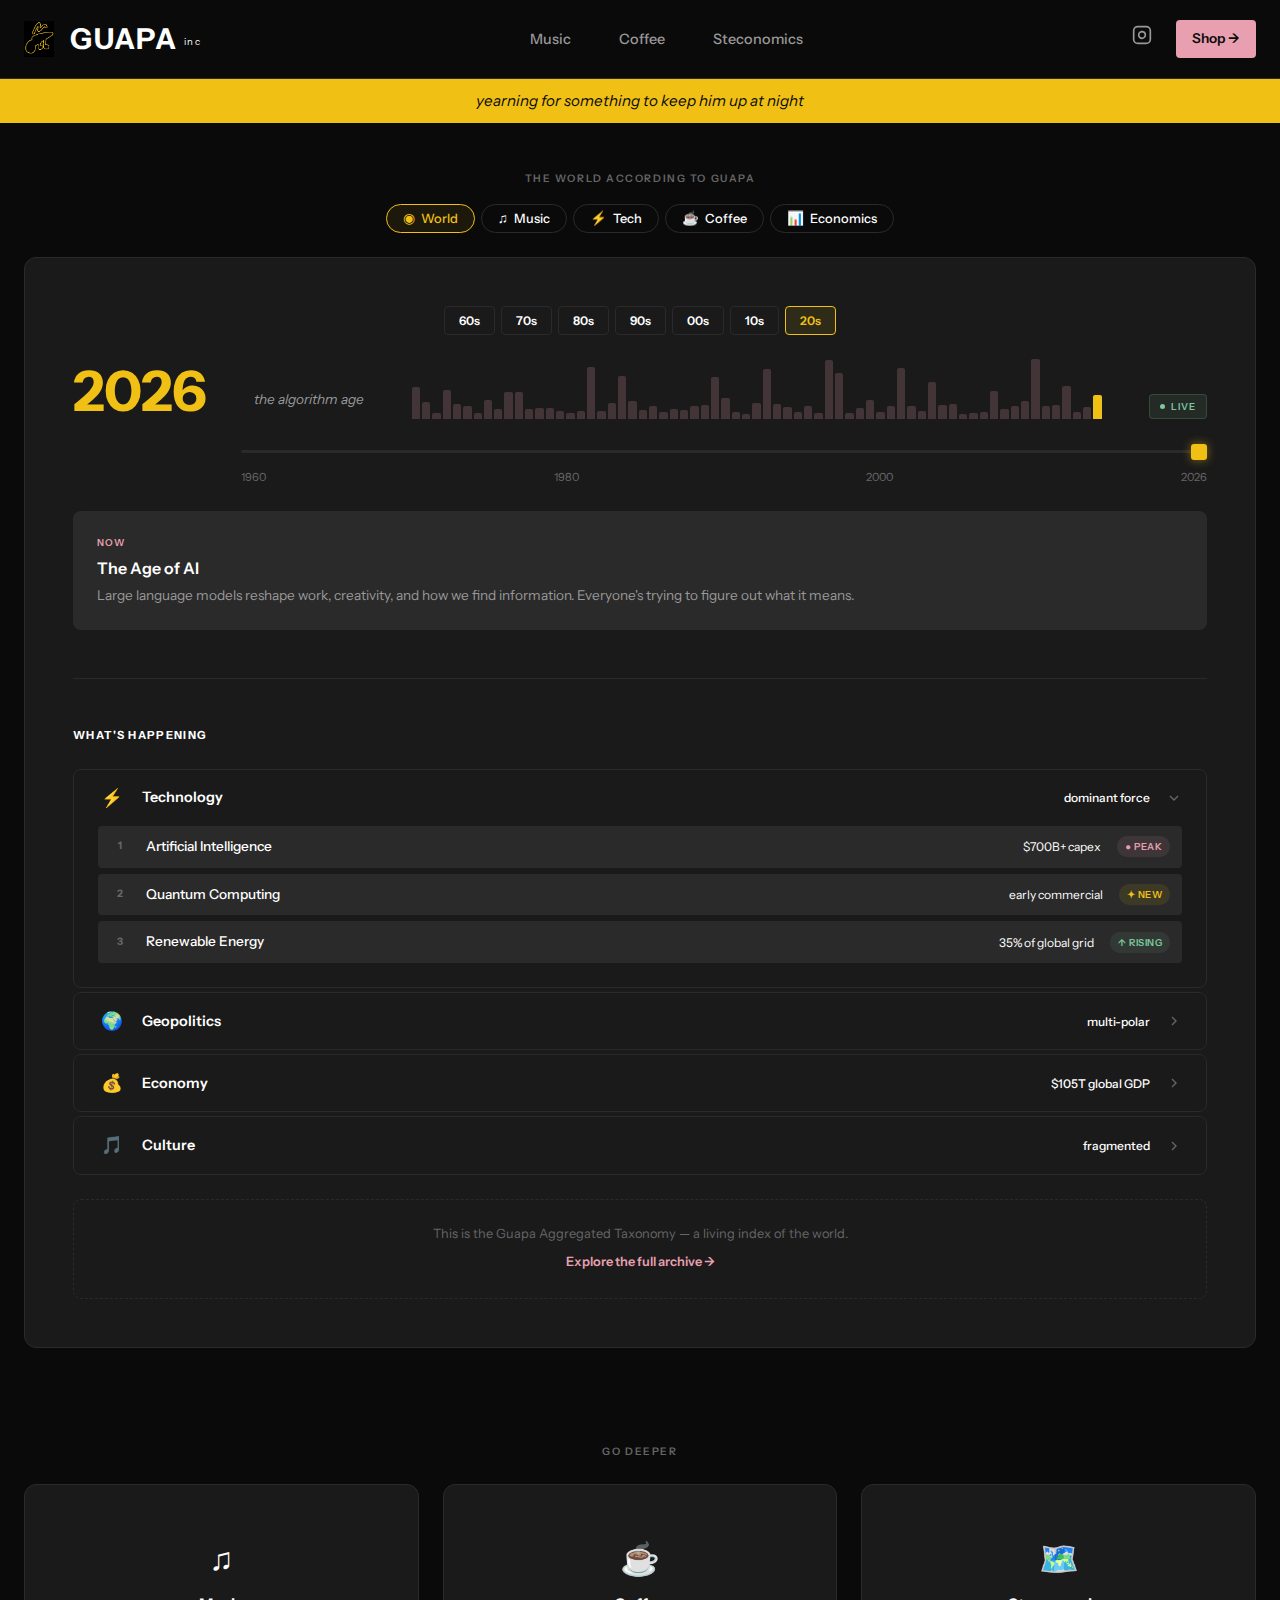
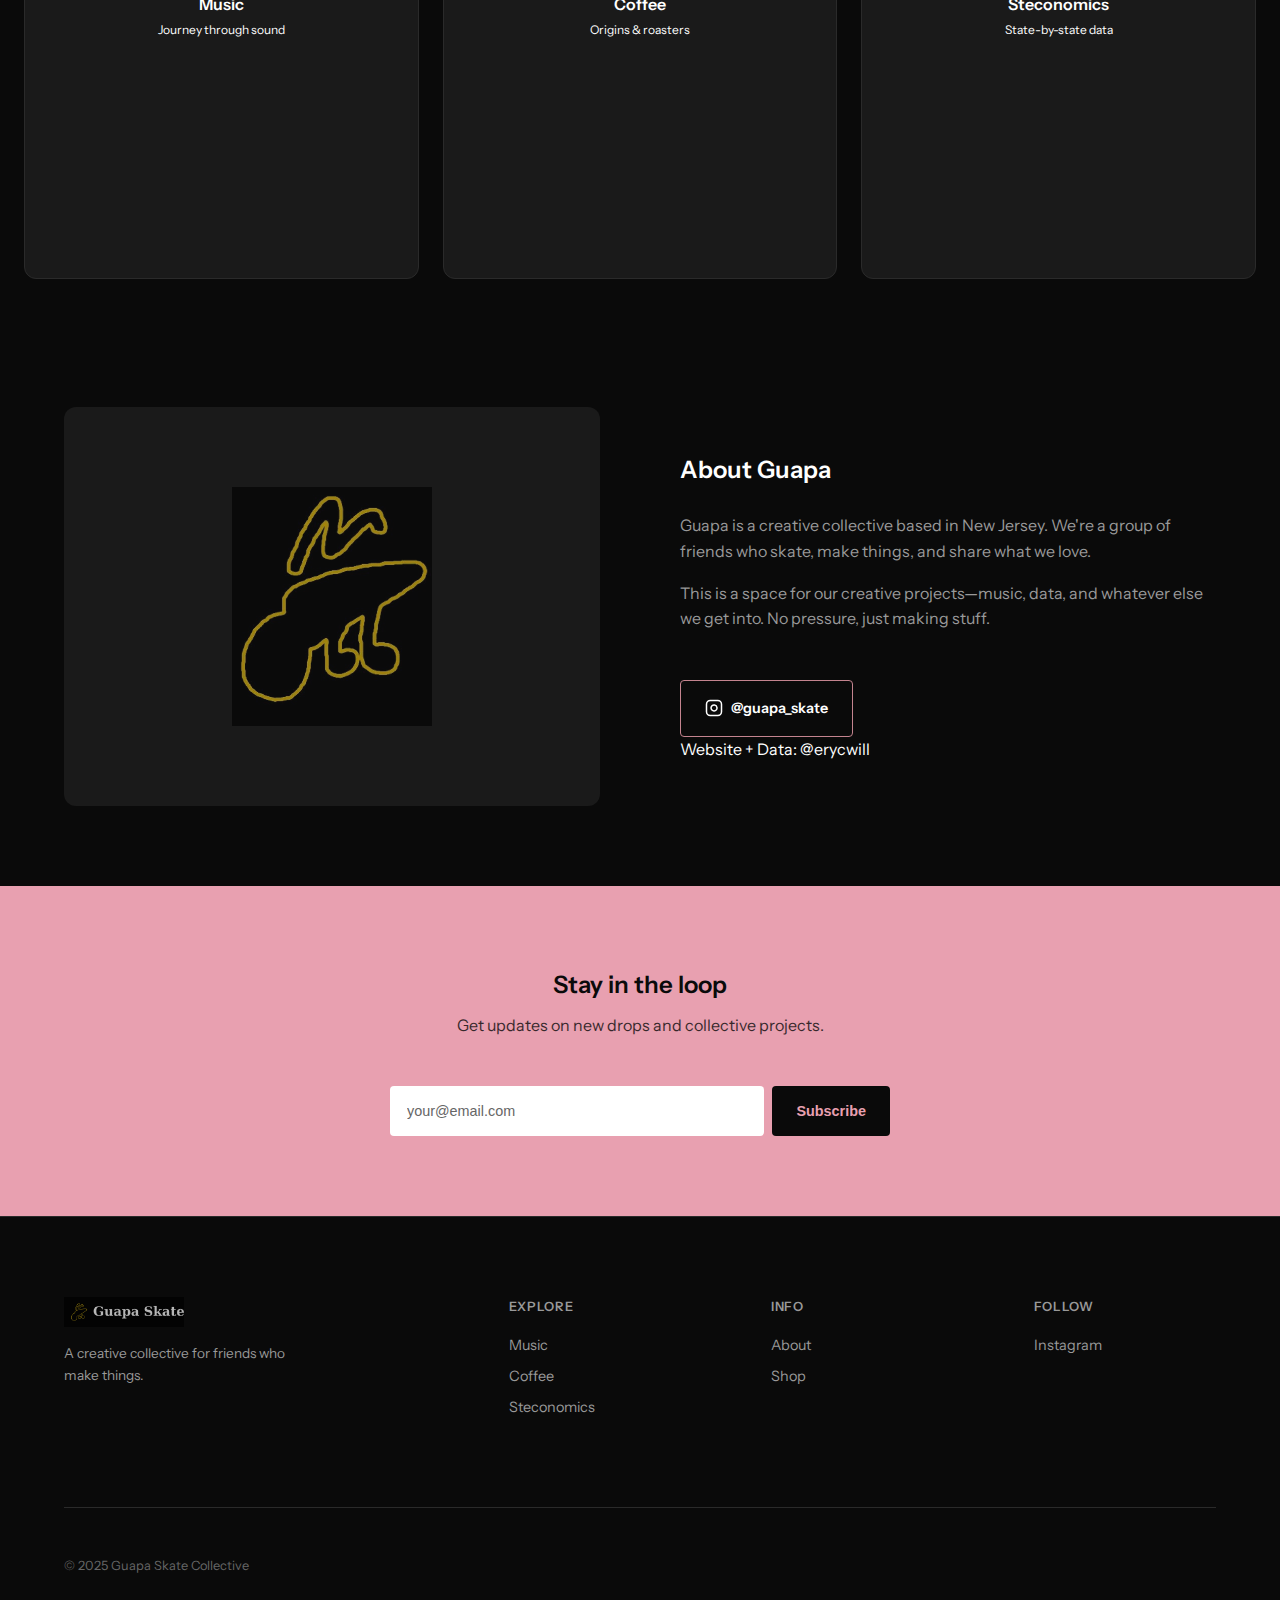
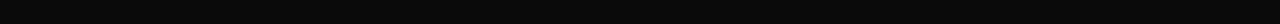
<file: index.html>
<!DOCTYPE html>
<html lang="en">
<head>
    <meta charset="UTF-8">
    <meta name="viewport" content="width=device-width, initial-scale=1.0">
    <title>Guapa | Creative Collective</title>
    <link rel="icon" type="image/x-icon" href="favicon.ico">
    <link rel="stylesheet" href="styles.css">
    <link rel="preconnect" href="https://fonts.googleapis.com">
    <link rel="preconnect" href="https://fonts.gstatic.com" crossorigin>
    <link href="https://fonts.googleapis.com/css2?family=Instrument+Sans:wght@400;500;600;700&family=Newsreader:ital,wght@0,400;1,400&display=swap" rel="stylesheet">
    <style>
        /* Yellow Banner */
        .top-banner {
            background: var(--yellow);
            color: var(--black);
            text-align: center;
            padding: 10px var(--space-md);
            font-family: var(--font-accent);
            font-style: italic;
            font-size: 0.95rem;
        }

        /* Dashboard Hero */
        .dashboard-hero {
            padding: var(--space-lg) var(--space-md);
            max-width: 1400px;
            margin: 0 auto;
        }

        .dashboard-label {
            font-size: 0.65rem;
            font-weight: 600;
            text-transform: uppercase;
            letter-spacing: 0.15em;
            color: var(--gray-600);
            text-align: center;
            margin-bottom: var(--space-sm);
            transition: color 0.3s ease;
        }

        /* ====== LENS SELECTOR ====== */
        .lens-selector {
            display: flex;
            align-items: center;
            justify-content: center;
            gap: 6px;
            margin-bottom: var(--space-md);
            flex-wrap: wrap;
        }

        .lens-btn {
            padding: 6px 16px;
            background: transparent;
            border: 1px solid var(--gray-800);
            border-radius: 20px;
            color: var(--gray-500);
            font-family: var(--font-main);
            font-size: 0.8rem;
            font-weight: 500;
            cursor: pointer;
            transition: all 0.25s ease;
            display: flex;
            align-items: center;
            gap: 6px;
        }

        .lens-btn:hover {
            border-color: var(--gray-600);
            color: var(--white);
        }

        .lens-btn.active {
            border-color: var(--yellow);
            background: rgba(240, 192, 20, 0.08);
            color: var(--yellow);
        }

        .lens-btn .lens-icon {
            font-size: 0.85rem;
            line-height: 1;
        }

        /* Timeline Section */
        .world-timeline {
            background: var(--gray-900);
            border: 1px solid var(--gray-800);
            border-radius: var(--radius-lg);
            padding: var(--space-lg);
            transition: border-color 0.4s ease;
        }

        .timeline-header {
            display: flex;
            align-items: flex-end;
            gap: var(--space-lg);
            margin-bottom: var(--space-sm);
        }

        .year-display h2 {
            font-size: 3.5rem;
            font-weight: 700;
            color: var(--yellow);
            letter-spacing: -0.02em;
            line-height: 1;
            min-width: 120px;
            transition: color 0.3s ease;
        }

        .year-vibe {
            font-size: 0.85rem;
            color: var(--gray-400);
            font-style: italic;
            padding-bottom: 8px;
        }

        .live-badge {
            display: inline-flex;
            align-items: center;
            gap: 6px;
            font-size: 0.6rem;
            font-weight: 600;
            text-transform: uppercase;
            letter-spacing: 0.1em;
            color: #7ec89b;
            background: rgba(126, 200, 155, 0.1);
            padding: 4px 10px;
            border-radius: var(--radius-sm);
            border: 1px solid rgba(126, 200, 155, 0.2);
            margin-left: auto;
        }

        .live-badge.hidden { visibility: hidden; }

        .live-dot {
            width: 5px;
            height: 5px;
            background: #7ec89b;
            border-radius: 50%;
            animation: pulse 2s ease-in-out infinite;
        }

        @keyframes pulse {
            0%, 100% { opacity: 1; }
            50% { opacity: 0.3; }
        }

        /* Event Bars */
        .event-bars {
            display: flex;
            align-items: flex-end;
            gap: 2px;
            height: 60px;
            flex: 1;
        }

        .event-bar {
            flex: 1;
            background: var(--pink);
            opacity: 0.2;
            border-radius: 2px 2px 0 0;
            min-height: 4px;
            cursor: pointer;
            transition: all 0.2s;
        }

        .event-bar:hover {
            opacity: 0.5;
        }

        .event-bar.active {
            opacity: 1;
            background: var(--yellow);
        }

        /* Slider Row */
        .slider-row {
            display: flex;
            align-items: center;
            gap: var(--space-lg);
            margin-bottom: var(--space-md);
        }

        .slider-spacer {
            min-width: 120px;
        }

        .slider-wrapper {
            flex: 1;
        }

        .year-slider {
            width: 100%;
            -webkit-appearance: none;
            height: 3px;
            background: var(--gray-800);
            outline: none;
            border-radius: 2px;
        }

        .year-slider::-webkit-slider-thumb {
            -webkit-appearance: none;
            width: 16px;
            height: 16px;
            background: var(--yellow);
            cursor: pointer;
            border-radius: 3px;
            box-shadow: 0 0 10px rgba(240, 192, 20, 0.5);
        }

        .year-slider::-moz-range-thumb {
            width: 16px;
            height: 16px;
            background: var(--yellow);
            cursor: pointer;
            border-radius: 3px;
            border: none;
        }

        .timeline-markers {
            display: flex;
            justify-content: space-between;
            margin-top: 8px;
        }

        .timeline-markers span {
            font-size: 0.7rem;
            color: var(--gray-600);
        }

        /* Decade Nav */
        .decade-nav {
            display: flex;
            gap: 6px;
            justify-content: center;
            margin-bottom: var(--space-md);
        }

        .decade-btn {
            padding: 6px 14px;
            background: transparent;
            border: 1px solid var(--gray-800);
            border-radius: var(--radius-sm);
            color: var(--gray-500);
            font-family: var(--font-main);
            font-size: 0.75rem;
            font-weight: 600;
            cursor: pointer;
            transition: all 0.2s;
        }

        .decade-btn:hover {
            border-color: var(--gray-600);
            color: var(--white);
        }

        .decade-btn.active {
            border-color: var(--yellow);
            background: rgba(240, 192, 20, 0.1);
            color: var(--yellow);
        }

        /* World Event Card */
        .world-event {
            background: var(--gray-800);
            border-radius: var(--radius-md);
            padding: var(--space-md);
            margin-top: var(--space-md);
            display: none;
        }

        .world-event.visible {
            display: block;
        }

        .event-category {
            font-size: 0.6rem;
            font-weight: 600;
            text-transform: uppercase;
            letter-spacing: 0.1em;
            color: var(--pink);
            margin-bottom: 6px;
        }

        .event-title {
            font-size: 1rem;
            font-weight: 600;
            color: var(--white);
            margin-bottom: 4px;
        }

        .event-description {
            font-size: 0.85rem;
            color: var(--gray-400);
            line-height: 1.5;
        }

        /* ====== TAXONOMY EXPLORER ====== */
        .taxonomy-explorer {
            margin-top: var(--space-lg);
            border-top: 1px solid var(--gray-800);
            padding-top: var(--space-lg);
        }

        .taxonomy-header {
            display: flex;
            align-items: baseline;
            justify-content: space-between;
            margin-bottom: var(--space-md);
        }

        .taxonomy-header h3 {
            font-size: 0.7rem;
            font-weight: 700;
            text-transform: uppercase;
            letter-spacing: 0.12em;
            color: var(--gray-500);
        }

        .taxonomy-header .year-context {
            font-size: 0.75rem;
            color: var(--gray-600);
            font-style: italic;
        }

        /* Taxonomy Tree */
        .taxonomy-tree {
            display: flex;
            flex-direction: column;
            gap: 4px;
        }

        .taxonomy-branch {
            border: 1px solid var(--gray-800);
            border-radius: var(--radius-md);
            overflow: hidden;
            transition: border-color 0.2s ease;
        }

        .taxonomy-branch:hover {
            border-color: var(--gray-600);
        }

        .branch-header {
            display: flex;
            align-items: center;
            gap: var(--space-sm);
            padding: 14px var(--space-md);
            cursor: pointer;
            background: rgba(26, 26, 26, 0.5);
            transition: background 0.2s ease;
            user-select: none;
        }

        .branch-header:hover {
            background: rgba(42, 42, 42, 0.5);
        }

        .branch-icon {
            font-size: 1.1rem;
            width: 28px;
            text-align: center;
            flex-shrink: 0;
        }

        .branch-label {
            font-size: 0.9rem;
            font-weight: 600;
            color: var(--white);
            flex: 1;
        }

        .branch-stat {
            font-size: 0.75rem;
            color: var(--gray-500);
            font-weight: 500;
        }

        .branch-chevron {
            width: 16px;
            height: 16px;
            color: var(--gray-600);
            transition: transform 0.25s ease;
            flex-shrink: 0;
        }

        .taxonomy-branch.open .branch-chevron {
            transform: rotate(90deg);
        }

        /* Branch Content */
        .branch-content {
            max-height: 0;
            overflow: hidden;
            transition: max-height 0.35s ease;
        }

        .taxonomy-branch.open .branch-content {
            max-height: 600px;
        }

        .branch-items {
            padding: 0 var(--space-md) var(--space-md);
            display: flex;
            flex-direction: column;
            gap: 6px;
        }

        .branch-item {
            display: flex;
            align-items: center;
            gap: var(--space-sm);
            padding: 10px 12px;
            background: var(--gray-800);
            border-radius: var(--radius-sm);
            transition: all 0.2s ease;
            cursor: default;
        }

        .branch-item:hover {
            background: rgba(42, 42, 42, 0.8);
        }

        .item-rank {
            font-size: 0.65rem;
            font-weight: 700;
            color: var(--gray-600);
            width: 20px;
            text-align: center;
            flex-shrink: 0;
        }

        .item-name {
            font-size: 0.85rem;
            color: var(--white);
            font-weight: 500;
            flex: 1;
        }

        .item-detail {
            font-size: 0.75rem;
            color: var(--gray-500);
        }

        .item-badge {
            font-size: 0.6rem;
            font-weight: 600;
            text-transform: uppercase;
            letter-spacing: 0.05em;
            padding: 3px 8px;
            border-radius: 10px;
            flex-shrink: 0;
        }

        .item-badge.up {
            color: #7ec89b;
            background: rgba(126, 200, 155, 0.1);
        }

        .item-badge.down {
            color: #c45a5a;
            background: rgba(196, 90, 90, 0.1);
        }

        .item-badge.new {
            color: var(--yellow);
            background: rgba(240, 192, 20, 0.1);
        }

        .item-badge.peak {
            color: var(--pink);
            background: rgba(232, 160, 176, 0.1);
        }

        /* Taxonomy empty state */
        .taxonomy-empty {
            text-align: center;
            padding: var(--space-lg);
            color: var(--gray-600);
        }

        .taxonomy-empty .empty-icon {
            font-size: 2rem;
            margin-bottom: var(--space-sm);
            opacity: 0.4;
        }

        .taxonomy-empty p {
            font-size: 0.85rem;
            max-width: 300px;
            margin: 0 auto;
            line-height: 1.5;
        }

        /* Taxonomy CTA */
        .taxonomy-cta {
            margin-top: var(--space-md);
            padding: var(--space-md);
            border: 1px dashed var(--gray-800);
            border-radius: var(--radius-md);
            text-align: center;
        }

        .taxonomy-cta p {
            font-size: 0.8rem;
            color: var(--gray-600);
            margin-bottom: 4px;
        }

        .taxonomy-cta a {
            font-size: 0.8rem;
            color: var(--pink);
            font-weight: 600;
            transition: color 0.2s;
        }

        .taxonomy-cta a:hover {
            color: var(--white);
        }

        /* ====== CATEGORY CARDS (Explore) ====== */
        .category-section {
            max-width: 1400px;
            margin: 0 auto;
            padding: var(--space-lg) var(--space-md);
        }

        .section-label {
            font-size: 0.65rem;
            font-weight: 600;
            text-transform: uppercase;
            letter-spacing: 0.15em;
            color: var(--gray-600);
            margin-bottom: var(--space-md);
            text-align: center;
        }

        .category-grid {
            display: grid;
            grid-template-columns: repeat(3, 1fr);
            gap: var(--space-md);
        }

        .category-card {
            background: var(--gray-900);
            border: 1px solid var(--gray-800);
            border-radius: var(--radius-lg);
            padding: var(--space-lg) var(--space-md);
            text-align: center;
            text-decoration: none;
            transition: all 0.3s ease;
            position: relative;
            overflow: hidden;
        }

        .category-card::before {
            content: '';
            position: absolute;
            top: 0;
            left: 0;
            right: 0;
            height: 2px;
            background: var(--pink);
            transform: scaleX(0);
            transition: transform 0.3s ease;
        }

        .category-card:hover {
            border-color: var(--gray-600);
            transform: translateY(-3px);
        }

        .category-card:hover::before {
            transform: scaleX(1);
        }

        .category-icon {
            font-size: 2rem;
            margin-bottom: var(--space-xs);
            display: block;
        }

        .category-card h3 {
            font-size: 1rem;
            font-weight: 600;
            color: var(--white);
            margin-bottom: 2px;
        }

        .category-card p {
            font-size: 0.75rem;
            color: var(--gray-500);
        }

        /* ====== LENS-SPECIFIC ACCENT COLORS ====== */
        [data-lens="music"] .year-display h2 { color: var(--pink); }
        [data-lens="music"] .event-bar.active { background: var(--pink); }
        [data-lens="music"] .year-slider::-webkit-slider-thumb { background: var(--pink); box-shadow: 0 0 10px rgba(232, 160, 176, 0.5); }
        [data-lens="music"] .decade-btn.active { border-color: var(--pink); background: rgba(232, 160, 176, 0.1); color: var(--pink); }
        [data-lens="music"] .lens-btn.active { border-color: var(--pink); background: rgba(232, 160, 176, 0.08); color: var(--pink); }

        [data-lens="tech"] .year-display h2 { color: #6ab0e8; }
        [data-lens="tech"] .event-bar.active { background: #6ab0e8; }
        [data-lens="tech"] .year-slider::-webkit-slider-thumb { background: #6ab0e8; box-shadow: 0 0 10px rgba(106, 176, 232, 0.5); }
        [data-lens="tech"] .decade-btn.active { border-color: #6ab0e8; background: rgba(106, 176, 232, 0.1); color: #6ab0e8; }
        [data-lens="tech"] .lens-btn.active { border-color: #6ab0e8; background: rgba(106, 176, 232, 0.08); color: #6ab0e8; }

        [data-lens="coffee"] .year-display h2 { color: #c89b6a; }
        [data-lens="coffee"] .event-bar.active { background: #c89b6a; }
        [data-lens="coffee"] .year-slider::-webkit-slider-thumb { background: #c89b6a; box-shadow: 0 0 10px rgba(200, 155, 106, 0.5); }
        [data-lens="coffee"] .decade-btn.active { border-color: #c89b6a; background: rgba(200, 155, 106, 0.1); color: #c89b6a; }
        [data-lens="coffee"] .lens-btn.active { border-color: #c89b6a; background: rgba(200, 155, 106, 0.08); color: #c89b6a; }

        [data-lens="economics"] .year-display h2 { color: #7ec89b; }
        [data-lens="economics"] .event-bar.active { background: #7ec89b; }
        [data-lens="economics"] .year-slider::-webkit-slider-thumb { background: #7ec89b; box-shadow: 0 0 10px rgba(126, 200, 155, 0.5); }
        [data-lens="economics"] .decade-btn.active { border-color: #7ec89b; background: rgba(126, 200, 155, 0.1); color: #7ec89b; }
        [data-lens="economics"] .lens-btn.active { border-color: #7ec89b; background: rgba(126, 200, 155, 0.08); color: #7ec89b; }

        /* Responsive */
        @media (max-width: 900px) {
            .category-grid { grid-template-columns: repeat(2, 1fr); }
        }

        @media (max-width: 600px) {
            .category-grid { grid-template-columns: repeat(2, 1fr); }
            .timeline-header { flex-direction: column; align-items: flex-start; gap: var(--space-sm); }
            .year-display h2 { font-size: 2.5rem; }
            .slider-row { flex-direction: column; gap: var(--space-sm); }
            .slider-spacer { display: none; }
            .decade-nav { flex-wrap: wrap; }
            .live-badge { margin-left: 0; }
            .lens-selector { gap: 4px; }
            .lens-btn { padding: 5px 12px; font-size: 0.75rem; }
        }
    </style>
</head>
<body>
    <!-- Navigation -->
    <nav class="nav">
        <a href="#" class="nav-logo">
            <img src="guapa_logo_dark.png" alt="Guapa" class="logo-img">
            <span class="logo-text" style="font-size: 1.8rem;">GUAPA <span style="font-size: 0.6rem; font-weight: 400; vertical-align: middle;">inc</span></span>
        </a>
        
        <div class="nav-links">
            <a href="music.html">Music</a>
            <a href="coffee.html">Coffee</a>
            <a href="steconomics.html">Steconomics</a>
        </div>

        <div class="nav-actions">
            <a href="https://instagram.com/guapa_skate" target="_blank" rel="noopener" class="nav-social">
                <svg width="20" height="20" viewBox="0 0 24 24" fill="none" stroke="currentColor" stroke-width="2">
                    <rect x="2" y="2" width="20" height="20" rx="5" ry="5"></rect>
                    <path d="M16 11.37A4 4 0 1 1 12.63 8 4 4 0 0 1 16 11.37z"></path>
                    <line x1="17.5" y1="6.5" x2="17.51" y2="6.5"></line>
                </svg>
            </a>
            <a href="shop.html" class="nav-cart">Shop →</a>
        </div>

        <button class="nav-toggle" aria-label="Toggle menu">
            <span></span>
            <span></span>
        </button>
    </nav>

    <!-- Yellow Banner -->
    <div class="top-banner">
        yearning for something to keep him up at night
    </div>

    <main>
        <!-- Dashboard Hero -->
        <section class="dashboard-hero">
            <p class="dashboard-label" id="dashboardLabel">The World According to Guapa</p>

            <!-- Lens Selector -->
            <div class="lens-selector">
                <button class="lens-btn active" data-lens="world">
                    <span class="lens-icon">◉</span> World
                </button>
                <button class="lens-btn" data-lens="music">
                    <span class="lens-icon">♫</span> Music
                </button>
                <button class="lens-btn" data-lens="tech">
                    <span class="lens-icon">⚡</span> Tech
                </button>
                <button class="lens-btn" data-lens="coffee">
                    <span class="lens-icon">☕</span> Coffee
                </button>
                <button class="lens-btn" data-lens="economics">
                    <span class="lens-icon">📊</span> Economics
                </button>
            </div>
            
            <div class="world-timeline" id="worldTimeline">
                <!-- Decade Nav -->
                <nav class="decade-nav">
                    <button class="decade-btn" data-year="1960">60s</button>
                    <button class="decade-btn" data-year="1970">70s</button>
                    <button class="decade-btn" data-year="1980">80s</button>
                    <button class="decade-btn" data-year="1990">90s</button>
                    <button class="decade-btn" data-year="2000">00s</button>
                    <button class="decade-btn" data-year="2010">10s</button>
                    <button class="decade-btn active" data-year="2020">20s</button>
                </nav>

                <!-- Year + Event Bars -->
                <div class="timeline-header">
                    <div class="year-display">
                        <h2 id="currentYear">2026</h2>
                    </div>
                    <div class="year-vibe" id="yearVibe">the algorithm age</div>
                    <div class="event-bars" id="eventBars"></div>
                    <span class="live-badge" id="liveBadge">
                        <span class="live-dot"></span>
                        Live
                    </span>
                </div>

                <!-- Slider -->
                <div class="slider-row">
                    <div class="slider-spacer"></div>
                    <div class="slider-wrapper">
                        <input type="range" class="year-slider" id="yearSlider" min="1960" max="2026" value="2026">
                        <div class="timeline-markers">
                            <span>1960</span>
                            <span>1980</span>
                            <span>2000</span>
                            <span>2026</span>
                        </div>
                    </div>
                </div>

                <!-- World Event -->
                <div class="world-event visible" id="worldEvent">
                    <div class="event-category" id="eventCategory">Now</div>
                    <div class="event-title" id="eventTitle">The Age of AI</div>
                    <div class="event-description" id="eventDesc">Large language models reshape work, creativity, and how we find information. Everyone's trying to figure out what it means.</div>
                </div>

                <!-- Taxonomy Explorer -->
                <div class="taxonomy-explorer" id="taxonomyExplorer">
                    <div class="taxonomy-header">
                        <h3 id="taxonomyTitle">What's Happening</h3>
                        <span class="year-context" id="taxonomyContext"></span>
                    </div>
                    <div class="taxonomy-tree" id="taxonomyTree">
                        <!-- Dynamically populated -->
                    </div>
                    <div class="taxonomy-cta">
                        <p>This is the Guapa Aggregated Taxonomy — a living index of the world.</p>
                        <a href="#">Explore the full archive →</a>
                    </div>
                </div>
            </div>
        </section>

        <!-- Category Cards -->
        <section class="category-section">
            <p class="section-label">Go Deeper</p>
            <div class="category-grid">
                <a href="music.html" class="category-card">
                    <span class="category-icon">♫</span>
                    <h3>Music</h3>
                    <p>Journey through sound</p>
                </a>
                <a href="coffee.html" class="category-card">
                    <span class="category-icon">☕</span>
                    <h3>Coffee</h3>
                    <p>Origins & roasters</p>
                </a>
                <a href="steconomics.html" class="category-card">
                    <span class="category-icon">🗺️</span>
                    <h3>Steconomics</h3>
                    <p>State-by-state data</p>
                </a>
            </div>
        </section>

        <!-- About Section -->
        <section id="about" class="about">
            <div class="container">
                <div class="about-grid">
                    <div class="about-image">
                        <img src="guapa_logo_dark.png" alt="Guapa Skate" class="about-logo">
                    </div>
                    <div class="about-content">
                        <h2>About Guapa</h2>
                        <p>Guapa is a creative collective based in New Jersey. We're a group of friends who skate, make things, and share what we love.</p>
                        <p>This is a space for our creative projects—music, data, and whatever else we get into. No pressure, just making stuff.</p>
                        <div class="about-links">
                            <a href="https://instagram.com/guapa_skate" target="_blank" rel="noopener" class="btn btn-outline">
                                <svg width="18" height="18" viewBox="0 0 24 24" fill="none" stroke="currentColor" stroke-width="2">
                                    <rect x="2" y="2" width="20" height="20" rx="5" ry="5"></rect>
                                    <path d="M16 11.37A4 4 0 1 1 12.63 8 4 4 0 0 1 16 11.37z"></path>
                                    <line x1="17.5" y1="6.5" x2="17.51" y2="6.5"></line>
                                </svg>
                                @guapa_skate
                            </a>
                            <div class="about-sub-links">
                                <a href="https://www.instagram.com/erycwill/" target="_blank" rel="noopener">Website + Data: @erycwill</a>
                            </div>
                        </div>
                    </div>
                </div>
            </div>
        </section>

        <!-- Newsletter -->
        <section class="newsletter">
            <div class="container">
                <div class="newsletter-content">
                    <h2>Stay in the loop</h2>
                    <p>Get updates on new drops and collective projects.</p>
                    <form class="newsletter-form" onsubmit="return false;">
                        <input type="email" placeholder="your@email.com" required>
                        <button type="submit" class="btn btn-primary">Subscribe</button>
                    </form>
                </div>
            </div>
        </section>
    </main>

    <!-- Footer -->
    <footer class="footer">
        <div class="container">
            <div class="footer-grid">
                <div class="footer-brand">
                    <img src="lockup_light.png" alt="Guapa Skate" class="footer-logo">
                    <p>A creative collective for friends who make things.</p>
                </div>
                <div class="footer-links">
                    <h4>Explore</h4>
                    <a href="music.html">Music</a>
                    <a href="coffee.html">Coffee</a>
                    <a href="steconomics.html">Steconomics</a>
                </div>
                <div class="footer-links">
                    <h4>Info</h4>
                    <a href="#about">About</a>
                    <a href="shop.html">Shop</a>
                </div>
                <div class="footer-links">
                    <h4>Follow</h4>
                    <a href="https://instagram.com/guapa_skate" target="_blank" rel="noopener">Instagram</a>
                </div>
            </div>
            <div class="footer-bottom">
                <p>© 2025 Guapa Skate Collective</p>
            </div>
        </div>
    </footer>

    <script>
        // Mobile nav toggle
        const navToggle = document.querySelector('.nav-toggle');
        const navLinks = document.querySelector('.nav-links');
        
        navToggle.addEventListener('click', () => {
            navLinks.classList.toggle('nav-links--open');
            navToggle.classList.toggle('nav-toggle--open');
        });

        // Smooth scroll
        document.querySelectorAll('a[href^="#"]').forEach(anchor => {
            anchor.addEventListener('click', function (e) {
                e.preventDefault();
                const target = document.querySelector(this.getAttribute('href'));
                if (target) {
                    target.scrollIntoView({ behavior: 'smooth' });
                    navLinks.classList.remove('nav-links--open');
                    navToggle.classList.remove('nav-toggle--open');
                }
            });
        });

        // ============================================
        // CORE STATE
        // ============================================
        const MIN_YEAR = 1960;
        const MAX_YEAR = 2026;
        let currentLens = 'world';
        let currentYear = 2026;

        // ============================================
        // LENS LABELS
        // ============================================
        const lensLabels = {
            world: 'The World According to Guapa',
            music: 'The World of Music',
            tech: 'The World of Tech',
            coffee: 'The World of Coffee',
            economics: 'The World of Economics'
        };

        // ============================================
        // TIMELINE DATA PER LENS
        // ============================================
        const lensData = {
            world: {
                1960: { vibe: 'the space race begins', event: { cat: 'Space', title: 'The Final Frontier', desc: 'JFK promises the moon. The Cold War goes orbital. Everything feels possible and terrifying.' } },
                1963: { vibe: 'innocence lost', event: { cat: 'History', title: 'Dallas, November', desc: 'Kennedy assassinated. The 60s take a dark turn. Nothing feels safe anymore.' } },
                1969: { vibe: 'one giant leap', event: { cat: 'Space', title: 'Moon Landing', desc: 'Armstrong walks on the moon. 600 million people watch. Humanity\'s greatest flex.' } },
                1970: { vibe: 'the hangover decade', event: { cat: 'Culture', title: 'Post-60s Reality', desc: 'Vietnam drags on. Watergate looms. The optimism fades into disco and malaise.' } },
                1977: { vibe: 'a new hope', event: { cat: 'Culture', title: 'Star Wars', desc: 'George Lucas creates a universe. Blockbusters are born. Escapism becomes an industry.' } },
                1980: { vibe: 'morning in america', event: { cat: 'Politics', title: 'Reagan Era Begins', desc: 'Conservative revolution. MTV launches. Greed is good. The 80s arrive in neon.' } },
                1989: { vibe: 'walls come down', event: { cat: 'History', title: 'Berlin Wall Falls', desc: 'Cold War ends with sledgehammers. History is over, they say. New world order.' } },
                1990: { vibe: 'the end of history?', event: { cat: 'Tech', title: 'World Wide Web', desc: 'Tim Berners-Lee invents the web. Nobody knows it yet, but everything changes.' } },
                1994: { vibe: 'grunge and apathy', event: { cat: 'Culture', title: 'Cobain\'s Last Year', desc: 'Generation X peaks. Nirvana ends. The internet starts creeping into homes.' } },
                2000: { vibe: 'y2k survived', event: { cat: 'Tech', title: 'Dot-Com Bubble', desc: 'The millennium bug was nothing. The real crash is coming. Napster changes music forever.' } },
                2001: { vibe: 'everything changed', event: { cat: 'History', title: 'September 11', desc: 'The towers fall. The 21st century actually begins. Security theater forever.' } },
                2007: { vibe: 'the world in your pocket', event: { cat: 'Tech', title: 'iPhone Launches', desc: 'Steve Jobs reveals the future. Smartphones consume everything. Attention becomes currency.' } },
                2010: { vibe: 'the social era', event: { cat: 'Tech', title: 'Social Media Dominates', desc: 'Facebook hits 500M users. Twitter drives news. Everyone becomes a broadcaster.' } },
                2016: { vibe: 'post-truth arrives', event: { cat: 'Politics', title: 'Brexit & Trump', desc: 'Populism surges. Algorithms radicalize. Reality becomes negotiable.' } },
                2020: { vibe: 'the great pause', event: { cat: 'History', title: 'COVID-19 Pandemic', desc: 'The world stops. Remote everything. A collective trauma we\'re still processing.' } },
                2023: { vibe: 'ai awakening', event: { cat: 'Tech', title: 'ChatGPT Moment', desc: 'AI goes mainstream. Everyone\'s job feels uncertain. The future arrives faster than expected.' } },
                2026: { vibe: 'the algorithm age', event: { cat: 'Now', title: 'The Age of AI', desc: 'Large language models reshape work, creativity, and how we find information. Everyone\'s trying to figure out what it means.' } }
            },
            music: {
                1960: { vibe: 'the birth of soul', event: { cat: 'Genre', title: 'Motown Rises', desc: 'Berry Gordy builds a hit factory in Detroit. Soul music becomes the sound of Black America and then the world.' } },
                1964: { vibe: 'the british invasion', event: { cat: 'Movement', title: 'Beatles Land in America', desc: 'Ed Sullivan. 73 million viewers. Rock and roll will never be the same. The 60s have a soundtrack.' } },
                1969: { vibe: 'three days of peace', event: { cat: 'Culture', title: 'Woodstock', desc: '400,000 people on a farm in Bethel. Hendrix plays the anthem. The counterculture gets its communion.' } },
                1973: { vibe: 'the bronx is burning', event: { cat: 'Genre', title: 'Hip-Hop Is Born', desc: 'DJ Kool Herc throws a back-to-school party at 1520 Sedgwick Ave. The breakbeat is born. Everything follows.' } },
                1977: { vibe: 'no future', event: { cat: 'Movement', title: 'Punk Explodes', desc: 'Sex Pistols. Ramones. The Clash. Three chords and the truth. DIY becomes an ethos.' } },
                1980: { vibe: 'I want my MTV', event: { cat: 'Industry', title: 'MTV Launches', desc: 'Music becomes visual. "Video Killed the Radio Star" plays first. Pop will never be the same.' } },
                1982: { vibe: 'the king of pop', event: { cat: 'Album', title: 'Thriller', desc: 'Michael Jackson sells 70 million copies. The biggest album ever. Music videos become cinema.' } },
                1991: { vibe: 'smells like teen spirit', event: { cat: 'Movement', title: 'Grunge Arrives', desc: 'Nevermind drops. Seattle is the center of the universe. Flannel replaces spandex.' } },
                1994: { vibe: 'east vs west', event: { cat: 'Genre', title: 'Hip-Hop\'s Golden Age', desc: 'Nas drops Illmatic. Biggie rises. Tupac goes platinum. The coasts are at war and the music is transcendent.' } },
                1999: { vibe: 'the napster effect', event: { cat: 'Industry', title: 'File Sharing Begins', desc: 'Napster launches. 80 million users. The music industry\'s business model starts to die.' } },
                2003: { vibe: '99 cents a song', event: { cat: 'Industry', title: 'iTunes Store Opens', desc: 'Apple sells 1 million songs in 5 days. Legal downloads save the industry. Singles > albums.' } },
                2008: { vibe: 'streaming starts', event: { cat: 'Industry', title: 'Spotify Launches', desc: 'A Swedish startup bets on streaming. The labels are skeptical. Listeners aren\'t.' } },
                2015: { vibe: 'the streaming era', event: { cat: 'Industry', title: 'Streaming Dominates', desc: 'Streaming revenue surpasses digital downloads. Drake is everywhere. Playlists replace albums.' } },
                2020: { vibe: 'bedroom pop', event: { cat: 'Culture', title: 'Pandemic Music', desc: 'Lockdown produces a wave of home recordings. TikTok becomes the new A&R. Virality is the new radio.' } },
                2026: { vibe: 'ai producers', event: { cat: 'Now', title: 'AI Meets Music', desc: 'Generative AI creates beats, masters tracks, and writes hooks. The definition of "artist" is being renegotiated in real time.' } }
            },
            tech: {
                1960: { vibe: 'mainframe era', event: { cat: 'Computing', title: 'IBM Dominates', desc: 'Mainframes fill entire rooms. Computing is for corporations and governments. IBM is the whole market.' } },
                1971: { vibe: 'the chip', event: { cat: 'Hardware', title: 'Intel 4004', desc: 'The first commercial microprocessor. 2,300 transistors. The seed of everything that follows.' } },
                1976: { vibe: 'garage revolution', event: { cat: 'Company', title: 'Apple Founded', desc: 'Two Steves in a garage. The Apple I is hand-built. Personal computing starts here.' } },
                1981: { vibe: 'the PC era', event: { cat: 'Hardware', title: 'IBM PC Launches', desc: 'IBM legitimizes personal computers. Microsoft provides DOS. The enterprise adopts PCs.' } },
                1990: { vibe: 'the web is born', event: { cat: 'Internet', title: 'World Wide Web', desc: 'Tim Berners-Lee writes HTTP, HTML, and the first browser. The internet gets a user interface.' } },
                1994: { vibe: 'everyone online', event: { cat: 'Internet', title: 'Netscape & Amazon', desc: 'Netscape makes the web accessible. Amazon sells its first book. E-commerce begins.' } },
                1998: { vibe: 'search everything', event: { cat: 'Company', title: 'Google Founded', desc: 'Two Stanford PhDs organize the world\'s information. PageRank changes how we find things.' } },
                2004: { vibe: 'the social web', event: { cat: 'Company', title: 'Facebook Launches', desc: 'A Harvard dorm room project becomes the social graph. Web 2.0 is about people, not pages.' } },
                2007: { vibe: 'everything is mobile', event: { cat: 'Hardware', title: 'iPhone', desc: 'Steve Jobs: "An iPod, a phone, and an internet communicator." Smartphones eat the world.' } },
                2010: { vibe: 'cloud takes over', event: { cat: 'Infrastructure', title: 'AWS Scales', desc: 'Amazon\'s cloud business becomes the backbone of the internet. Startups don\'t need servers anymore.' } },
                2016: { vibe: 'AI winter ends', event: { cat: 'AI', title: 'DeepMind Beats Go', desc: 'AlphaGo defeats Lee Sedol. Deep learning works. The AI race begins in earnest.' } },
                2020: { vibe: 'remote everything', event: { cat: 'Culture', title: 'The Great Digitization', desc: 'COVID forces everything online. Zoom, Slack, and cloud become essential infrastructure overnight.' } },
                2023: { vibe: 'the GPT moment', event: { cat: 'AI', title: 'ChatGPT & LLMs', desc: 'OpenAI\'s ChatGPT reaches 100M users in 2 months. Every company pivots to AI. The gold rush begins.' } },
                2025: { vibe: 'the capex supercycle', event: { cat: 'Industry', title: '$200B AI Infrastructure', desc: 'Amazon commits $200B in capex. Alphabet $175B. The GPU buildout rivals the 1990s telecom boom.' } },
                2026: { vibe: 'agents everywhere', event: { cat: 'Now', title: 'Agentic AI', desc: 'AI agents write code, manage workflows, and make decisions. The line between tool and coworker blurs.' } }
            },
            coffee: {
                1960: { vibe: 'instant everything', event: { cat: 'Industry', title: 'First Wave Coffee', desc: 'Folgers and Maxwell House dominate American kitchens. Coffee is a commodity, not an experience.' } },
                1966: { vibe: 'a dutch import', event: { cat: 'Company', title: 'Peet\'s Opens', desc: 'Alfred Peet opens a shop in Berkeley selling fresh-roasted, dark beans. He teaches America what coffee can be.' } },
                1971: { vibe: 'pike place', event: { cat: 'Company', title: 'Starbucks Founded', desc: 'Three Peet\'s customers open a bean shop in Seattle\'s Pike Place Market. They just want to sell good beans.' } },
                1982: { vibe: 'the espresso epiphany', event: { cat: 'Company', title: 'Howard Schultz Joins Starbucks', desc: 'Schultz visits Milan, sees espresso bars everywhere, and knows this is the future. Starbucks transforms.' } },
                1990: { vibe: 'second wave crests', event: { cat: 'Movement', title: 'Second Wave Coffee', desc: 'Starbucks goes national. Espresso drinks go mainstream. Coffee becomes a lifestyle, not just caffeine.' } },
                2002: { vibe: 'the origin matters', event: { cat: 'Movement', title: 'Third Wave Begins', desc: 'Trish Skeie coins "third wave." Coffee treated like wine — terroir, processing, single origins matter.' } },
                2005: { vibe: 'pour it over', event: { cat: 'Method', title: 'Pour-Over Revival', desc: 'Intelligentsia, Stumptown, Counter Culture lead the charge. Manual brewing methods return. The barista is an artisan.' } },
                2010: { vibe: 'direct trade', event: { cat: 'Industry', title: 'Farm-to-Cup Movement', desc: 'Roasters build direct relationships with farmers. Transparency in sourcing becomes a selling point.' } },
                2015: { vibe: 'light roast revolution', event: { cat: 'Trend', title: 'Specialty Goes Mainstream', desc: 'Light roasts and natural processing go mainstream. Cold brew is everywhere. Blue Bottle sells to Nestlé.' } },
                2020: { vibe: 'home brewing boom', event: { cat: 'Culture', title: 'Pandemic Home Coffee', desc: 'Lockdowns turn everyone into a home barista. Grinder sales skyrocket. James Hoffmann is everyone\'s teacher.' } },
                2026: { vibe: 'precision and access', event: { cat: 'Now', title: 'AI-Optimized Extraction', desc: 'Smart grinders dial in recipes automatically. Climate change threatens high-altitude arabica. The fourth wave is about preservation.' } }
            },
            economics: {
                1960: { vibe: 'post-war prosperity', event: { cat: 'Growth', title: 'The Golden Age', desc: 'US GDP growth averaging 4%+. The middle class expands. Manufacturing is king. Unions are strong.' } },
                1971: { vibe: 'the gold window closes', event: { cat: 'Monetary', title: 'Nixon Ends Gold Standard', desc: 'Bretton Woods collapses. The dollar floats freely. Modern monetary policy begins.' } },
                1973: { vibe: 'oil shock', event: { cat: 'Crisis', title: 'OPEC Embargo', desc: 'Arab oil embargo quadruples prices. Gas lines. Stagflation. The post-war boom is over.' } },
                1980: { vibe: 'volcker shock', event: { cat: 'Monetary', title: 'Interest Rates Hit 20%', desc: 'Paul Volcker crushes inflation with brutal rate hikes. Recession follows. The cure works.' } },
                1987: { vibe: 'black monday', event: { cat: 'Markets', title: 'Market Crash', desc: 'Dow drops 22.6% in a single day. Program trading gets blamed. Markets recover. Lessons are ignored.' } },
                1999: { vibe: 'irrational exuberance', event: { cat: 'Markets', title: 'Dot-Com Peak', desc: 'Pets.com is worth billions. Day trading is a hobby. Greenspan warned you but nobody listened.' } },
                2001: { vibe: 'the bubble pops', event: { cat: 'Crisis', title: 'Dot-Com Bust', desc: 'NASDAQ loses 78% from peak. Trillions evaporate. Silicon Valley goes quiet. For a while.' } },
                2008: { vibe: 'the great recession', event: { cat: 'Crisis', title: 'Financial Crisis', desc: 'Lehman collapses. Housing market implodes. The global financial system nearly dies. Bailouts follow.' } },
                2010: { vibe: 'quantitative easing', event: { cat: 'Monetary', title: 'The Fed Goes Big', desc: 'Zero interest rates. Trillions in QE. Asset prices soar. The recovery is real but uneven.' } },
                2020: { vibe: 'money printer go brrr', event: { cat: 'Monetary', title: 'Pandemic Stimulus', desc: '$5 trillion in fiscal stimulus. Fed balance sheet explodes. Inflation is coming. Nobody believes it yet.' } },
                2022: { vibe: 'inflation arrives', event: { cat: 'Monetary', title: 'Rate Hikes Begin', desc: 'CPI hits 9.1%. The Fed hikes aggressively. Mortgage rates double. The era of free money ends.' } },
                2025: { vibe: 'the AI economy', event: { cat: 'Industry', title: 'Capex Supercycle', desc: 'Tech companies commit $700B+ to AI infrastructure. GDP growth driven by AI investment. Are we building the future or a bubble?' } },
                2026: { vibe: 'divergence', event: { cat: 'Now', title: 'Two-Speed Economy', desc: 'AI-enabled sectors boom. Traditional sectors lag. The labor market is transforming faster than policy can adapt.' } }
            }
        };

        // ============================================
        // TAXONOMY DATA PER LENS
        // ============================================
        const taxonomyData = {
            world: {
                2026: [
                    { icon: '⚡', label: 'Technology', stat: 'dominant force', items: [
                        { name: 'Artificial Intelligence', detail: '$700B+ capex', badge: 'peak', rank: 1 },
                        { name: 'Quantum Computing', detail: 'early commercial', badge: 'new', rank: 2 },
                        { name: 'Renewable Energy', detail: '35% of global grid', badge: 'up', rank: 3 },
                    ]},
                    { icon: '🌍', label: 'Geopolitics', stat: 'multi-polar', items: [
                        { name: 'US-China Tech Cold War', detail: 'chip export controls', badge: 'peak', rank: 1 },
                        { name: 'EU Digital Sovereignty', detail: 'AI Act enforced', badge: 'new', rank: 2 },
                        { name: 'BRICS Expansion', detail: '10 member states', badge: 'up', rank: 3 },
                    ]},
                    { icon: '💰', label: 'Economy', stat: '$105T global GDP', items: [
                        { name: 'AI Infrastructure Boom', detail: 'largest capex cycle ever', badge: 'peak', rank: 1 },
                        { name: 'US Debt', detail: '$36T+', badge: 'up', rank: 2 },
                        { name: 'Interest Rates', detail: 'elevated plateau', badge: 'down', rank: 3 },
                    ]},
                    { icon: '🎵', label: 'Culture', stat: 'fragmented', items: [
                        { name: 'AI-Generated Content', detail: '30% of media', badge: 'new', rank: 1 },
                        { name: 'Streaming Wars', detail: 'consolidation era', badge: 'down', rank: 2 },
                        { name: 'Short-Form Video', detail: 'TikTok + Reels', badge: 'peak', rank: 3 },
                    ]}
                ],
                2023: [
                    { icon: '⚡', label: 'Technology', stat: 'AI breakout', items: [
                        { name: 'ChatGPT / LLMs', detail: '100M users in 2 months', badge: 'new', rank: 1 },
                        { name: 'Generative AI', detail: 'images, code, text', badge: 'new', rank: 2 },
                        { name: 'Cloud Computing', detail: '$500B market', badge: 'up', rank: 3 },
                    ]},
                    { icon: '💰', label: 'Economy', stat: 'soft landing?', items: [
                        { name: 'Inflation Cooling', detail: 'CPI dropping to 3%', badge: 'down', rank: 1 },
                        { name: 'Tech Layoffs', detail: '260K+ jobs cut', badge: 'down', rank: 2 },
                        { name: 'Housing Frozen', detail: '7%+ mortgage rates', badge: 'down', rank: 3 },
                    ]}
                ],
                2020: [
                    { icon: '🦠', label: 'Pandemic', stat: 'global crisis', items: [
                        { name: 'COVID-19', detail: '6M+ deaths worldwide', badge: 'peak', rank: 1 },
                        { name: 'Vaccine Development', detail: 'mRNA breakthrough', badge: 'new', rank: 2 },
                        { name: 'Remote Work', detail: 'permanent shift', badge: 'new', rank: 3 },
                    ]},
                    { icon: '💰', label: 'Economy', stat: 'stimulus era', items: [
                        { name: 'Fed Balance Sheet', detail: '$8.9T', badge: 'up', rank: 1 },
                        { name: 'Stimulus Checks', detail: '$5T fiscal response', badge: 'new', rank: 2 },
                        { name: 'Stock Market', detail: 'V-shaped recovery', badge: 'up', rank: 3 },
                    ]}
                ],
                2007: [
                    { icon: '📱', label: 'Technology', stat: 'mobile revolution', items: [
                        { name: 'iPhone', detail: 'announced Jan 9', badge: 'new', rank: 1 },
                        { name: 'Facebook', detail: '50M users', badge: 'up', rank: 2 },
                        { name: 'Twitter', detail: 'SXSW breakout', badge: 'new', rank: 3 },
                    ]},
                    { icon: '💰', label: 'Economy', stat: 'peak before crash', items: [
                        { name: 'Housing Bubble', detail: 'subprime cracks showing', badge: 'peak', rank: 1 },
                        { name: 'S&P 500', detail: 'all-time highs', badge: 'peak', rank: 2 },
                    ]}
                ],
                2000: [
                    { icon: '💻', label: 'Technology', stat: 'dot-com peak', items: [
                        { name: 'Internet Users', detail: '413M worldwide', badge: 'up', rank: 1 },
                        { name: 'Napster', detail: '80M users', badge: 'peak', rank: 2 },
                        { name: 'Y2K', detail: 'nothing happened', badge: 'down', rank: 3 },
                    ]}
                ],
                1980: [
                    { icon: '🎬', label: 'Culture', stat: 'neon decade begins', items: [
                        { name: 'MTV', detail: 'launches Aug 1, 1981', badge: 'new', rank: 1 },
                        { name: 'Reaganomics', detail: 'trickle-down theory', badge: 'new', rank: 2 },
                        { name: 'PC Revolution', detail: 'IBM PC 1981', badge: 'new', rank: 3 },
                    ]}
                ],
                1969: [
                    { icon: '🚀', label: 'Space', stat: 'the moon', items: [
                        { name: 'Apollo 11', detail: 'July 20, 1969', badge: 'peak', rank: 1 },
                        { name: 'Woodstock', detail: '400,000 attend', badge: 'peak', rank: 2 },
                        { name: 'ARPANET', detail: 'first message sent', badge: 'new', rank: 3 },
                    ]}
                ]
            },
            music: {
                2026: [
                    { icon: '🤖', label: 'AI & Production', stat: 'transforming', items: [
                        { name: 'AI Mastering Tools', detail: 'LANDR, iZotope', badge: 'peak', rank: 1 },
                        { name: 'Generative Composition', detail: 'Suno, Udio', badge: 'new', rank: 2 },
                        { name: 'Voice Cloning Debate', detail: 'legal battles ongoing', badge: 'peak', rank: 3 },
                    ]},
                    { icon: '📊', label: 'Streaming', stat: '$40B+ revenue', items: [
                        { name: 'Spotify', detail: '650M+ users', badge: 'up', rank: 1 },
                        { name: 'Apple Music', detail: 'spatial audio push', badge: 'up', rank: 2 },
                        { name: 'Vinyl Revival', detail: '$1.4B market', badge: 'up', rank: 3 },
                    ]},
                    { icon: '🎤', label: 'Genres', stat: 'fragmentation era', items: [
                        { name: 'Afrobeats', detail: 'global mainstream', badge: 'up', rank: 1 },
                        { name: 'Hyperpop / Experimental', detail: 'niche but influential', badge: 'peak', rank: 2 },
                        { name: 'Regional Mexican', detail: 'Billboard dominance', badge: 'up', rank: 3 },
                    ]}
                ],
                2015: [
                    { icon: '📱', label: 'Streaming', stat: 'takeover', items: [
                        { name: 'Spotify', detail: '75M users', badge: 'up', rank: 1 },
                        { name: 'Apple Music', detail: 'launches June', badge: 'new', rank: 2 },
                        { name: 'Tidal', detail: 'Jay-Z\'s bet', badge: 'new', rank: 3 },
                    ]},
                    { icon: '🎤', label: 'Artists', stat: 'drake era', items: [
                        { name: 'Drake', detail: 'dominates streaming', badge: 'peak', rank: 1 },
                        { name: 'Kendrick Lamar', detail: 'To Pimp a Butterfly', badge: 'peak', rank: 2 },
                        { name: 'Adele', detail: '25 sells 3.4M first week', badge: 'peak', rank: 3 },
                    ]}
                ],
                1994: [
                    { icon: '🎤', label: 'Hip-Hop', stat: 'golden age', items: [
                        { name: 'Nas', detail: 'Illmatic drops', badge: 'peak', rank: 1 },
                        { name: 'Notorious B.I.G.', detail: 'Ready to Die', badge: 'new', rank: 2 },
                        { name: 'Outkast', detail: 'Southernplayalisticadillacmuzik', badge: 'new', rank: 3 },
                    ]},
                    { icon: '🎸', label: 'Rock', stat: 'grunge dominant', items: [
                        { name: 'Nirvana', detail: 'Kurt Cobain dies April 5', badge: 'down', rank: 1 },
                        { name: 'Green Day', detail: 'Dookie goes 10x platinum', badge: 'up', rank: 2 },
                        { name: 'Weezer', detail: 'Blue Album', badge: 'new', rank: 3 },
                    ]}
                ],
                1982: [
                    { icon: '👑', label: 'Pop', stat: 'MTV era', items: [
                        { name: 'Michael Jackson', detail: 'Thriller drops Nov 30', badge: 'peak', rank: 1 },
                        { name: 'Prince', detail: '1999', badge: 'up', rank: 2 },
                        { name: 'Madonna', detail: 'debut single', badge: 'new', rank: 3 },
                    ]}
                ],
                1973: [
                    { icon: '🎧', label: 'Hip-Hop', stat: 'year zero', items: [
                        { name: 'DJ Kool Herc', detail: '1520 Sedgwick Ave party', badge: 'new', rank: 1 },
                        { name: 'The Breakbeat', detail: 'born from funk records', badge: 'new', rank: 2 },
                    ]},
                    { icon: '🎸', label: 'Rock', stat: 'progressive peak', items: [
                        { name: 'Pink Floyd', detail: 'Dark Side of the Moon', badge: 'peak', rank: 1 },
                        { name: 'Led Zeppelin', detail: 'Houses of the Holy', badge: 'peak', rank: 2 },
                    ]}
                ]
            },
            tech: {
                2026: [
                    { icon: '🤖', label: 'AI & ML', stat: '$200B+ market', items: [
                        { name: 'Agentic AI', detail: 'autonomous workflows', badge: 'peak', rank: 1 },
                        { name: 'OpenAI', detail: '$150B+ valuation', badge: 'up', rank: 2 },
                        { name: 'Anthropic', detail: 'Claude leading enterprise', badge: 'up', rank: 3 },
                    ]},
                    { icon: '💰', label: 'Big Tech Capex', stat: '$700B+ combined', items: [
                        { name: 'Amazon', detail: '$200B capex', badge: 'peak', rank: 1 },
                        { name: 'Alphabet', detail: '$175B capex', badge: 'peak', rank: 2 },
                        { name: 'Microsoft', detail: '$80B+ capex', badge: 'up', rank: 3 },
                        { name: 'Meta', detail: '$65B capex', badge: 'up', rank: 4 },
                    ]},
                    { icon: '🔧', label: 'Infrastructure', stat: 'GPU buildout', items: [
                        { name: 'NVIDIA', detail: '$3T+ market cap', badge: 'peak', rank: 1 },
                        { name: 'Data Centers', detail: 'power grid strain', badge: 'up', rank: 2 },
                        { name: 'Custom Silicon', detail: 'every co building chips', badge: 'new', rank: 3 },
                    ]}
                ],
                2023: [
                    { icon: '🤖', label: 'AI', stat: 'breakout year', items: [
                        { name: 'ChatGPT', detail: '100M users', badge: 'peak', rank: 1 },
                        { name: 'GPT-4', detail: 'multimodal', badge: 'new', rank: 2 },
                        { name: 'Midjourney / DALL-E', detail: 'image gen mainstream', badge: 'up', rank: 3 },
                    ]},
                    { icon: '📉', label: 'Downturn', stat: 'correction', items: [
                        { name: 'Tech Layoffs', detail: '260K+ jobs', badge: 'down', rank: 1 },
                        { name: 'SVB Collapse', detail: 'March 10', badge: 'down', rank: 2 },
                    ]}
                ],
                2007: [
                    { icon: '📱', label: 'Mobile', stat: 'revolution begins', items: [
                        { name: 'iPhone', detail: 'launched June 29', badge: 'new', rank: 1 },
                        { name: 'Android', detail: 'announced November', badge: 'new', rank: 2 },
                    ]},
                    { icon: '🌐', label: 'Web 2.0', stat: 'social era', items: [
                        { name: 'Facebook', detail: '50M → 100M users', badge: 'up', rank: 1 },
                        { name: 'Twitter', detail: 'SXSW moment', badge: 'new', rank: 2 },
                        { name: 'Tumblr', detail: 'launches', badge: 'new', rank: 3 },
                    ]}
                ],
                1998: [
                    { icon: '🔍', label: 'Internet', stat: 'search wars', items: [
                        { name: 'Google', detail: 'founded Sept 4', badge: 'new', rank: 1 },
                        { name: 'Yahoo', detail: 'dominant portal', badge: 'peak', rank: 2 },
                        { name: 'Amazon', detail: 'expands beyond books', badge: 'up', rank: 3 },
                    ]}
                ]
            },
            coffee: {
                2026: [
                    { icon: '☕', label: 'Brewing Methods', stat: 'precision era', items: [
                        { name: 'French Press', detail: 'classic immersion', badge: 'peak', rank: 1 },
                        { name: 'Pour Over', detail: 'V60, Kalita', badge: 'up', rank: 2 },
                        { name: 'Espresso', detail: 'home machines booming', badge: 'up', rank: 3 },
                    ]},
                    { icon: '🌱', label: 'Origins', stat: 'climate pressure', items: [
                        { name: 'Ethiopia', detail: 'birthplace, naturals', badge: 'peak', rank: 1 },
                        { name: 'Colombia', detail: 'washed excellence', badge: 'up', rank: 2 },
                        { name: 'Honduras', detail: 'rising star', badge: 'up', rank: 3 },
                    ]},
                    { icon: '🏪', label: 'Industry', stat: '$500B+ global', items: [
                        { name: 'Specialty Segment', detail: '15% of market', badge: 'up', rank: 1 },
                        { name: 'Home Brewing', detail: 'post-pandemic boom', badge: 'up', rank: 2 },
                        { name: 'Climate Impact', detail: 'arabica zones shrinking', badge: 'down', rank: 3 },
                    ]}
                ],
                2020: [
                    { icon: '🏠', label: 'Home Brewing', stat: 'lockdown boom', items: [
                        { name: 'Grinder Sales', detail: 'up 300%', badge: 'up', rank: 1 },
                        { name: 'James Hoffmann', detail: 'YouTube educator', badge: 'peak', rank: 2 },
                        { name: 'Subscription Roasters', detail: 'DTC explodes', badge: 'up', rank: 3 },
                    ]}
                ],
                2002: [
                    { icon: '🌊', label: 'Third Wave', stat: 'begins', items: [
                        { name: 'Intelligentsia', detail: 'Chicago pioneer', badge: 'new', rank: 1 },
                        { name: 'Stumptown', detail: 'Portland pioneer', badge: 'new', rank: 2 },
                        { name: 'Counter Culture', detail: 'Durham pioneer', badge: 'new', rank: 3 },
                    ]}
                ]
            },
            economics: {
                2026: [
                    { icon: '📈', label: 'Markets', stat: 'AI-driven', items: [
                        { name: 'S&P 500', detail: 'tech-heavy rally', badge: 'up', rank: 1 },
                        { name: 'Bond Market', detail: 'inverted curve normalizing', badge: 'down', rank: 2 },
                        { name: 'Real Estate', detail: 'rate-sensitive stall', badge: 'down', rank: 3 },
                    ]},
                    { icon: '🏛️', label: 'Policy', stat: 'divergence', items: [
                        { name: 'Fed Funds Rate', detail: '4.25-4.50%', badge: 'down', rank: 1 },
                        { name: 'National Debt', detail: '$36T+', badge: 'up', rank: 2 },
                        { name: 'Tariff Policy', detail: 'trade tensions', badge: 'up', rank: 3 },
                    ]},
                    { icon: '💼', label: 'Labor', stat: 'AI disruption', items: [
                        { name: 'AI Displacement', detail: 'white-collar shift', badge: 'new', rank: 1 },
                        { name: 'Unemployment', detail: '~4.0%', badge: 'up', rank: 2 },
                        { name: 'Wage Growth', detail: 'slowing', badge: 'down', rank: 3 },
                    ]}
                ],
                2022: [
                    { icon: '🔥', label: 'Inflation', stat: '9.1% peak', items: [
                        { name: 'CPI', detail: 'highest since 1981', badge: 'peak', rank: 1 },
                        { name: 'Fed Hikes', detail: '425bps in one year', badge: 'new', rank: 2 },
                        { name: 'Crypto Crash', detail: 'FTX collapses', badge: 'down', rank: 3 },
                    ]}
                ],
                2008: [
                    { icon: '💥', label: 'Crisis', stat: 'systemic failure', items: [
                        { name: 'Lehman Brothers', detail: 'files Sept 15', badge: 'down', rank: 1 },
                        { name: 'Housing Collapse', detail: '-33% home values', badge: 'down', rank: 2 },
                        { name: 'TARP Bailout', detail: '$700B', badge: 'new', rank: 3 },
                    ]}
                ],
                1980: [
                    { icon: '🏦', label: 'Monetary', stat: 'Volcker era', items: [
                        { name: 'Fed Funds Rate', detail: '20% peak', badge: 'peak', rank: 1 },
                        { name: 'Inflation', detail: '14.8% → falling', badge: 'down', rank: 2 },
                        { name: 'Recession', detail: 'double-dip 1980-82', badge: 'down', rank: 3 },
                    ]}
                ]
            }
        };

        // ============================================
        // GET DATA HELPERS
        // ============================================
        function getLensTimeline(lens) {
            return lensData[lens] || lensData.world;
        }

        function getYearData(year, lens) {
            const data = getLensTimeline(lens);
            if (data[year]) return data[year];
            
            const years = Object.keys(data).map(Number).sort((a, b) => a - b);
            let before = years[0];
            for (let i = 0; i < years.length - 1; i++) {
                if (years[i] <= year && years[i + 1] >= year) {
                    before = years[i];
                    break;
                }
            }
            return { ...data[before] };
        }

        function getTaxonomyForYear(year, lens) {
            const data = taxonomyData[lens];
            if (!data) return null;
            if (data[year]) return data[year];
            
            // Find nearest year with taxonomy data
            const years = Object.keys(data).map(Number).sort((a, b) => b - a);
            for (const y of years) {
                if (y <= year) return data[y];
            }
            return null;
        }

        // ============================================
        // RENDER FUNCTIONS
        // ============================================
        function renderEventBars() {
            const container = document.getElementById('eventBars');
            container.innerHTML = '';
            
            const timeline = getLensTimeline(currentLens);
            const eventYears = Object.keys(timeline).map(Number);
            
            for (let y = MIN_YEAR; y <= MAX_YEAR; y++) {
                const bar = document.createElement('div');
                bar.className = 'event-bar';
                
                const hasEvent = eventYears.includes(y);
                const height = hasEvent ? (20 + Math.random() * 40) : (5 + Math.random() * 15);
                bar.style.height = height + 'px';
                
                bar.dataset.year = y;
                bar.addEventListener('click', () => {
                    yearSlider.value = y;
                    updateYear(y);
                });
                
                container.appendChild(bar);
            }
        }

        function renderTaxonomy(year, lens) {
            const tree = document.getElementById('taxonomyTree');
            const context = document.getElementById('taxonomyContext');
            const title = document.getElementById('taxonomyTitle');
            
            const taxonomy = getTaxonomyForYear(year, lens);
            
            title.textContent = lens === 'world' ? 'What\'s Happening' : `${lensLabels[lens].replace('The World of ', '')} Landscape`;
            
            if (!taxonomy) {
                tree.innerHTML = `
                    <div class="taxonomy-empty">
                        <div class="empty-icon">🔮</div>
                        <p>Taxonomy data for ${year} is being compiled. Slide to a highlighted year to explore.</p>
                    </div>
                `;
                context.textContent = '';
                return;
            }

            // Find which year's data we're actually showing
            const dataYears = Object.keys(taxonomyData[lens] || {}).map(Number).sort((a,b) => b-a);
            const shownYear = dataYears.find(y => y <= year) || year;
            context.textContent = shownYear !== year ? `showing ${shownYear} data` : '';

            tree.innerHTML = taxonomy.map((branch, i) => `
                <div class="taxonomy-branch${i === 0 ? ' open' : ''}" data-branch="${i}">
                    <div class="branch-header" onclick="toggleBranch(${i})">
                        <span class="branch-icon">${branch.icon}</span>
                        <span class="branch-label">${branch.label}</span>
                        <span class="branch-stat">${branch.stat}</span>
                        <svg class="branch-chevron" viewBox="0 0 24 24" fill="none" stroke="currentColor" stroke-width="2">
                            <polyline points="9 18 15 12 9 6"></polyline>
                        </svg>
                    </div>
                    <div class="branch-content">
                        <div class="branch-items">
                            ${branch.items.map(item => `
                                <div class="branch-item">
                                    <span class="item-rank">${item.rank}</span>
                                    <span class="item-name">${item.name}</span>
                                    <span class="item-detail">${item.detail}</span>
                                    <span class="item-badge ${item.badge}">${item.badge === 'up' ? '↑ rising' : item.badge === 'down' ? '↓ falling' : item.badge === 'new' ? '✦ new' : '● peak'}</span>
                                </div>
                            `).join('')}
                        </div>
                    </div>
                </div>
            `).join('');
        }

        function toggleBranch(index) {
            const branch = document.querySelector(`.taxonomy-branch[data-branch="${index}"]`);
            if (branch) branch.classList.toggle('open');
        }

        // ============================================
        // UPDATE DISPLAY
        // ============================================
        function updateYear(year) {
            year = parseInt(year);
            currentYear = year;
            const data = getYearData(year, currentLens);
            
            document.getElementById('currentYear').textContent = year;
            document.getElementById('yearVibe').textContent = data.vibe;
            
            // Event
            document.getElementById('eventCategory').textContent = data.event.cat;
            document.getElementById('eventTitle').textContent = data.event.title;
            document.getElementById('eventDesc').textContent = data.event.desc;
            
            // Live badge
            document.getElementById('liveBadge').classList.toggle('hidden', year !== 2026);
            
            // Update bars
            document.querySelectorAll('.event-bar').forEach(bar => {
                bar.classList.toggle('active', parseInt(bar.dataset.year) === year);
            });
            
            // Update decade buttons
            const decadeStart = Math.floor(year / 10) * 10;
            document.querySelectorAll('.decade-btn').forEach(btn => {
                const btnYear = parseInt(btn.dataset.year);
                btn.classList.toggle('active', btnYear === decadeStart || (year >= 2020 && btnYear === 2020));
            });

            // Update taxonomy
            renderTaxonomy(year, currentLens);
        }

        function switchLens(lens) {
            currentLens = lens;
            
            // Update lens buttons
            document.querySelectorAll('.lens-btn').forEach(btn => {
                btn.classList.toggle('active', btn.dataset.lens === lens);
            });
            
            // Update label
            document.getElementById('dashboardLabel').textContent = lensLabels[lens];
            
            // Update data-lens attribute for accent colors
            document.getElementById('worldTimeline').setAttribute('data-lens', lens);
            
            // Re-render bars for new lens
            renderEventBars();
            
            // Re-render current year with new lens data
            updateYear(currentYear);
        }

        // ============================================
        // EVENT LISTENERS
        // ============================================
        const yearSlider = document.getElementById('yearSlider');
        yearSlider.addEventListener('input', (e) => updateYear(e.target.value));

        // Decade buttons
        document.querySelectorAll('.decade-btn').forEach(btn => {
            btn.addEventListener('click', () => {
                const year = parseInt(btn.dataset.year);
                yearSlider.value = year;
                updateYear(year);
            });
        });

        // Lens buttons
        document.querySelectorAll('.lens-btn').forEach(btn => {
            btn.addEventListener('click', () => {
                switchLens(btn.dataset.lens);
            });
        });

        // Keyboard navigation
        document.addEventListener('keydown', (e) => {
            const current = parseInt(yearSlider.value);
            if (e.key === 'ArrowLeft' && current > MIN_YEAR) {
                yearSlider.value = current - 1;
                updateYear(current - 1);
            }
            if (e.key === 'ArrowRight' && current < MAX_YEAR) {
                yearSlider.value = current + 1;
                updateYear(current + 1);
            }
        });

        // Initialize
        renderEventBars();
        updateYear(2026);
    </script>
</body>
</html>
</file>
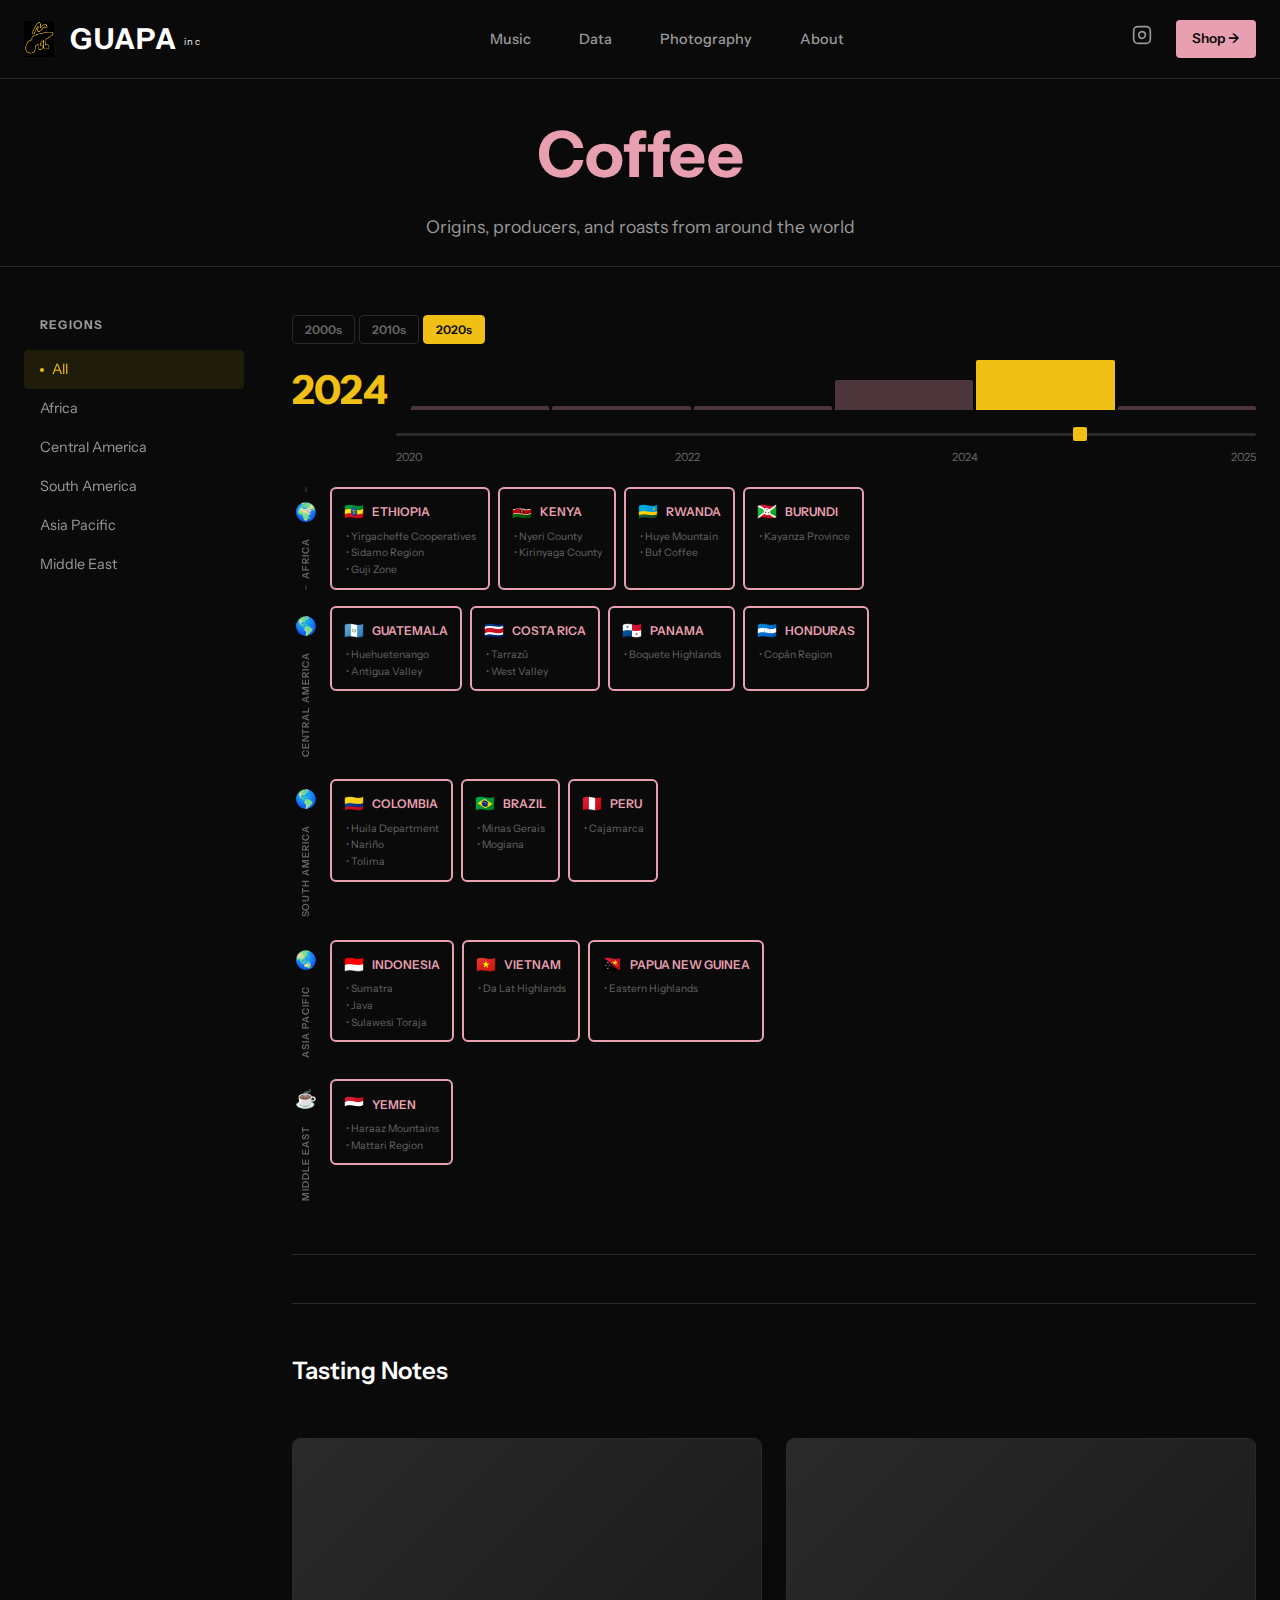
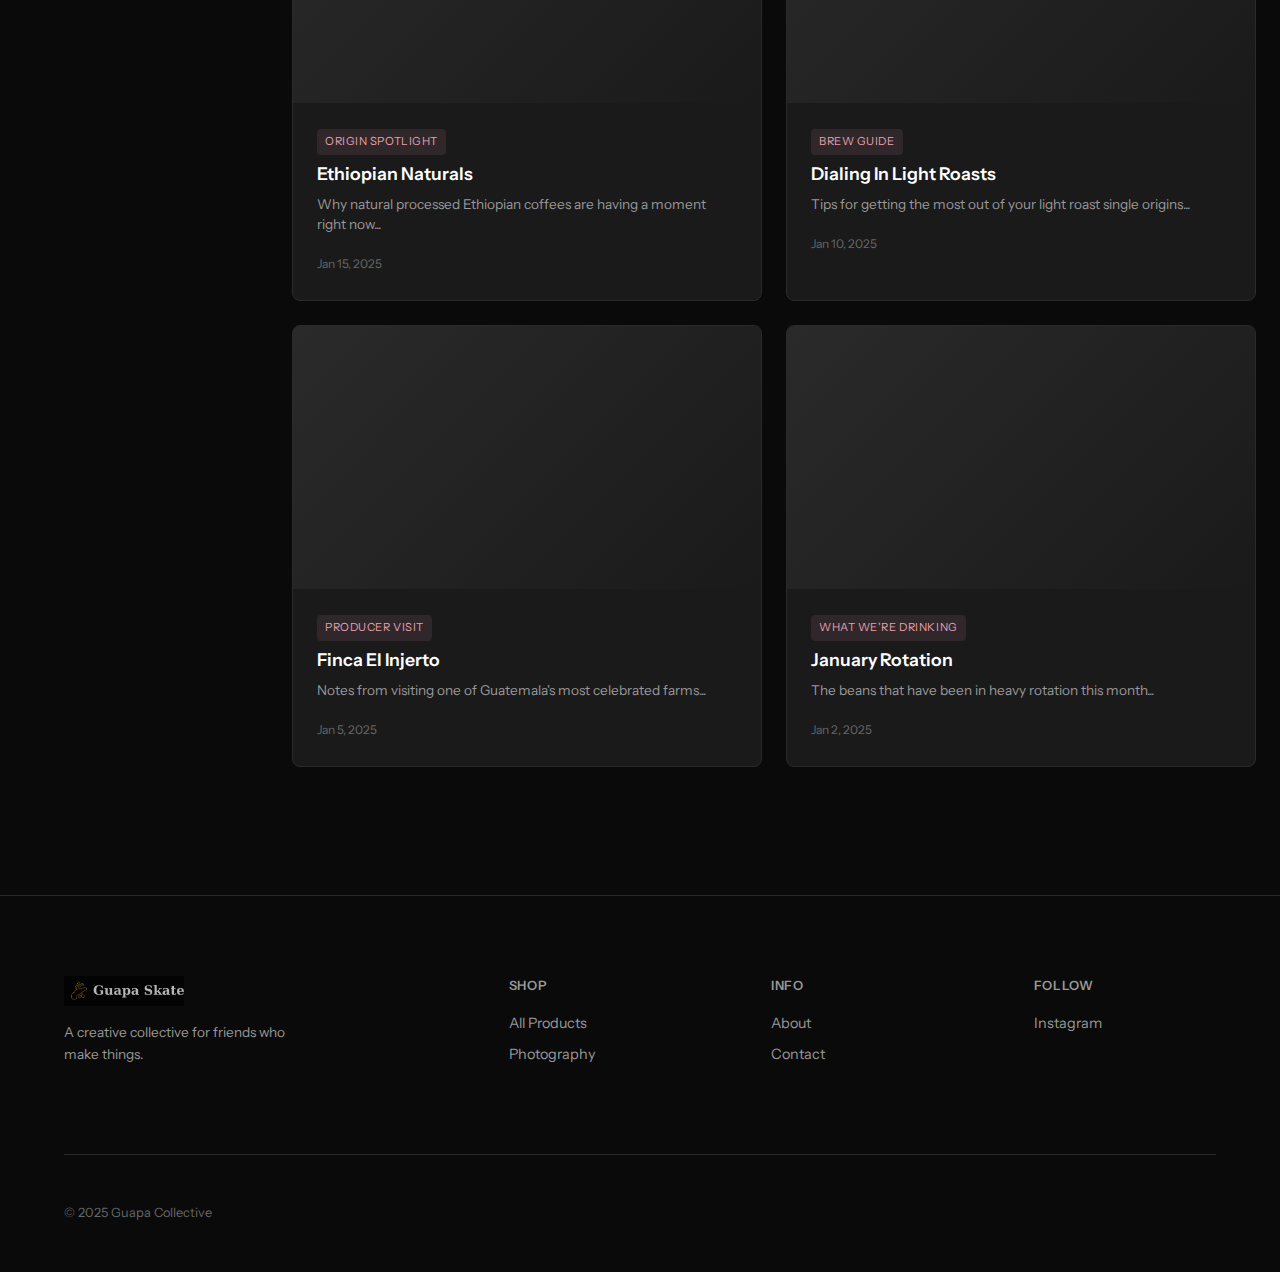
<file: coffee.html>
<!DOCTYPE html>
<html lang="en">
<head>
    <meta charset="UTF-8">
    <meta name="viewport" content="width=device-width, initial-scale=1.0">
    <title>Coffee | Guapa</title>
    <link rel="icon" type="image/x-icon" href="favicon.ico">
    <link rel="stylesheet" href="styles.css">
    <link rel="stylesheet" href="music.css">
    <link rel="preconnect" href="https://fonts.googleapis.com">
    <link rel="preconnect" href="https://fonts.gstatic.com" crossorigin>
    <link href="https://fonts.googleapis.com/css2?family=Instrument+Sans:wght@400;500;600;700&family=Newsreader:ital,wght@0,400;1,400&display=swap" rel="stylesheet">
    <style>
        /* Coffee Journey Styles */
        .journey-section {
            margin-bottom: var(--space-lg);
            padding-bottom: var(--space-lg);
            border-bottom: 1px solid var(--gray-800);
        }

        .journey-header {
            display: flex;
            align-items: flex-end;
            gap: 24px;
            margin-bottom: 8px;
        }

        .year-display h2 {
            font-size: 2.5rem;
            font-weight: 700;
            color: var(--yellow);
            letter-spacing: -0.02em;
            line-height: 1;
            min-width: 80px;
        }

        .album-bars {
            flex: 1;
            display: flex;
            align-items: flex-end;
            gap: 3px;
            height: 50px;
        }

        .album-bar {
            flex: 1;
            background: var(--pink);
            opacity: 0.3;
            border-radius: 2px 2px 0 0;
            transition: all 0.2s;
            min-height: 4px;
            cursor: pointer;
        }

        .album-bar.active {
            opacity: 1;
            background: var(--yellow);
        }

        .album-bar:hover {
            opacity: 0.7;
        }

        .slider-row {
            display: flex;
            align-items: center;
            gap: 24px;
            margin-bottom: 20px;
        }

        .slider-spacer {
            min-width: 80px;
        }

        .slider-wrapper {
            flex: 1;
        }

        .year-slider {
            width: 100%;
            -webkit-appearance: none;
            height: 3px;
            background: var(--gray-800);
            outline: none;
            border-radius: 2px;
        }

        .year-slider::-webkit-slider-thumb {
            -webkit-appearance: none;
            width: 14px;
            height: 14px;
            background: var(--yellow);
            cursor: pointer;
            border-radius: 2px;
        }

        .year-slider::-moz-range-thumb {
            width: 14px;
            height: 14px;
            background: var(--yellow);
            cursor: pointer;
            border: none;
            border-radius: 2px;
        }

        .timeline-markers {
            display: flex;
            justify-content: space-between;
            margin-top: 6px;
        }

        .timeline-markers span {
            font-size: 0.7rem;
            color: var(--gray-600);
        }

        .genre-groups {
            display: flex;
            flex-direction: column;
            gap: 16px;
        }

        .genre-group {
            display: flex;
            align-items: stretch;
            gap: 10px;
        }

        .genre-group.hidden {
            display: none;
        }

        .genre-bracket {
            width: 28px;
            display: flex;
            flex-direction: column;
            align-items: center;
            justify-content: center;
            flex-shrink: 0;
        }

        .bracket-line {
            width: 2px;
            flex: 1;
            background: var(--gray-800);
            border-radius: 1px;
        }

        .bracket-icon {
            font-size: 1.1rem;
            padding: 6px 0;
        }

        .genre-label {
            writing-mode: vertical-rl;
            text-orientation: mixed;
            transform: rotate(180deg);
            font-size: 0.6rem;
            font-weight: 600;
            letter-spacing: 0.1em;
            text-transform: uppercase;
            color: var(--gray-600);
            padding: 6px 0;
        }

        .subgenres-grid {
            flex: 1;
            display: flex;
            flex-wrap: wrap;
            gap: 8px;
            align-content: flex-start;
        }

        .subgenre-item {
            background: transparent;
            border: 2px solid var(--gray-800);
            border-radius: 6px;
            display: flex;
            flex-direction: column;
            gap: 4px;
            cursor: pointer;
            transition: all 0.2s;
            padding: 10px 12px;
        }

        .subgenre-header {
            display: flex;
            align-items: center;
            gap: 8px;
        }

        .subgenre-item:hover {
            border-color: var(--pink);
            background: rgba(232, 160, 176, 0.05);
        }

        .subgenre-item.active {
            border-color: var(--pink);
            background: rgba(232, 160, 176, 0.1);
        }

        .subgenre-item.rising { border-color: var(--blue, #88a8d4); }
        .subgenre-item.peak { border-color: var(--pink); }
        .subgenre-item.fading { border-color: var(--gray-800); opacity: 0.5; }
        .subgenre-item.emerging { border-color: var(--yellow); border-style: dashed; }

        .subgenre-item .icon {
            font-size: 1rem;
        }

        .subgenre-item .name {
            font-size: 0.75rem;
            font-weight: 600;
            color: var(--gray-400);
        }

        .subgenre-item.rising .name { color: var(--blue, #88a8d4); }
        .subgenre-item.peak .name { color: var(--pink); }
        .subgenre-item.emerging .name { color: var(--yellow); }

        .artist-list {
            font-size: 0.65rem;
            color: var(--gray-600);
            padding-left: 2px;
            line-height: 1.5;
            display: flex;
            flex-direction: column;
            gap: 1px;
        }

        .artist-list span::before {
            content: "• ";
        }

        /* Producer Panel */
        .artist-panel {
            display: none;
            background: var(--gray-900);
            border: 2px solid var(--pink);
            border-radius: 8px;
            padding: 24px;
            margin-top: 20px;
            position: relative;
        }

        .artist-panel.visible {
            display: block;
        }

        .artist-panel-header {
            display: flex;
            align-items: center;
            gap: 14px;
            margin-bottom: 14px;
            padding-bottom: 10px;
            border-bottom: 1px solid var(--gray-800);
        }

        .artist-panel-header .icon {
            font-size: 2rem;
        }

        .artist-panel-header h3 {
            font-size: 1.1rem;
            font-weight: 600;
            color: var(--yellow);
        }

        .artist-panel-header .subgenre-tag {
            font-size: 0.75rem;
            color: var(--blue, #88a8d4);
            margin-top: 2px;
        }

        .album-grid {
            display: grid;
            grid-template-columns: repeat(auto-fill, minmax(220px, 1fr));
            gap: 14px;
        }

        .album-card {
            background: transparent;
            border: 1px solid var(--gray-800);
            border-radius: 6px;
            padding: 16px 16px 20px 16px;
            transition: all 0.2s;
        }

        .album-card:hover {
            border-color: var(--pink);
        }

        .album-links {
            display: flex;
            gap: 6px;
            flex-wrap: nowrap;
        }

        .album-link {
            font-size: 0.6rem;
            font-weight: 600;
            padding: 5px 7px;
            background: transparent;
            border: 1px solid;
            border-radius: 3px;
            text-decoration: none;
            transition: all 0.2s;
            text-transform: uppercase;
            letter-spacing: 0.03em;
            white-space: nowrap;
        }

        .album-link.roaster {
            color: #c4a77d;
            border-color: #c4a77d;
        }

        .album-link.wiki {
            color: var(--blue, #88a8d4);
            border-color: var(--blue, #88a8d4);
        }

        .album-link.buy {
            color: var(--yellow);
            border-color: var(--yellow);
        }

        .album-link:hover {
            background: currentColor;
            color: var(--black);
        }

        .close-panel {
            position: absolute;
            top: 12px;
            right: 12px;
            background: transparent;
            border: 1px solid var(--gray-800);
            border-radius: 4px;
            color: var(--gray-600);
            width: 28px;
            height: 28px;
            font-size: 0.9rem;
            cursor: pointer;
            transition: all 0.2s;
        }

        .close-panel:hover {
            border-color: var(--pink);
            color: var(--pink);
        }

        /* Decade nav */
        .decade-nav {
            display: flex;
            gap: 4px;
            margin-bottom: 16px;
            flex-wrap: wrap;
        }

        .decade-btn {
            background: transparent;
            color: var(--gray-600);
            border: 1px solid var(--gray-800);
            border-radius: 4px;
            padding: 6px 12px;
            font-family: var(--font-main);
            font-size: 0.75rem;
            font-weight: 600;
            cursor: pointer;
            transition: all 0.2s;
        }

        .decade-btn:hover {
            color: var(--yellow);
            border-color: var(--yellow);
        }

        .decade-btn.active {
            background: var(--yellow);
            color: var(--black);
            border-color: var(--yellow);
        }

        .decade-btn.locked {
            opacity: 0.3;
            cursor: not-allowed;
        }

        /* Active region highlight in sidebar */
        .genre-link.filter-active {
            color: var(--yellow) !important;
            background: rgba(240, 192, 20, 0.1);
        }

        .genre-link.filter-active::before {
            content: '';
            display: inline-block;
            width: 4px;
            height: 4px;
            background: var(--yellow);
            border-radius: 50%;
            margin-right: var(--space-xs);
            vertical-align: middle;
        }
    </style>
</head>
<body>
    <!-- Navigation -->
    <nav class="nav">
        <a href="index.html" class="nav-logo">
            <img src="guapa_logo_dark.png" alt="Guapa" class="logo-img">
            <span class="logo-text" style="font-size: 1.8rem;">GUAPA <span style="font-size: 0.6rem; font-weight: 400; vertical-align: middle;">inc</span></span>
        </a>
        
        <div class="nav-links">
            <a href="music.html">Music</a>
            <a href="index.html#shop">Data</a>
            <a href="index.html#shop">Photography</a>
            <a href="index.html#about">About</a>
        </div>

        <div class="nav-actions">
            <a href="https://instagram.com/guapa_skate" target="_blank" rel="noopener" class="nav-social">
                <svg width="20" height="20" viewBox="0 0 24 24" fill="none" stroke="currentColor" stroke-width="2">
                    <rect x="2" y="2" width="20" height="20" rx="5" ry="5"></rect>
                    <path d="M16 11.37A4 4 0 1 1 12.63 8 4 4 0 0 1 16 11.37z"></path>
                    <line x1="17.5" y1="6.5" x2="17.51" y2="6.5"></line>
                </svg>
            </a>
            <a href="shop.html" class="nav-cart">Shop →</a>
        </div>

        <button class="nav-toggle" aria-label="Toggle menu">
            <span></span>
            <span></span>
        </button>
    </nav>

    <main class="music-page">
        <!-- Page Header -->
        <header class="music-header" style="padding: var(--space-md); border-bottom: 1px solid var(--gray-800);">
            <div class="music-header-text">
                <h1>Coffee</h1>
                <p>Origins, producers, and roasts from around the world</p>
            </div>
        </header>

        <!-- Main Layout -->
        <div class="music-layout">
            <!-- Sidebar -->
            <aside class="music-sidebar">
                <div class="sidebar-section">
                    <h3>Regions</h3>
                    <ul class="genre-list">
                        <li><a href="#" class="genre-link filter-active" data-filter="all">All</a></li>
                        <li><a href="#" class="genre-link" data-filter="africa">Africa</a></li>
                        <li><a href="#" class="genre-link" data-filter="central_america">Central America</a></li>
                        <li><a href="#" class="genre-link" data-filter="south_america">South America</a></li>
                        <li><a href="#" class="genre-link" data-filter="asia_pacific">Asia Pacific</a></li>
                        <li><a href="#" class="genre-link" data-filter="middle_east">Middle East</a></li>
                    </ul>
                </div>
            </aside>

            <!-- Main Content -->
            <div class="music-main">
                <!-- Coffee Journey Section -->
                <section class="journey-section">
                    <nav class="decade-nav">
                        <button class="decade-btn" data-decade="2000s">2000s</button>
                        <button class="decade-btn" data-decade="2010s">2010s</button>
                        <button class="decade-btn active" data-decade="2020s">2020s</button>
                    </nav>

                    <div class="journey-header">
                        <div class="year-display">
                            <h2 id="currentYear">2024</h2>
                        </div>
                        <div class="album-bars" id="albumBars"></div>
                    </div>

                    <div class="slider-row">
                        <div class="slider-spacer"></div>
                        <div class="slider-wrapper">
                            <input type="range" class="year-slider" id="yearSlider" min="2020" max="2025" value="2024">
                            <div class="timeline-markers">
                                <span>2020</span>
                                <span>2022</span>
                                <span>2024</span>
                                <span>2025</span>
                            </div>
                        </div>
                    </div>

                    <div class="genre-groups" id="genreGroups"></div>

                    <div class="artist-panel" id="artistPanel">
                        <button class="close-panel" onclick="closeArtistPanel()">✕</button>
                        <div class="artist-panel-header">
                            <span class="icon" id="artistIcon">☕</span>
                            <div>
                                <h3 id="artistName">COUNTRY NAME</h3>
                                <p class="subgenre-tag" id="artistSubgenre">REGION</p>
                            </div>
                        </div>
                        <div class="album-grid" id="albumGrid"></div>
                    </div>
                </section>

                <!-- Posts / Notes Section -->
                <section class="music-posts">
                    <div class="posts-header">
                        <h2>Tasting Notes</h2>
                    </div>
                    
                    <div class="posts-grid">
                        <article class="post-card">
                            <div class="post-image">
                                <div class="post-placeholder"></div>
                            </div>
                            <div class="post-content">
                                <span class="post-tag">Origin Spotlight</span>
                                <h3>Ethiopian Naturals</h3>
                                <p>Why natural processed Ethiopian coffees are having a moment right now...</p>
                                <span class="post-date">Jan 15, 2025</span>
                            </div>
                        </article>

                        <article class="post-card">
                            <div class="post-image">
                                <div class="post-placeholder"></div>
                            </div>
                            <div class="post-content">
                                <span class="post-tag">Brew Guide</span>
                                <h3>Dialing In Light Roasts</h3>
                                <p>Tips for getting the most out of your light roast single origins...</p>
                                <span class="post-date">Jan 10, 2025</span>
                            </div>
                        </article>

                        <article class="post-card">
                            <div class="post-image">
                                <div class="post-placeholder"></div>
                            </div>
                            <div class="post-content">
                                <span class="post-tag">Producer Visit</span>
                                <h3>Finca El Injerto</h3>
                                <p>Notes from visiting one of Guatemala's most celebrated farms...</p>
                                <span class="post-date">Jan 5, 2025</span>
                            </div>
                        </article>

                        <article class="post-card">
                            <div class="post-image">
                                <div class="post-placeholder"></div>
                            </div>
                            <div class="post-content">
                                <span class="post-tag">What We're Drinking</span>
                                <h3>January Rotation</h3>
                                <p>The beans that have been in heavy rotation this month...</p>
                                <span class="post-date">Jan 2, 2025</span>
                            </div>
                        </article>
                    </div>
                </section>
            </div>
        </div>
    </main>

    <!-- Footer -->
    <footer class="footer">
        <div class="container">
            <div class="footer-grid">
                <div class="footer-brand">
                    <img src="lockup_light.png" alt="Guapa" class="footer-logo">
                    <p>A creative collective for friends who make things.</p>
                </div>
                <div class="footer-links">
                    <h4>Shop</h4>
                    <a href="#">All Products</a>
                    <a href="#">Photography</a>
                </div>
                <div class="footer-links">
                    <h4>Info</h4>
                    <a href="#">About</a>
                    <a href="#">Contact</a>
                </div>
                <div class="footer-links">
                    <h4>Follow</h4>
                    <a href="https://instagram.com/guapa_skate" target="_blank" rel="noopener">Instagram</a>
                </div>
            </div>
            <div class="footer-bottom">
                <p>© 2025 Guapa Collective</p>
            </div>
        </div>
    </footer>

    <script>
        // Coffee Data - Regions > Countries > Producers > Roasts
        const coffeeData = {
            africa: {
                name: "AFRICA",
                icon: "🌍",
                status: { 2020: "peak", 2021: "peak", 2022: "peak", 2023: "peak", 2024: "peak", 2025: "peak" },
                subgenres: {
                    ethiopia: {
                        name: "ETHIOPIA",
                        icon: "🇪🇹",
                        status: { 2020: "peak", 2021: "peak", 2022: "peak", 2023: "peak", 2024: "peak", 2025: "peak" },
                        artists: {
                            yirgacheffe: { 
                                name: "Yirgacheffe Cooperatives", 
                                icon: "🫐", 
                                description: "Birthplace of coffee. Bright, floral, blueberry notes. The benchmark.", 
                                albums: [
                                    { title: "Kochere Natural", year: 2024, notes: "Blueberry, jasmine, wine" },
                                    { title: "Gedeb Washed", year: 2023, notes: "Bergamot, peach, tea-like" },
                                    { title: "Aricha Honey", year: 2022, notes: "Strawberry, honey, floral" }
                                ] 
                            },
                            sidamo: { 
                                name: "Sidamo Region", 
                                icon: "🍋", 
                                description: "Complex citrus and stone fruit. Balanced with sweet finish.", 
                                albums: [
                                    { title: "Bensa Natural", year: 2024, notes: "Tropical fruit, citrus, cocoa" },
                                    { title: "Shantawene Washed", year: 2023, notes: "Lemon, apricot, black tea" }
                                ] 
                            },
                            guji: { 
                                name: "Guji Zone", 
                                icon: "🍑", 
                                description: "Intense fruit-forward naturals. Rising star.", 
                                albums: [
                                    { title: "Hambela Natural", year: 2024, notes: "Peach, mango, fermented fruit" },
                                    { title: "Uraga Washed", year: 2023, notes: "Floral, citrus, clean" }
                                ] 
                            }
                        }
                    },
                    kenya: {
                        name: "KENYA",
                        icon: "🇰🇪",
                        status: { 2020: "peak", 2021: "peak", 2022: "peak", 2023: "peak", 2024: "peak", 2025: "peak" },
                        artists: {
                            nyeri: { 
                                name: "Nyeri County", 
                                icon: "🍇", 
                                description: "SL-28 and SL-34 varietals. Intense blackcurrant, tomato-like acidity.", 
                                albums: [
                                    { title: "Othaya AA", year: 2024, notes: "Blackcurrant, grapefruit, brown sugar" },
                                    { title: "Karatina Peaberry", year: 2023, notes: "Raspberry, lime, molasses" }
                                ] 
                            },
                            kirinyaga: { 
                                name: "Kirinyaga County", 
                                icon: "🫒", 
                                description: "Mount Kenya slopes. Bright, complex, wine-like.", 
                                albums: [
                                    { title: "Kamwangi AB", year: 2024, notes: "Plum, orange, black tea" }
                                ] 
                            }
                        }
                    },
                    rwanda: {
                        name: "RWANDA",
                        icon: "🇷🇼",
                        status: { 2020: "rising", 2021: "rising", 2022: "peak", 2023: "peak", 2024: "peak", 2025: "peak" },
                        artists: {
                            huye: { 
                                name: "Huye Mountain", 
                                icon: "🍊", 
                                description: "High altitude, exceptional clarity. Orange and floral notes.", 
                                albums: [
                                    { title: "Red Bourbon Washed", year: 2024, notes: "Orange blossom, caramel, silky" }
                                ] 
                            },
                            buf: { 
                                name: "Buf Coffee", 
                                icon: "🍯", 
                                description: "Women-owned washing station. Meticulous processing.", 
                                albums: [
                                    { title: "Buf Fully Washed", year: 2023, notes: "Honey, lemon, brown sugar" }
                                ] 
                            }
                        }
                    },
                    burundi: {
                        name: "BURUNDI",
                        icon: "🇧🇮",
                        status: { 2020: "emerging", 2021: "rising", 2022: "rising", 2023: "peak", 2024: "peak", 2025: "peak" },
                        artists: {
                            kayanza: { 
                                name: "Kayanza Province", 
                                icon: "🍏", 
                                description: "Similar terroir to Rwanda. Sweet, balanced, underrated.", 
                                albums: [
                                    { title: "Long Miles Coffee", year: 2024, notes: "Green apple, caramel, juicy" }
                                ] 
                            }
                        }
                    }
                }
            },
            central_america: {
                name: "CENTRAL AMERICA",
                icon: "🌎",
                status: { 2020: "peak", 2021: "peak", 2022: "peak", 2023: "peak", 2024: "peak", 2025: "peak" },
                subgenres: {
                    guatemala: {
                        name: "GUATEMALA",
                        icon: "🇬🇹",
                        status: { 2020: "peak", 2021: "peak", 2022: "peak", 2023: "peak", 2024: "peak", 2025: "peak" },
                        artists: {
                            huehuetenango: { 
                                name: "Huehuetenango", 
                                icon: "🍫", 
                                description: "Remote highlands. Complex, fruity, chocolate undertones.", 
                                albums: [
                                    { title: "El Injerto Bourbon", year: 2024, notes: "Chocolate, orange, toffee" },
                                    { title: "La Libertad Pacamara", year: 2023, notes: "Floral, citrus, creamy" }
                                ] 
                            },
                            antigua: { 
                                name: "Antigua Valley", 
                                icon: "🌋", 
                                description: "Volcanic soil. Spicy, smoky, full-bodied.", 
                                albums: [
                                    { title: "Finca Filadelfia", year: 2024, notes: "Cocoa, spice, brown sugar" }
                                ] 
                            }
                        }
                    },
                    costa_rica: {
                        name: "COSTA RICA",
                        icon: "🇨🇷",
                        status: { 2020: "peak", 2021: "peak", 2022: "peak", 2023: "peak", 2024: "peak", 2025: "peak" },
                        artists: {
                            tarrazu: { 
                                name: "Tarrazú", 
                                icon: "🍎", 
                                description: "Most famous region. Bright, clean, apple-like.", 
                                albums: [
                                    { title: "La Minita", year: 2024, notes: "Apple, honey, citrus" },
                                    { title: "Herbazú Black Honey", year: 2023, notes: "Stone fruit, molasses, complex" }
                                ] 
                            },
                            west_valley: { 
                                name: "West Valley", 
                                icon: "🥭", 
                                description: "Experimental processing. Innovative honeys and naturals.", 
                                albums: [
                                    { title: "Finca Sumava", year: 2024, notes: "Mango, papaya, brown sugar" }
                                ] 
                            }
                        }
                    },
                    panama: {
                        name: "PANAMA",
                        icon: "🇵🇦",
                        status: { 2020: "peak", 2021: "peak", 2022: "peak", 2023: "peak", 2024: "peak", 2025: "peak" },
                        artists: {
                            boquete: { 
                                name: "Boquete Highlands", 
                                icon: "🌸", 
                                description: "Home of legendary Gesha. Floral, tea-like, expensive.", 
                                albums: [
                                    { title: "Hacienda La Esmeralda Gesha", year: 2024, notes: "Jasmine, bergamot, honey" },
                                    { title: "Finca Deborah Gesha", year: 2023, notes: "Rose, lychee, tropical" }
                                ] 
                            }
                        }
                    },
                    honduras: {
                        name: "HONDURAS",
                        icon: "🇭🇳",
                        status: { 2020: "rising", 2021: "rising", 2022: "peak", 2023: "peak", 2024: "peak", 2025: "peak" },
                        artists: {
                            copan: { 
                                name: "Copán Region", 
                                icon: "🍬", 
                                description: "Improving quality rapidly. Sweet, balanced, great value.", 
                                albums: [
                                    { title: "Finca El Puente", year: 2024, notes: "Caramel, red apple, clean" }
                                ] 
                            }
                        }
                    }
                }
            },
            south_america: {
                name: "SOUTH AMERICA",
                icon: "🌎",
                status: { 2020: "peak", 2021: "peak", 2022: "peak", 2023: "peak", 2024: "peak", 2025: "peak" },
                subgenres: {
                    colombia: {
                        name: "COLOMBIA",
                        icon: "🇨🇴",
                        status: { 2020: "peak", 2021: "peak", 2022: "peak", 2023: "peak", 2024: "peak", 2025: "peak" },
                        artists: {
                            huila: { 
                                name: "Huila Department", 
                                icon: "🍒", 
                                description: "Colombia's specialty heartland. Caramel, cherry, balanced.", 
                                albums: [
                                    { title: "La Plata Pink Bourbon", year: 2024, notes: "Cherry, florals, wine" },
                                    { title: "Pitalito Caturra", year: 2023, notes: "Caramel, citrus, nutty" }
                                ] 
                            },
                            narino: { 
                                name: "Nariño", 
                                icon: "🍋", 
                                description: "Extreme altitude near Ecuador. Bright, complex acidity.", 
                                albums: [
                                    { title: "La Union Washed", year: 2024, notes: "Lemon, panela, silky" }
                                ] 
                            },
                            tolima: { 
                                name: "Tolima", 
                                icon: "🥜", 
                                description: "Emerging region. Nutty, chocolate, approachable.", 
                                albums: [
                                    { title: "Planadas Community Lot", year: 2023, notes: "Hazelnut, milk chocolate, orange" }
                                ] 
                            }
                        }
                    },
                    brazil: {
                        name: "BRAZIL",
                        icon: "🇧🇷",
                        status: { 2020: "peak", 2021: "peak", 2022: "peak", 2023: "peak", 2024: "peak", 2025: "peak" },
                        artists: {
                            minas: { 
                                name: "Minas Gerais", 
                                icon: "🥜", 
                                description: "World's largest producer. Nutty, chocolate, low acidity.", 
                                albums: [
                                    { title: "Fazenda Sertão Natural", year: 2024, notes: "Peanut, chocolate, smooth" },
                                    { title: "Daterra Reserve", year: 2023, notes: "Caramel, nuts, creamy" }
                                ] 
                            },
                            mogiana: { 
                                name: "Mogiana", 
                                icon: "🍫", 
                                description: "São Paulo state. Specialty micro-lots emerging.", 
                                albums: [
                                    { title: "Fazenda Ambiental Fortaleza", year: 2024, notes: "Dark chocolate, cherry, spice" }
                                ] 
                            }
                        }
                    },
                    peru: {
                        name: "PERU",
                        icon: "🇵🇪",
                        status: { 2020: "rising", 2021: "rising", 2022: "rising", 2023: "peak", 2024: "peak", 2025: "peak" },
                        artists: {
                            cajamarca: { 
                                name: "Cajamarca", 
                                icon: "🍯", 
                                description: "Northern highlands. Sweet, mild, increasingly specialty.", 
                                albums: [
                                    { title: "Cenfrocafe Organic", year: 2024, notes: "Honey, cocoa, mild fruit" }
                                ] 
                            }
                        }
                    }
                }
            },
            asia_pacific: {
                name: "ASIA PACIFIC",
                icon: "🌏",
                status: { 2020: "rising", 2021: "rising", 2022: "peak", 2023: "peak", 2024: "peak", 2025: "peak" },
                subgenres: {
                    indonesia: {
                        name: "INDONESIA",
                        icon: "🇮🇩",
                        status: { 2020: "peak", 2021: "peak", 2022: "peak", 2023: "peak", 2024: "peak", 2025: "peak" },
                        artists: {
                            sumatra: { 
                                name: "Sumatra", 
                                icon: "🌿", 
                                description: "Wet-hulled processing. Earthy, herbal, full body.", 
                                albums: [
                                    { title: "Gayo Highland Mandheling", year: 2024, notes: "Earth, herbs, tobacco, heavy" },
                                    { title: "Lake Toba Triple Pick", year: 2023, notes: "Cedar, dark chocolate, moss" }
                                ] 
                            },
                            java: { 
                                name: "Java", 
                                icon: "🌾", 
                                description: "Historic Dutch estates. Clean, malty, balanced.", 
                                albums: [
                                    { title: "Java Estate Washed", year: 2024, notes: "Malt, brown sugar, herbal" }
                                ] 
                            },
                            sulawesi: { 
                                name: "Sulawesi Toraja", 
                                icon: "🍂", 
                                description: "Unique microclimate. Spicy, earthy, complex.", 
                                albums: [
                                    { title: "Toraja Sapan", year: 2023, notes: "Spice, dark fruit, earthy" }
                                ] 
                            }
                        }
                    },
                    vietnam: {
                        name: "VIETNAM",
                        icon: "🇻🇳",
                        status: { 2020: "emerging", 2021: "emerging", 2022: "rising", 2023: "rising", 2024: "peak", 2025: "peak" },
                        artists: {
                            dalat: { 
                                name: "Da Lat Highlands", 
                                icon: "🌺", 
                                description: "Beyond robusta. Arabica specialty emerging.", 
                                albums: [
                                    { title: "Cầu Đất Arabica", year: 2024, notes: "Floral, tea-like, delicate" }
                                ] 
                            }
                        }
                    },
                    png: {
                        name: "PAPUA NEW GUINEA",
                        icon: "🇵🇬",
                        status: { 2020: "rising", 2021: "rising", 2022: "peak", 2023: "peak", 2024: "peak", 2025: "peak" },
                        artists: {
                            highlands: { 
                                name: "Eastern Highlands", 
                                icon: "🌴", 
                                description: "Wild, funky, unique. Tropical fruit and earth.", 
                                albums: [
                                    { title: "Kimel Estate", year: 2024, notes: "Tropical fruit, herbs, brown sugar" }
                                ] 
                            }
                        }
                    }
                }
            },
            middle_east: {
                name: "MIDDLE EAST",
                icon: "☕",
                status: { 2020: "peak", 2021: "peak", 2022: "peak", 2023: "peak", 2024: "peak", 2025: "peak" },
                subgenres: {
                    yemen: {
                        name: "YEMEN",
                        icon: "🇾🇪",
                        status: { 2020: "peak", 2021: "peak", 2022: "peak", 2023: "peak", 2024: "peak", 2025: "peak" },
                        artists: {
                            haraz: { 
                                name: "Haraaz Mountains", 
                                icon: "🫐", 
                                description: "Ancient terraces. Wild, winey, dried fruit. The OG origin.", 
                                albums: [
                                    { title: "Haraaz Natural", year: 2024, notes: "Blueberry, wine, chocolate, wild" },
                                    { title: "Bani Matar", year: 2023, notes: "Dried fruit, spice, complex" }
                                ] 
                            },
                            matari: { 
                                name: "Mattari Region", 
                                icon: "🍇", 
                                description: "Historic mocha port coffee. Intense, fruity, rare.", 
                                albums: [
                                    { title: "Port of Mokha Selection", year: 2024, notes: "Raisin, cocoa, port wine" }
                                ] 
                            }
                        }
                    }
                }
            }
        };

        let currentYear = 2024;
        let selectedSubgenre = null;
        let selectedGenre = null;
        let activeFilter = 'all';

        const yearSlider = document.getElementById('yearSlider');
        const currentYearDisplay = document.getElementById('currentYear');
        const genreGroups = document.getElementById('genreGroups');
        const albumBars = document.getElementById('albumBars');
        const artistPanel = document.getElementById('artistPanel');

        // Sidebar filter clicks
        document.querySelectorAll('.genre-link[data-filter]').forEach(link => {
            link.addEventListener('click', (e) => {
                e.preventDefault();
                document.querySelectorAll('.genre-link[data-filter]').forEach(l => l.classList.remove('filter-active'));
                link.classList.add('filter-active');
                activeFilter = link.dataset.filter;
                
                if (activeFilter === 'all') {
                    closeArtistPanel();
                } else {
                    selectedGenre = activeFilter;
                    selectedSubgenre = null;
                    showGenrePanel(activeFilter);
                }
                renderGenreGroups();
            });
        });

        // Decade nav clicks
        document.querySelectorAll('.decade-btn').forEach(btn => {
            btn.addEventListener('click', () => {
                const decade = btn.dataset.decade;
                document.querySelectorAll('.decade-btn').forEach(b => b.classList.remove('active'));
                btn.classList.add('active');
                
                if (decade === '2000s') {
                    yearSlider.min = 2000;
                    yearSlider.max = 2009;
                    yearSlider.value = 2005;
                    updateYear(2005);
                    document.querySelector('.timeline-markers').innerHTML = '<span>2000</span><span>2003</span><span>2006</span><span>2009</span>';
                } else if (decade === '2010s') {
                    yearSlider.min = 2010;
                    yearSlider.max = 2019;
                    yearSlider.value = 2015;
                    updateYear(2015);
                    document.querySelector('.timeline-markers').innerHTML = '<span>2010</span><span>2013</span><span>2016</span><span>2019</span>';
                } else {
                    yearSlider.min = 2020;
                    yearSlider.max = 2025;
                    yearSlider.value = 2024;
                    updateYear(2024);
                    document.querySelector('.timeline-markers').innerHTML = '<span>2020</span><span>2022</span><span>2024</span><span>2025</span>';
                }
            });
        });

        function getRoastCounts() {
            const counts = {};
            for (let y = parseInt(yearSlider.min); y <= parseInt(yearSlider.max); y++) counts[y] = 0;
            
            Object.values(coffeeData).forEach(region => {
                Object.values(region.subgenres).forEach(country => {
                    Object.values(country.artists).forEach(producer => {
                        producer.albums.forEach(roast => {
                            if (roast.year >= parseInt(yearSlider.min) && roast.year <= parseInt(yearSlider.max)) {
                                counts[roast.year] = (counts[roast.year] || 0) + 1;
                            }
                        });
                    });
                });
            });
            return counts;
        }

        function renderAlbumBars() {
            const counts = getRoastCounts();
            const maxCount = Math.max(...Object.values(counts), 1);
            albumBars.innerHTML = '';
            
            for (let y = parseInt(yearSlider.min); y <= parseInt(yearSlider.max); y++) {
                const bar = document.createElement('div');
                bar.className = `album-bar${y === currentYear ? ' active' : ''}`;
                const height = maxCount > 0 ? ((counts[y] || 0) / maxCount) * 100 : 0;
                bar.style.height = `${Math.max(height, 8)}%`;
                bar.title = `${y}: ${counts[y] || 0} roasts`;
                bar.onclick = () => { yearSlider.value = y; updateYear(y); };
                albumBars.appendChild(bar);
            }
        }

        function updateYear(year) {
            currentYear = parseInt(year);
            currentYearDisplay.textContent = currentYear;
            renderAlbumBars();
            renderGenreGroups();
            
            if (selectedGenre && selectedSubgenre) {
                const country = coffeeData[selectedGenre]?.subgenres[selectedSubgenre];
                if (country && country.status[currentYear] !== 'hidden') {
                    showArtistsPanel(selectedGenre, selectedSubgenre);
                } else {
                    selectedGenre = null;
                    selectedSubgenre = null;
                    artistPanel.classList.remove('visible');
                    renderGenreGroups();
                }
            } else if (selectedGenre && !selectedSubgenre) {
                showGenrePanel(selectedGenre);
            }
        }

        function renderGenreGroups() {
            genreGroups.innerHTML = '';
            
            Object.entries(coffeeData).forEach(([regionId, region]) => {
                if (activeFilter !== 'all' && regionId !== activeFilter) return;
                
                const visibleCountries = Object.entries(region.subgenres).filter(([id, country]) => {
                    return country.status[currentYear] !== 'hidden';
                });
                
                if (visibleCountries.length === 0) return;
                
                const group = document.createElement('div');
                group.className = 'genre-group';
                
                const bracket = document.createElement('div');
                bracket.className = 'genre-bracket';
                bracket.innerHTML = `
                    <div class="bracket-line"></div>
                    <span class="bracket-icon">${region.icon}</span>
                    <span class="genre-label">${region.name}</span>
                    <div class="bracket-line"></div>
                `;
                
                const subgenresGrid = document.createElement('div');
                subgenresGrid.className = 'subgenres-grid';
                
                visibleCountries.forEach(([countryId, country]) => {
                    const status = country.status[currentYear] || 'peak';
                    const isSelected = selectedGenre === regionId && selectedSubgenre === countryId;
                    const producerNames = Object.values(country.artists).map(a => a.name);
                    
                    const item = document.createElement('div');
                    item.className = `subgenre-item ${status}${isSelected ? ' active' : ''}`;
                    item.onclick = () => selectSubgenre(regionId, countryId);
                    item.innerHTML = `
                        <div class="subgenre-header">
                            <span class="icon">${country.icon}</span>
                            <span class="name">${country.name}</span>
                        </div>
                        <div class="artist-list">
                            ${producerNames.map(name => `<span>${name}</span>`).join('')}
                        </div>
                    `;
                    subgenresGrid.appendChild(item);
                });
                
                group.appendChild(bracket);
                group.appendChild(subgenresGrid);
                genreGroups.appendChild(group);
            });
        }

        function selectSubgenre(regionId, countryId) {
            if (selectedGenre === regionId && selectedSubgenre === countryId) {
                selectedGenre = null;
                selectedSubgenre = null;
                closeArtistPanel();
            } else {
                selectedGenre = regionId;
                selectedSubgenre = countryId;
                showArtistsPanel(regionId, countryId);
            }
            renderGenreGroups();
        }

        function showArtistsPanel(regionId, countryId) {
            const region = coffeeData[regionId];
            const country = region.subgenres[countryId];
            const status = country.status[currentYear] || 'peak';
            
            document.getElementById('artistIcon').textContent = country.icon;
            document.getElementById('artistName').textContent = country.name;
            document.getElementById('artistSubgenre').textContent = `${region.name} · ${status.toUpperCase()} · ${currentYear}`;
            
            const albumGrid = document.getElementById('albumGrid');
            albumGrid.innerHTML = '';
            
            Object.entries(country.artists).forEach(([producerId, producer]) => {
                const hasCurrentYearRoast = producer.albums.some(a => a.year === currentYear);
                
                const card = document.createElement('div');
                card.className = 'album-card';
                if (hasCurrentYearRoast) card.style.borderColor = 'var(--yellow)';
                
                let roastsHtml = producer.albums.map((a, index) => {
                    const isCurrentYear = a.year === currentYear;
                    const isLast = index === producer.albums.length - 1;
                    return `
                        <div style="padding: 8px 0; ${isCurrentYear ? 'background: rgba(240, 192, 20, 0.08); margin: 0 -10px; padding-left: 10px; padding-right: 10px;' : ''} ${!isLast ? 'border-bottom: 1px solid var(--gray-800);' : ''}">
                            <div style="display: flex; align-items: baseline; gap: 6px; margin-bottom: 3px;">
                                <span style="font-size: 0.85rem; color: ${isCurrentYear ? 'var(--yellow)' : 'var(--gray-400)'};">${a.title}</span>
                                <span style="font-size: 0.7rem; color: var(--gray-600);">${a.year}</span>
                                ${isCurrentYear ? '<span style="font-size: 0.6rem; color: var(--yellow); font-weight: 600;">★</span>' : ''}
                            </div>
                            <div style="font-size: 0.7rem; color: var(--gray-600); margin-bottom: 6px; font-style: italic;">${a.notes}</div>
                            <div class="album-links">
                                <a href="#" class="album-link roaster">ROASTER</a>
                                <a href="#" class="album-link wiki">INFO</a>
                                <a href="#" class="album-link buy">BUY BEANS</a>
                            </div>
                        </div>`;
                }).join('');
                
                card.innerHTML = `
                    <div style="display: flex; align-items: flex-start; gap: 10px; margin-bottom: 10px;">
                        <span style="font-size: 1.5rem;">${producer.icon}</span>
                        <div>
                            <h4 style="margin: 0; font-size: 0.9rem; color: var(--yellow);">${producer.name}</h4>
                            <p style="margin: 4px 0 0 0; font-size: 0.75rem; color: var(--gray-400); line-height: 1.4;">${producer.description}</p>
                        </div>
                    </div>
                    <div class="albums-list">${roastsHtml}</div>
                `;
                albumGrid.appendChild(card);
            });
            
            artistPanel.classList.add('visible');
        }

        function showGenrePanel(regionId) {
            const region = coffeeData[regionId];
            if (!region) return;
            
            document.getElementById('artistIcon').textContent = region.icon;
            document.getElementById('artistName').textContent = region.name;
            document.getElementById('artistSubgenre').textContent = '';
            
            const albumGrid = document.getElementById('albumGrid');
            albumGrid.innerHTML = '';
            
            Object.entries(region.subgenres).forEach(([countryId, country]) => {
                if (country.status[currentYear] === 'hidden') return;
                
                const status = country.status[currentYear] || 'peak';
                
                const countryHeader = document.createElement('div');
                countryHeader.style.cssText = 'grid-column: 1 / -1; padding: 12px 0 8px 0; border-bottom: 1px solid var(--gray-800); margin-bottom: 8px;';
                countryHeader.innerHTML = `
                    <div style="display: flex; align-items: center; gap: 8px;">
                        <span style="font-size: 1.2rem;">${country.icon}</span>
                        <span style="font-size: 0.85rem; font-weight: 600; color: var(--pink);">${country.name}</span>
                        <span style="font-size: 0.65rem; color: var(--gray-600); text-transform: uppercase;">${status} · ${currentYear}</span>
                    </div>
                `;
                albumGrid.appendChild(countryHeader);
                
                Object.entries(country.artists).forEach(([producerId, producer]) => {
                    const hasCurrentYearRoast = producer.albums.some(a => a.year === currentYear);
                    
                    const card = document.createElement('div');
                    card.className = 'album-card';
                    if (hasCurrentYearRoast) card.style.borderColor = 'var(--yellow)';
                    
                    let roastsHtml = producer.albums.map((a, index) => {
                        const isCurrentYear = a.year === currentYear;
                        const isLast = index === producer.albums.length - 1;
                        return `
                            <div style="padding: 8px 0; ${isCurrentYear ? 'background: rgba(240, 192, 20, 0.08); margin: 0 -10px; padding-left: 10px; padding-right: 10px;' : ''} ${!isLast ? 'border-bottom: 1px solid var(--gray-800);' : ''}">
                                <div style="display: flex; align-items: baseline; gap: 6px; margin-bottom: 3px;">
                                    <span style="font-size: 0.85rem; color: ${isCurrentYear ? 'var(--yellow)' : 'var(--gray-400)'};">${a.title}</span>
                                    <span style="font-size: 0.7rem; color: var(--gray-600);">${a.year}</span>
                                    ${isCurrentYear ? '<span style="font-size: 0.6rem; color: var(--yellow); font-weight: 600;">★</span>' : ''}
                                </div>
                                <div style="font-size: 0.7rem; color: var(--gray-600); margin-bottom: 6px; font-style: italic;">${a.notes}</div>
                                <div class="album-links">
                                    <a href="#" class="album-link roaster">ROASTER</a>
                                    <a href="#" class="album-link wiki">INFO</a>
                                    <a href="#" class="album-link buy">BUY BEANS</a>
                                </div>
                            </div>`;
                    }).join('');
                    
                    card.innerHTML = `
                        <div style="display: flex; align-items: flex-start; gap: 10px; margin-bottom: 10px;">
                            <span style="font-size: 1.5rem;">${producer.icon}</span>
                            <div>
                                <h4 style="margin: 0; font-size: 0.9rem; color: var(--yellow);">${producer.name}</h4>
                                <p style="margin: 4px 0 0 0; font-size: 0.75rem; color: var(--gray-400); line-height: 1.4;">${producer.description}</p>
                            </div>
                        </div>
                        <div class="albums-list">${roastsHtml}</div>
                    `;
                    albumGrid.appendChild(card);
                });
            });
            
            artistPanel.classList.add('visible');
        }

        function closeArtistPanel() {
            artistPanel.classList.remove('visible');
            selectedGenre = null;
            selectedSubgenre = null;
            renderGenreGroups();
        }

        yearSlider.addEventListener('input', (e) => updateYear(e.target.value));

        document.addEventListener('keydown', (e) => {
            const min = parseInt(yearSlider.min);
            const max = parseInt(yearSlider.max);
            if (e.key === 'ArrowLeft' && currentYear > min) {
                yearSlider.value = currentYear - 1;
                updateYear(currentYear - 1);
            }
            if (e.key === 'ArrowRight' && currentYear < max) {
                yearSlider.value = currentYear + 1;
                updateYear(currentYear + 1);
            }
            if (e.key === 'Escape') closeArtistPanel();
        });

        // Mobile nav toggle
        const navToggle = document.querySelector('.nav-toggle');
        const navLinks = document.querySelector('.nav-links');
        navToggle.addEventListener('click', () => {
            navLinks.classList.toggle('nav-links--open');
            navToggle.classList.toggle('nav-toggle--open');
        });

        // Initial render
        renderAlbumBars();
        renderGenreGroups();
    </script>
</body>
</html>
</file>
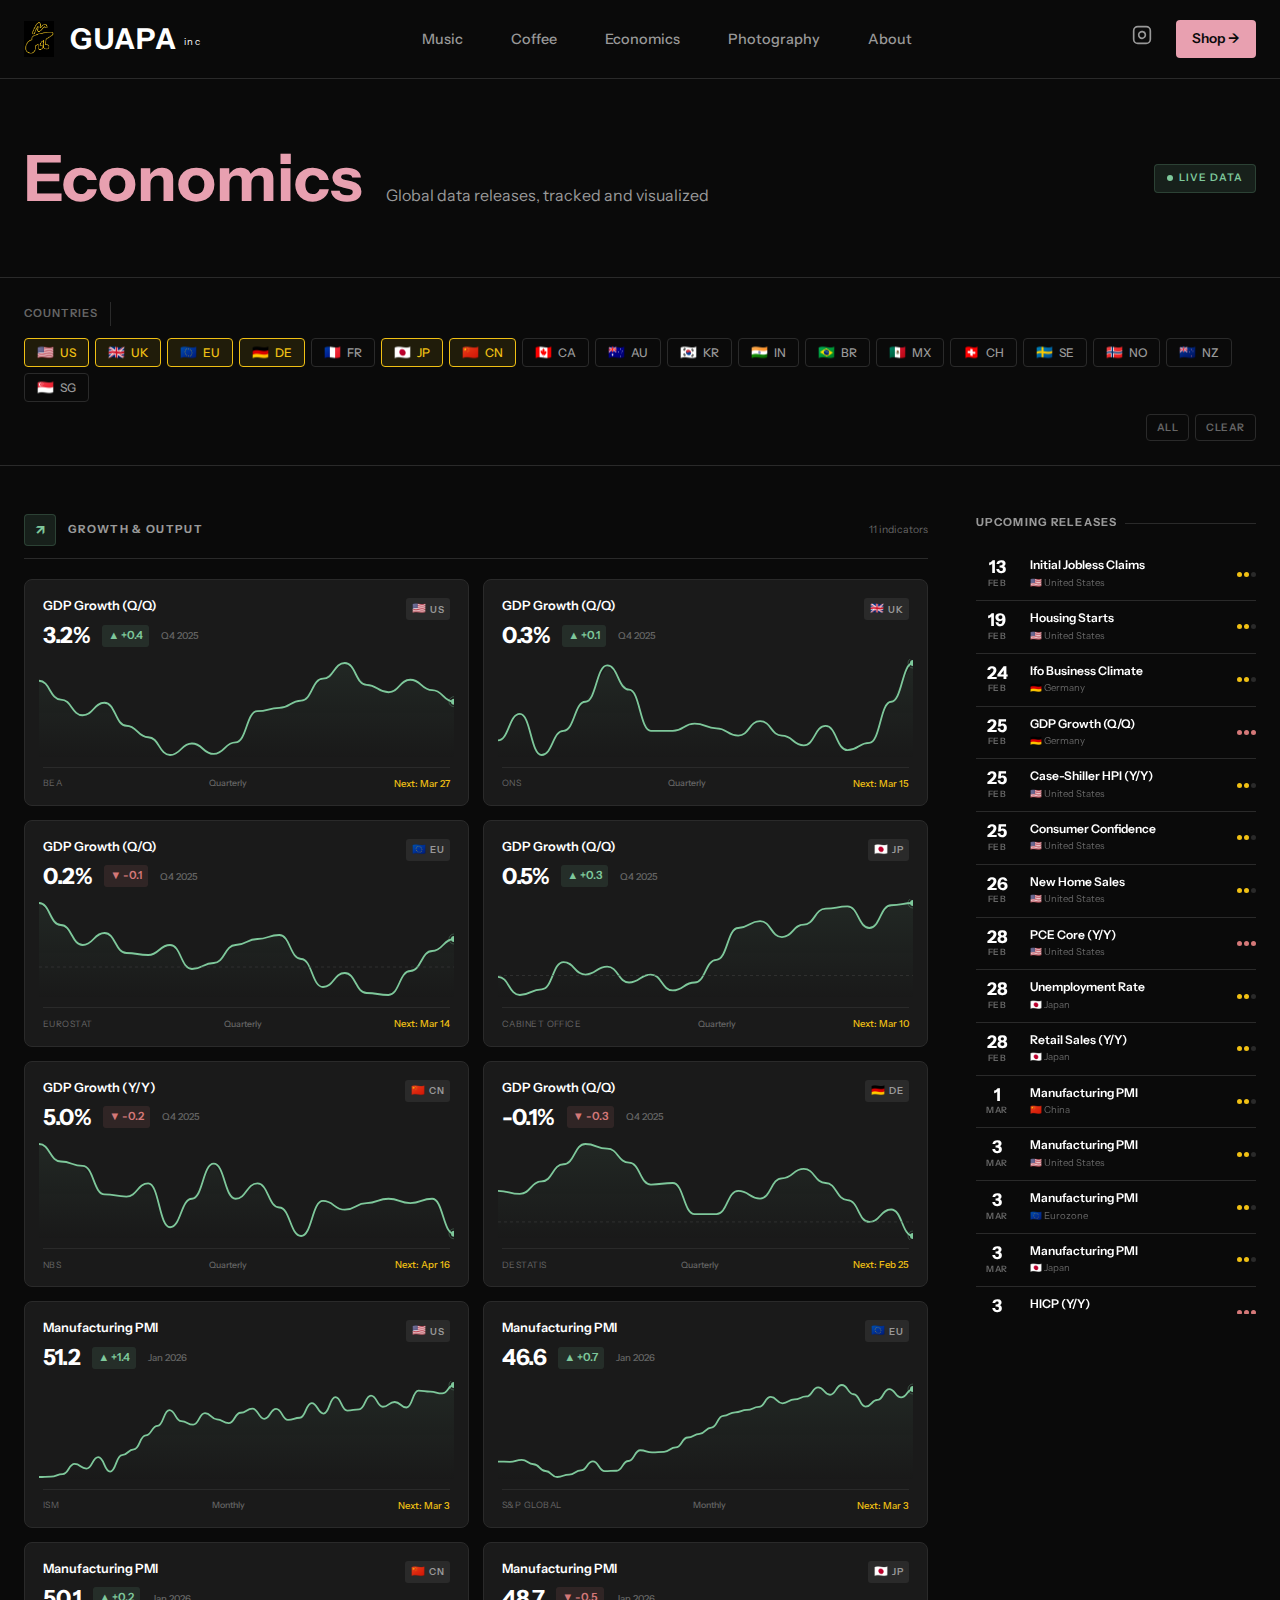
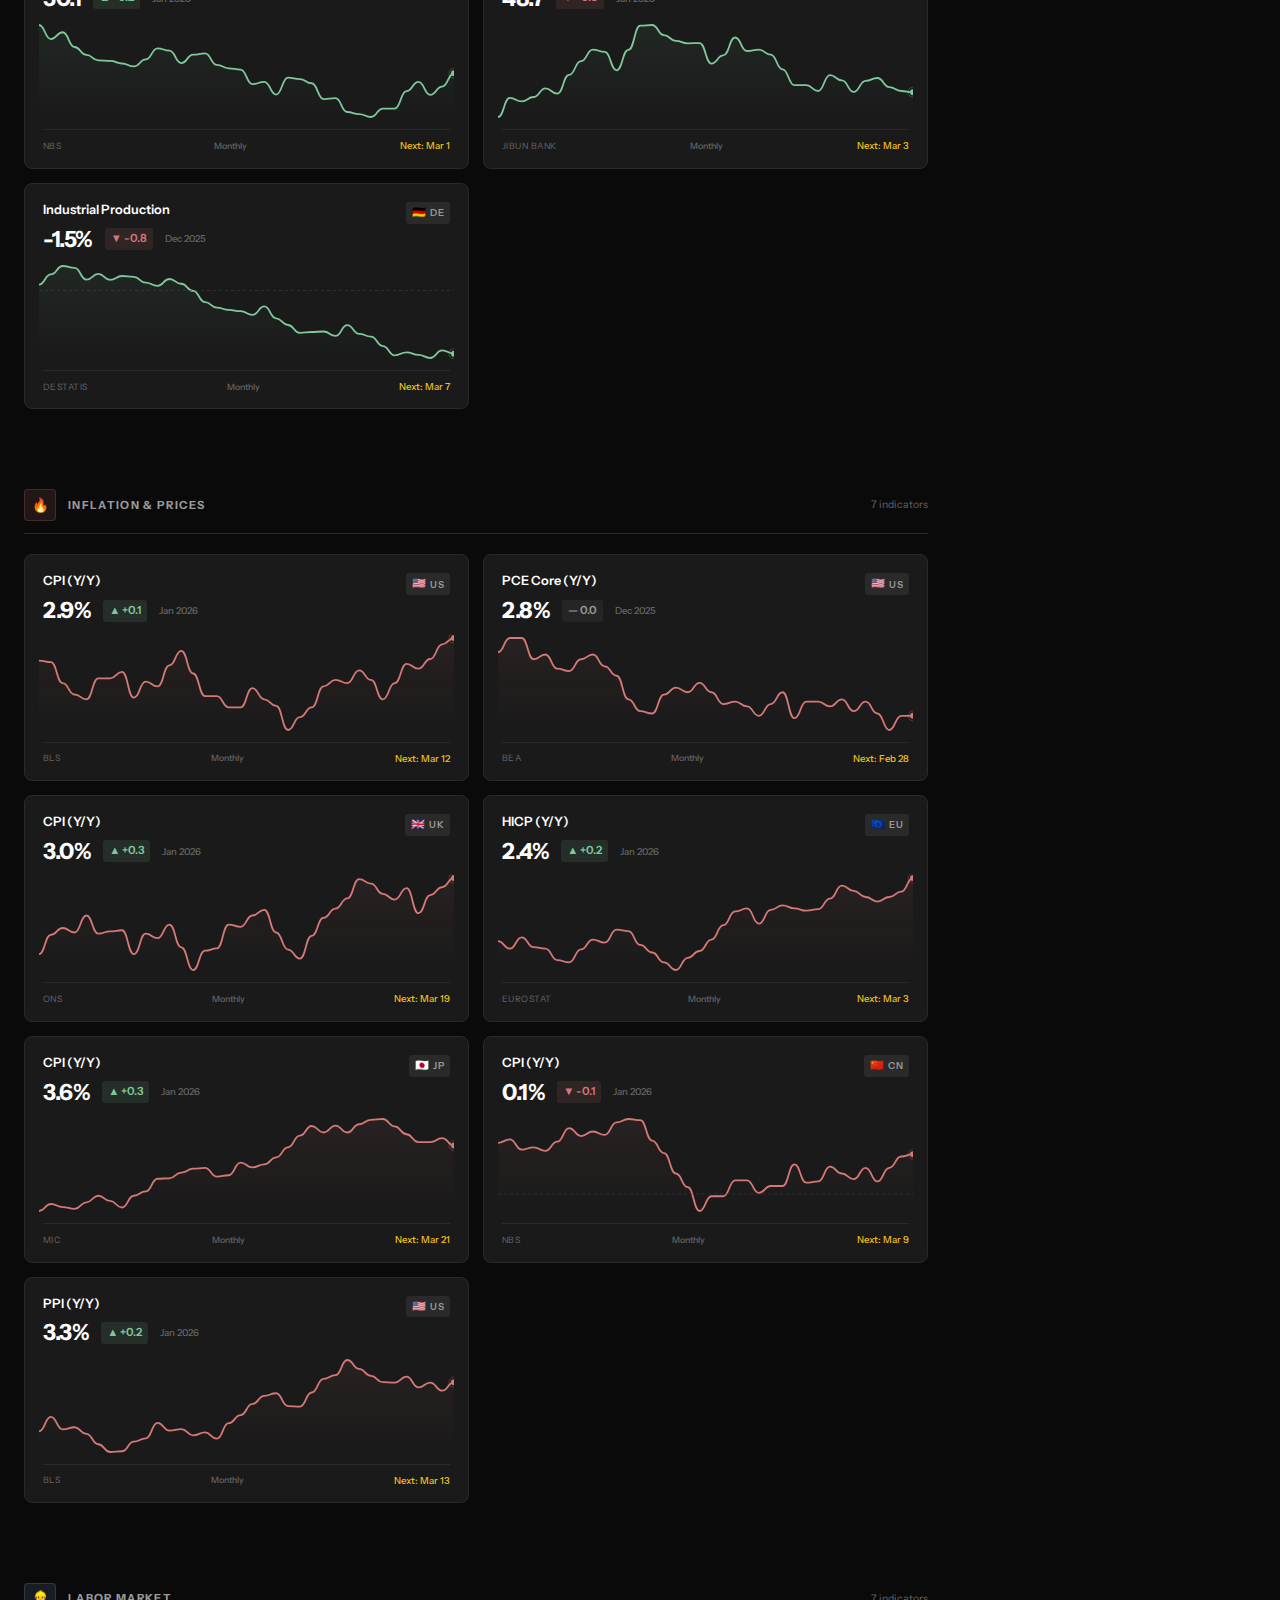
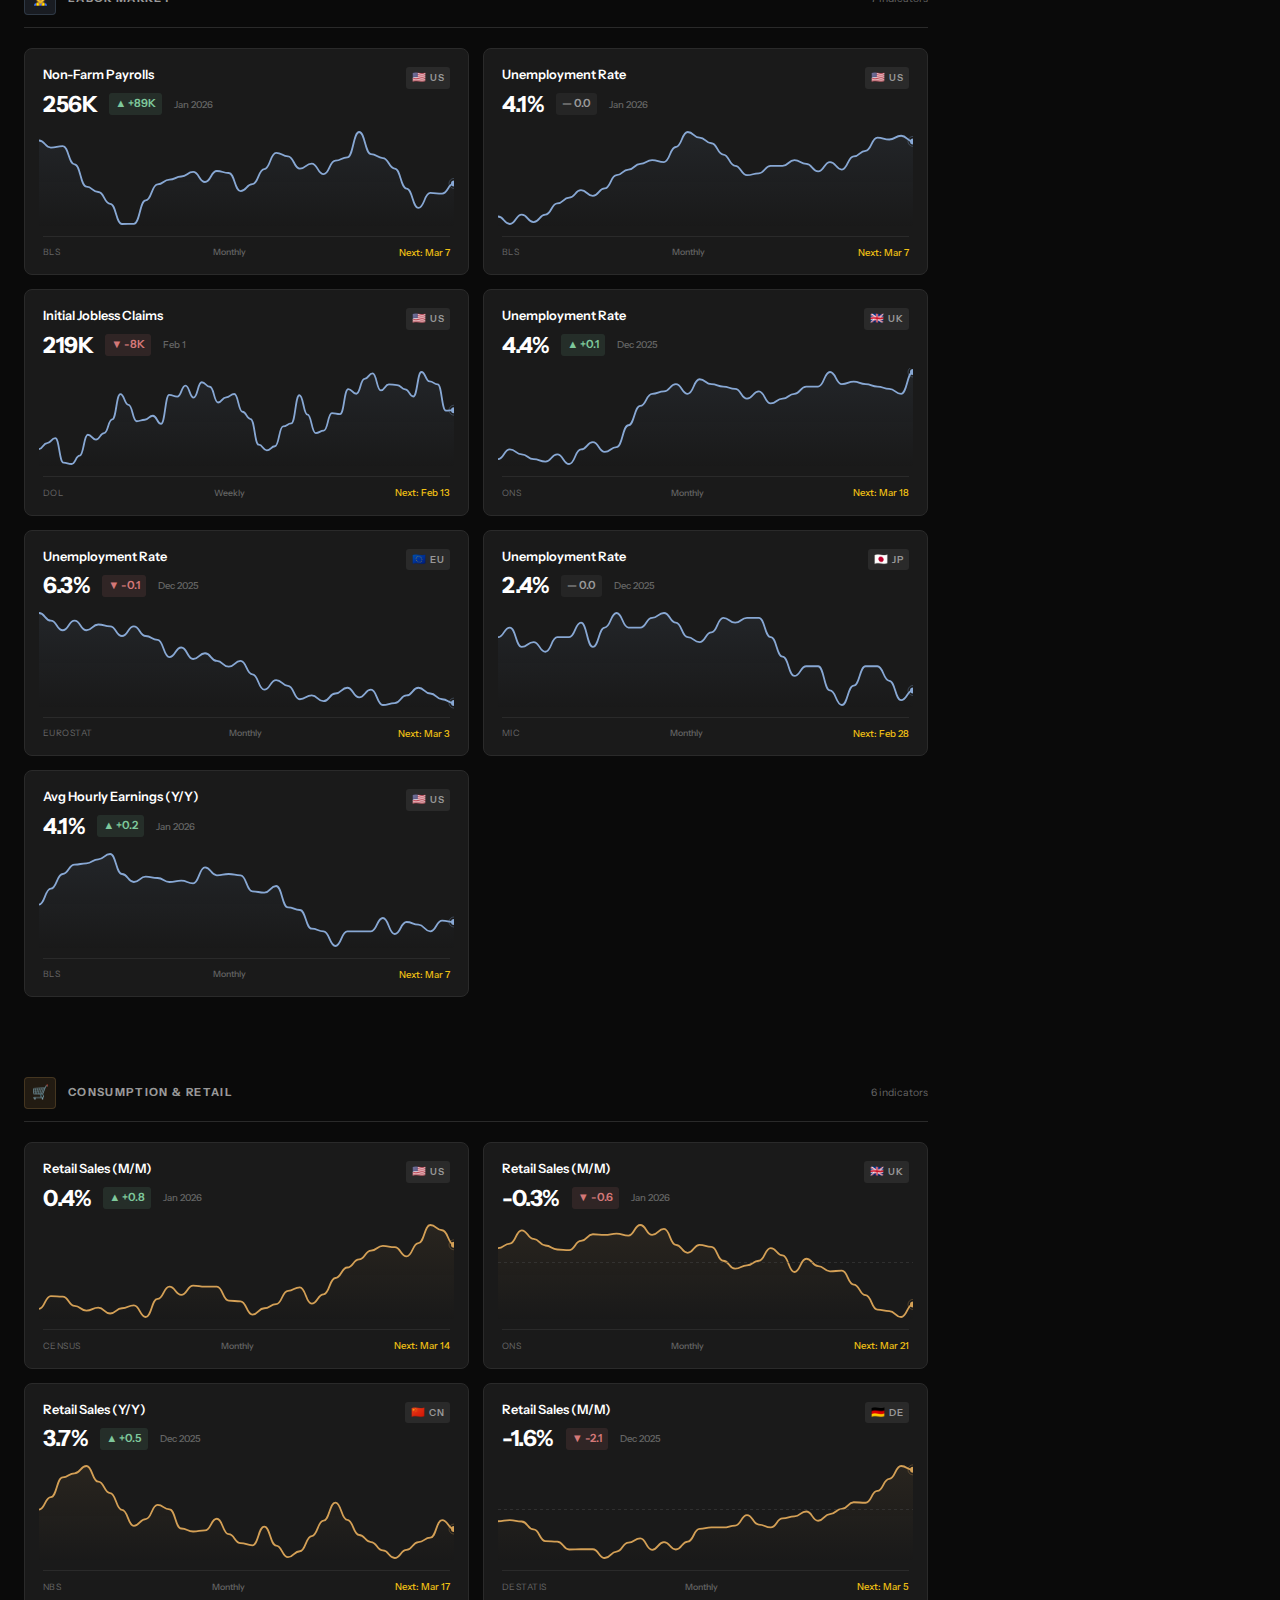
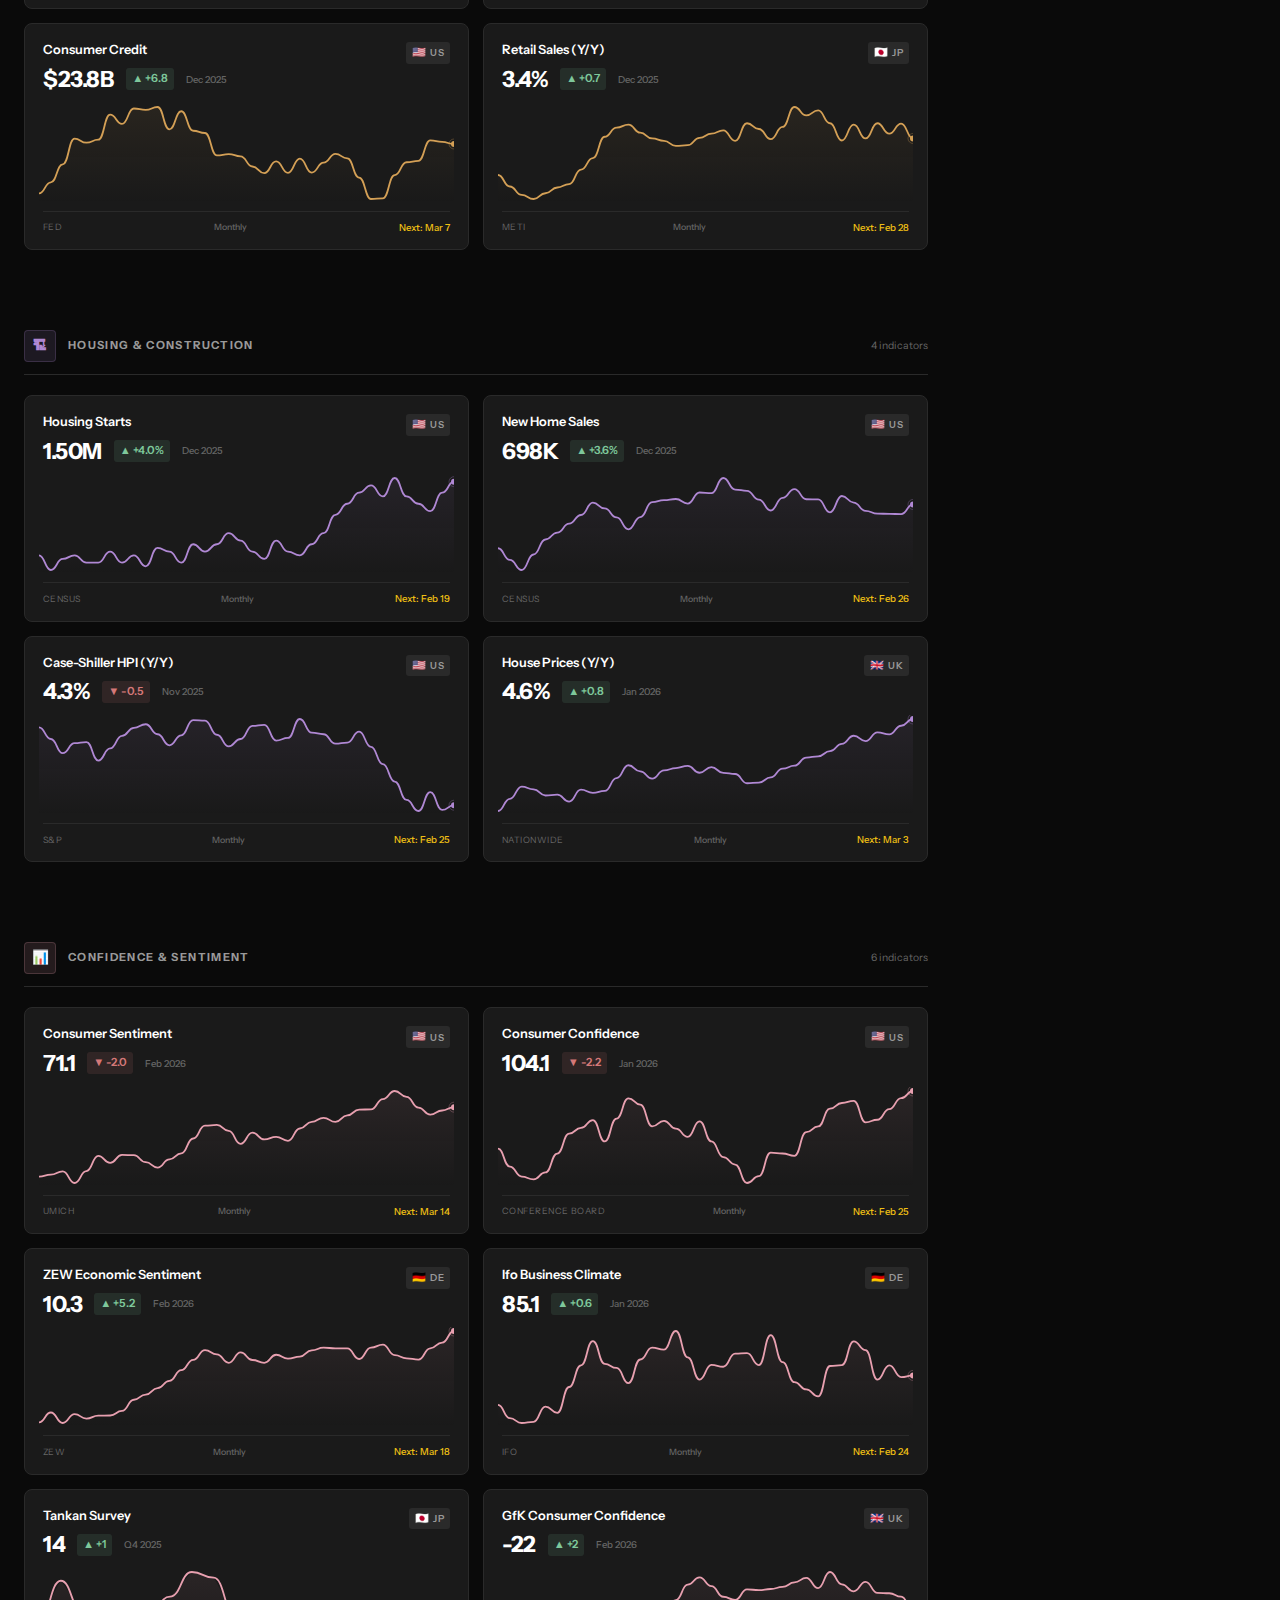
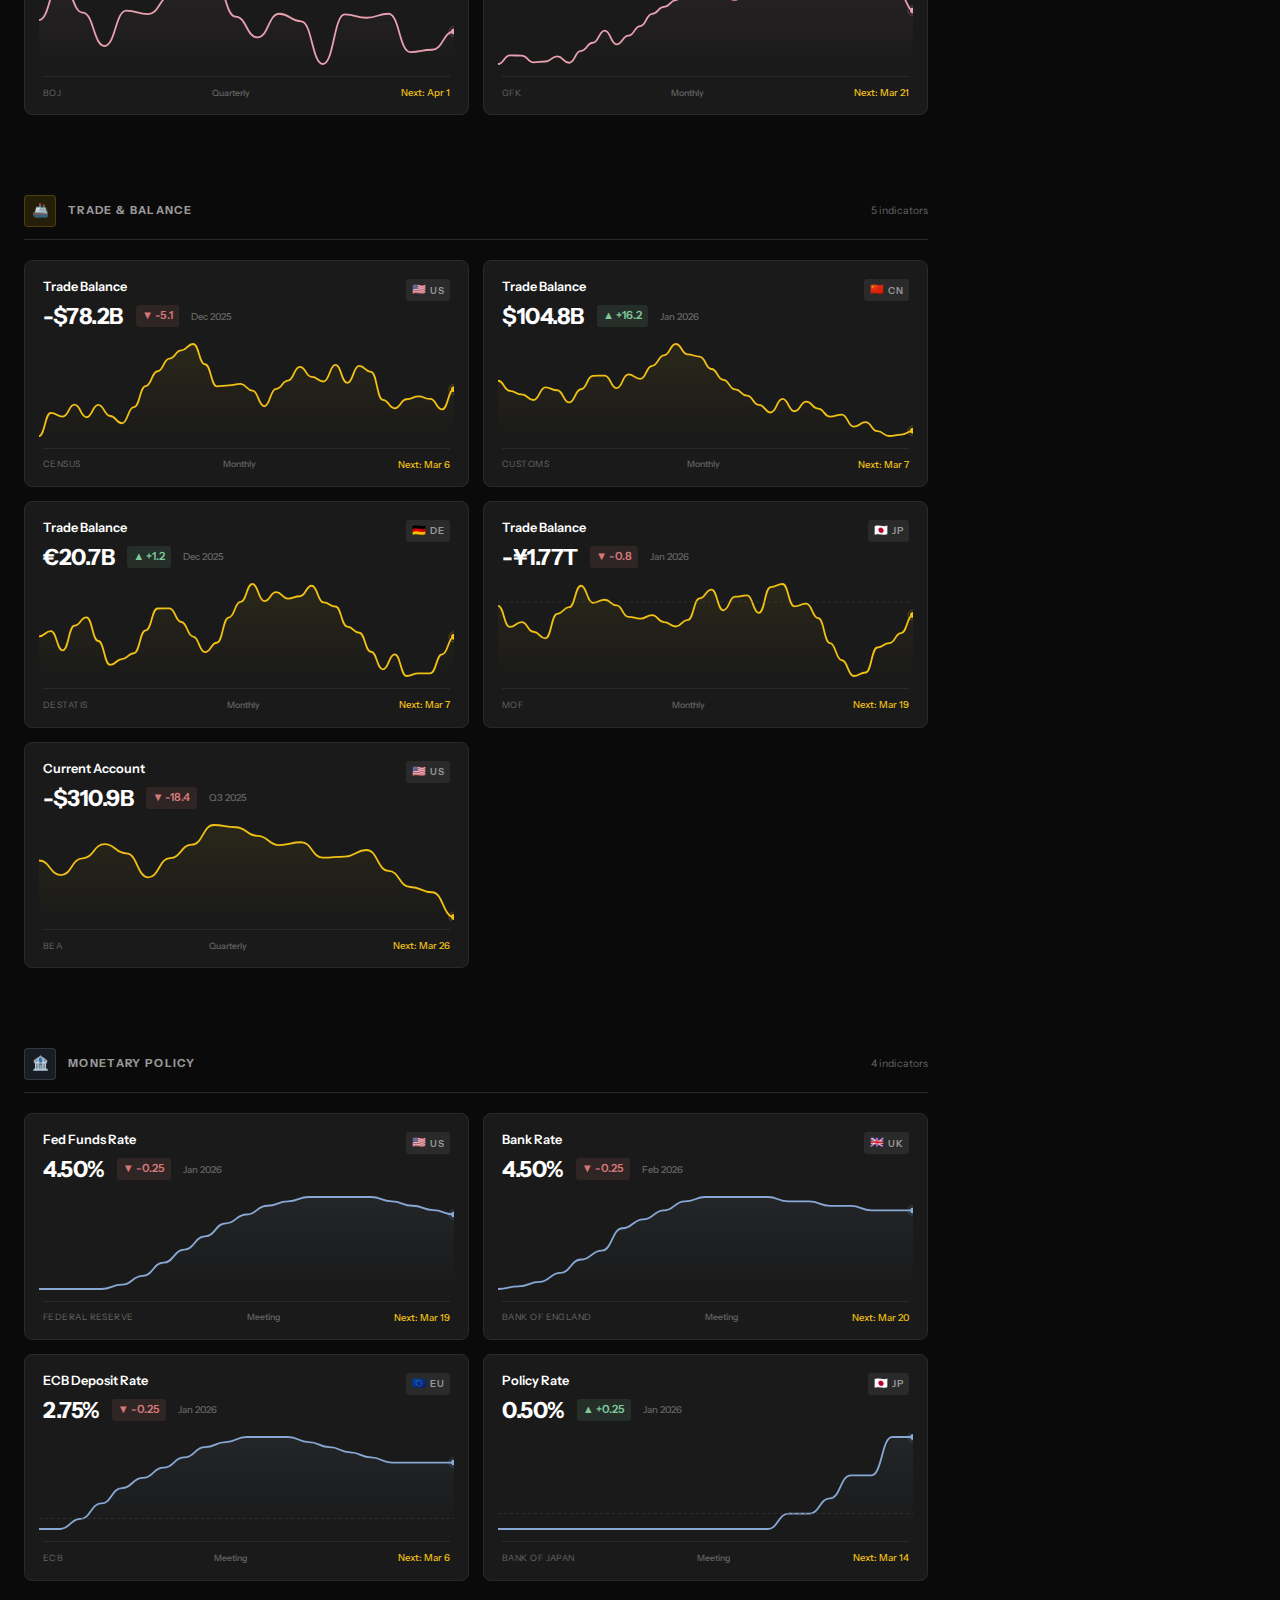
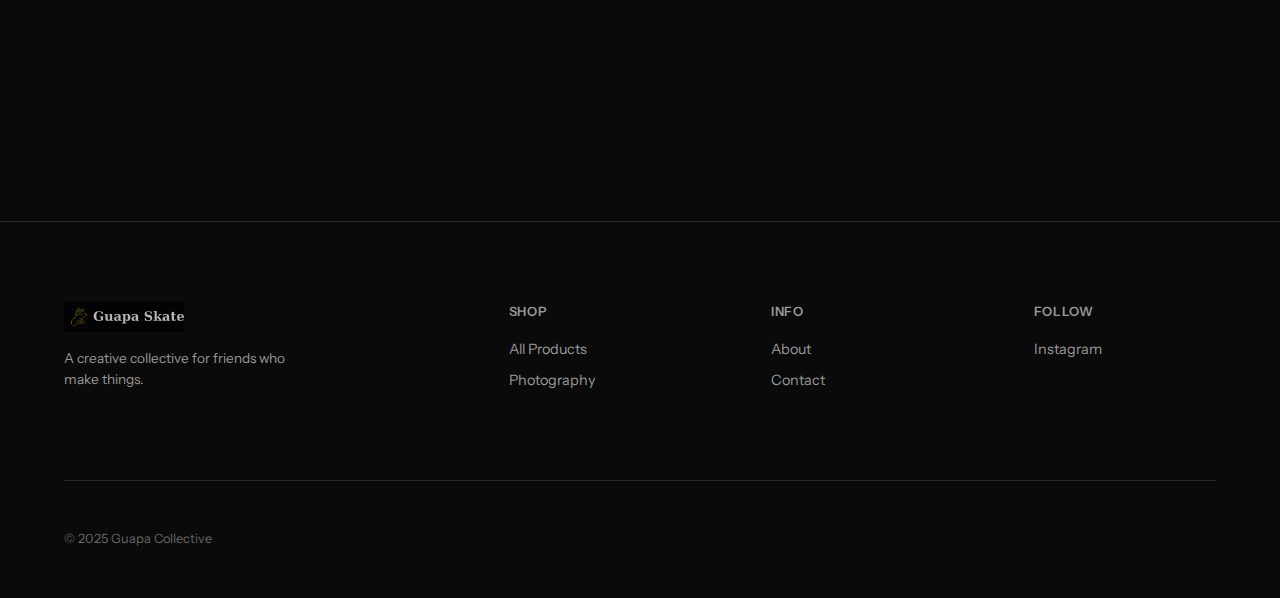
<file: economics.html>
<!DOCTYPE html>
<html lang="en">
<head>
    <meta charset="UTF-8">
    <meta name="viewport" content="width=device-width, initial-scale=1.0">
    <title>Economics | Guapa</title>
    <link rel="icon" type="image/x-icon" href="favicon.ico">
    <link rel="stylesheet" href="styles.css">
    <link rel="stylesheet" href="economics.css">
    <link rel="preconnect" href="https://fonts.googleapis.com">
    <link rel="preconnect" href="https://fonts.gstatic.com" crossorigin>
    <link href="https://fonts.googleapis.com/css2?family=Instrument+Sans:wght@400;500;600;700&family=Newsreader:ital,wght@0,400;1,400&display=swap" rel="stylesheet">
</head>
<body>
    <!-- Navigation -->
    <nav class="nav">
        <a href="index.html" class="nav-logo">
            <img src="guapa_logo_dark.png" alt="Guapa" class="logo-img">
            <span class="logo-text" style="font-size: 1.8rem;">GUAPA <span style="font-size: 0.6rem; font-weight: 400; vertical-align: middle;">inc</span></span>
        </a>
        <div class="nav-links">
            <a href="music.html">Music</a>
            <a href="coffee.html">Coffee</a>
            <a href="economics.html">Economics</a>
            <a href="photography.html">Photography</a>
            <a href="index.html#about">About</a>
        </div>
        <div class="nav-actions">
            <a href="https://instagram.com/guapa_skate" target="_blank" rel="noopener" class="nav-social">
                <svg width="20" height="20" viewBox="0 0 24 24" fill="none" stroke="currentColor" stroke-width="2">
                    <rect x="2" y="2" width="20" height="20" rx="5" ry="5"></rect>
                    <path d="M16 11.37A4 4 0 1 1 12.63 8 4 4 0 0 1 16 11.37z"></path>
                    <line x1="17.5" y1="6.5" x2="17.51" y2="6.5"></line>
                </svg>
            </a>
            <a href="shop.html" class="nav-cart">Shop →</a>
        </div>
        <button class="nav-toggle" aria-label="Toggle menu">
            <span></span>
            <span></span>
        </button>
    </nav>

    <main class="econ-page">
        <header class="econ-header">
            <div class="econ-header-text">
                <h1>Economics</h1>
                <p>Global data releases, tracked and visualized</p>
            </div>
            <span class="live-badge"><span class="live-dot"></span> Live Data</span>
        </header>

        <div class="filter-bar">
            <div class="filter-bar-inner">
                <span class="filter-label">Countries</span>
                <div class="filter-divider"></div>
                <div class="country-chips" id="countryChips"></div>
                <div class="filter-actions">
                    <button class="filter-btn" id="selectAllBtn">All</button>
                    <button class="filter-btn" id="clearAllBtn">Clear</button>
                </div>
            </div>
        </div>

        <div class="econ-main">
            <div class="econ-layout">
                <div class="econ-charts" id="econCharts"></div>
                <aside class="upcoming-panel" id="upcomingPanel"></aside>
            </div>
        </div>
    </main>

    <div class="chart-tooltip" id="chartTooltip">
        <div class="tt-date"></div>
        <div class="tt-val"></div>
    </div>

    <footer class="footer">
        <div class="container">
            <div class="footer-grid">
                <div class="footer-brand">
                    <img src="lockup_light.png" alt="Guapa" class="footer-logo">
                    <p>A creative collective for friends who make things.</p>
                </div>
                <div class="footer-links">
                    <h4>Shop</h4>
                    <a href="shop.html">All Products</a>
                    <a href="#">Photography</a>
                </div>
                <div class="footer-links">
                    <h4>Info</h4>
                    <a href="index.html#about">About</a>
                    <a href="#">Contact</a>
                </div>
                <div class="footer-links">
                    <h4>Follow</h4>
                    <a href="https://instagram.com/guapa_skate" target="_blank" rel="noopener">Instagram</a>
                </div>
            </div>
            <div class="footer-bottom">
                <p>© 2025 Guapa Collective</p>
            </div>
        </div>
    </footer>

    <script>
    var countries = [
        { id: 'us', name: 'United States', flag: '🇺🇸', short: 'US' },
        { id: 'gb', name: 'United Kingdom', flag: '🇬🇧', short: 'UK' },
        { id: 'eu', name: 'Eurozone', flag: '🇪🇺', short: 'EU' },
        { id: 'de', name: 'Germany', flag: '🇩🇪', short: 'DE' },
        { id: 'fr', name: 'France', flag: '🇫🇷', short: 'FR' },
        { id: 'jp', name: 'Japan', flag: '🇯🇵', short: 'JP' },
        { id: 'cn', name: 'China', flag: '🇨🇳', short: 'CN' },
        { id: 'ca', name: 'Canada', flag: '🇨🇦', short: 'CA' },
        { id: 'au', name: 'Australia', flag: '🇦🇺', short: 'AU' },
        { id: 'kr', name: 'South Korea', flag: '🇰🇷', short: 'KR' },
        { id: 'in', name: 'India', flag: '🇮🇳', short: 'IN' },
        { id: 'br', name: 'Brazil', flag: '🇧🇷', short: 'BR' },
        { id: 'mx', name: 'Mexico', flag: '🇲🇽', short: 'MX' },
        { id: 'ch', name: 'Switzerland', flag: '🇨🇭', short: 'CH' },
        { id: 'se', name: 'Sweden', flag: '🇸🇪', short: 'SE' },
        { id: 'no', name: 'Norway', flag: '🇳🇴', short: 'NO' },
        { id: 'nz', name: 'New Zealand', flag: '🇳🇿', short: 'NZ' },
        { id: 'sg', name: 'Singapore', flag: '🇸🇬', short: 'SG' },
    ];

    var categories = [
        { id: 'growth', name: 'Growth & Output', icon: '↗', cssClass: 'cat-growth' },
        { id: 'inflation', name: 'Inflation & Prices', icon: '🔥', cssClass: 'cat-inflation' },
        { id: 'labor', name: 'Labor Market', icon: '👷', cssClass: 'cat-labor' },
        { id: 'consumption', name: 'Consumption & Retail', icon: '🛒', cssClass: 'cat-consumption' },
        { id: 'housing', name: 'Housing & Construction', icon: '🏗', cssClass: 'cat-housing' },
        { id: 'sentiment', name: 'Confidence & Sentiment', icon: '📊', cssClass: 'cat-sentiment' },
        { id: 'trade', name: 'Trade & Balance', icon: '🚢', cssClass: 'cat-trade' },
        { id: 'monetary', name: 'Monetary Policy', icon: '🏦', cssClass: 'cat-monetary' },
    ];

    function genSeries(n, base, vol, trend) {
        trend = trend || 0; var pts = [], val = base;
        for (var i = 0; i < n; i++) { val += (Math.random() - 0.48) * vol + trend; pts.push(Math.round(val * 100) / 100); }
        return pts;
    }
    function genDate(mb, n) {
        var dates = [], now = new Date(2026, 1, 1);
        for (var i = n - 1; i >= 0; i--) { var d = new Date(now); d.setMonth(d.getMonth() - Math.round(i * mb / n)); dates.push(d.toLocaleDateString('en-US', { month: 'short', year: '2-digit' })); }
        return dates;
    }

    var accentColors = { growth:'#7ec89b', inflation:'#d47878', labor:'#88a8d4', consumption:'#d4a056', housing:'#b088d4', sentiment:'#e8a0b0', trade:'#f0c014', monetary:'#88a8d4' };

    var indicators = [
        { id:'gdp_us', name:'GDP Growth (Q/Q)', country:'us', category:'growth', value:'3.2%', change:'+0.4', dir:'up', period:'Q4 2025', source:'BEA', freq:'Quarterly', next:'Mar 27', series:genSeries(20,2.5,0.6,0.04), dates:genDate(60,20), unit:'%', impact:3 },
        { id:'gdp_gb', name:'GDP Growth (Q/Q)', country:'gb', category:'growth', value:'0.3%', change:'+0.1', dir:'up', period:'Q4 2025', source:'ONS', freq:'Quarterly', next:'Mar 15', series:genSeries(20,0.4,0.4,-0.01), dates:genDate(60,20), unit:'%', impact:3 },
        { id:'gdp_eu', name:'GDP Growth (Q/Q)', country:'eu', category:'growth', value:'0.2%', change:'-0.1', dir:'down', period:'Q4 2025', source:'Eurostat', freq:'Quarterly', next:'Mar 14', series:genSeries(20,0.3,0.3,-0.01), dates:genDate(60,20), unit:'%', impact:3 },
        { id:'gdp_jp', name:'GDP Growth (Q/Q)', country:'jp', category:'growth', value:'0.5%', change:'+0.3', dir:'up', period:'Q4 2025', source:'Cabinet Office', freq:'Quarterly', next:'Mar 10', series:genSeries(20,0.2,0.5,0.02), dates:genDate(60,20), unit:'%', impact:3 },
        { id:'gdp_cn', name:'GDP Growth (Y/Y)', country:'cn', category:'growth', value:'5.0%', change:'-0.2', dir:'down', period:'Q4 2025', source:'NBS', freq:'Quarterly', next:'Apr 16', series:genSeries(20,5.2,0.4,-0.02), dates:genDate(60,20), unit:'%', impact:3 },
        { id:'gdp_de', name:'GDP Growth (Q/Q)', country:'de', category:'growth', value:'-0.1%', change:'-0.3', dir:'down', period:'Q4 2025', source:'Destatis', freq:'Quarterly', next:'Feb 25', series:genSeries(20,0.1,0.4,-0.03), dates:genDate(60,20), unit:'%', impact:3 },
        { id:'gdp_ca', name:'GDP Growth (Q/Q)', country:'ca', category:'growth', value:'1.5%', change:'+0.2', dir:'up', period:'Q4 2025', source:'StatCan', freq:'Quarterly', next:'Feb 28', series:genSeries(20,1.2,0.5,0.01), dates:genDate(60,20), unit:'%', impact:3 },
        { id:'gdp_in', name:'GDP Growth (Y/Y)', country:'in', category:'growth', value:'6.7%', change:'+0.2', dir:'up', period:'Q3 FY26', source:'MoSPI', freq:'Quarterly', next:'Feb 28', series:genSeries(20,6.5,0.8,0.02), dates:genDate(60,20), unit:'%', impact:3 },
        { id:'gdp_br', name:'GDP Growth (Q/Q)', country:'br', category:'growth', value:'0.9%', change:'+0.1', dir:'up', period:'Q4 2025', source:'IBGE', freq:'Quarterly', next:'Mar 4', series:genSeries(20,0.7,0.5,0.01), dates:genDate(60,20), unit:'%', impact:3 },
        { id:'pmi_us', name:'Manufacturing PMI', country:'us', category:'growth', value:'51.2', change:'+1.4', dir:'up', period:'Jan 2026', source:'ISM', freq:'Monthly', next:'Mar 3', series:genSeries(36,50,2.5,0.03), dates:genDate(36,36), unit:'', impact:2 },
        { id:'pmi_eu', name:'Manufacturing PMI', country:'eu', category:'growth', value:'46.6', change:'+0.7', dir:'up', period:'Jan 2026', source:'S&P Global', freq:'Monthly', next:'Mar 3', series:genSeries(36,47,2,-0.02), dates:genDate(36,36), unit:'', impact:2 },
        { id:'pmi_cn', name:'Manufacturing PMI', country:'cn', category:'growth', value:'50.1', change:'+0.2', dir:'up', period:'Jan 2026', source:'NBS', freq:'Monthly', next:'Mar 1', series:genSeries(36,49.5,1.5,0.01), dates:genDate(36,36), unit:'', impact:2 },
        { id:'pmi_jp', name:'Manufacturing PMI', country:'jp', category:'growth', value:'48.7', change:'-0.5', dir:'down', period:'Jan 2026', source:'Jibun Bank', freq:'Monthly', next:'Mar 3', series:genSeries(36,49,2,-0.03), dates:genDate(36,36), unit:'', impact:2 },
        { id:'ip_de', name:'Industrial Production', country:'de', category:'growth', value:'-1.5%', change:'-0.8', dir:'down', period:'Dec 2025', source:'Destatis', freq:'Monthly', next:'Mar 7', series:genSeries(36,-0.2,1.5,-0.04), dates:genDate(36,36), unit:'%', impact:2 },
        { id:'cpi_us', name:'CPI (Y/Y)', country:'us', category:'inflation', value:'2.9%', change:'+0.1', dir:'up', period:'Jan 2026', source:'BLS', freq:'Monthly', next:'Mar 12', series:genSeries(36,3.2,0.3,-0.02), dates:genDate(36,36), unit:'%', impact:3 },
        { id:'pce_us', name:'PCE Core (Y/Y)', country:'us', category:'inflation', value:'2.8%', change:'0.0', dir:'flat', period:'Dec 2025', source:'BEA', freq:'Monthly', next:'Feb 28', series:genSeries(36,3.0,0.2,-0.02), dates:genDate(36,36), unit:'%', impact:3 },
        { id:'cpi_gb', name:'CPI (Y/Y)', country:'gb', category:'inflation', value:'3.0%', change:'+0.3', dir:'up', period:'Jan 2026', source:'ONS', freq:'Monthly', next:'Mar 19', series:genSeries(36,3.5,0.5,-0.03), dates:genDate(36,36), unit:'%', impact:3 },
        { id:'cpi_eu', name:'HICP (Y/Y)', country:'eu', category:'inflation', value:'2.4%', change:'+0.2', dir:'up', period:'Jan 2026', source:'Eurostat', freq:'Monthly', next:'Mar 3', series:genSeries(36,2.8,0.4,-0.02), dates:genDate(36,36), unit:'%', impact:3 },
        { id:'cpi_jp', name:'CPI (Y/Y)', country:'jp', category:'inflation', value:'3.6%', change:'+0.3', dir:'up', period:'Jan 2026', source:'MIC', freq:'Monthly', next:'Mar 21', series:genSeries(36,2.5,0.5,0.03), dates:genDate(36,36), unit:'%', impact:3 },
        { id:'cpi_cn', name:'CPI (Y/Y)', country:'cn', category:'inflation', value:'0.1%', change:'-0.1', dir:'down', period:'Jan 2026', source:'NBS', freq:'Monthly', next:'Mar 9', series:genSeries(36,0.5,0.4,-0.02), dates:genDate(36,36), unit:'%', impact:2 },
        { id:'ppi_us', name:'PPI (Y/Y)', country:'us', category:'inflation', value:'3.3%', change:'+0.2', dir:'up', period:'Jan 2026', source:'BLS', freq:'Monthly', next:'Mar 13', series:genSeries(36,2.0,0.8,0.02), dates:genDate(36,36), unit:'%', impact:2 },
        { id:'cpi_in', name:'CPI (Y/Y)', country:'in', category:'inflation', value:'5.2%', change:'+0.3', dir:'up', period:'Jan 2026', source:'MoSPI', freq:'Monthly', next:'Mar 12', series:genSeries(36,5.0,0.7,0.01), dates:genDate(36,36), unit:'%', impact:2 },
        { id:'cpi_br', name:'IPCA (Y/Y)', country:'br', category:'inflation', value:'4.6%', change:'+0.1', dir:'up', period:'Jan 2026', source:'IBGE', freq:'Monthly', next:'Mar 12', series:genSeries(36,4.2,0.5,0.02), dates:genDate(36,36), unit:'%', impact:2 },
        { id:'nfp_us', name:'Non-Farm Payrolls', country:'us', category:'labor', value:'256K', change:'+89K', dir:'up', period:'Jan 2026', source:'BLS', freq:'Monthly', next:'Mar 7', series:genSeries(36,200,60,1), dates:genDate(36,36), unit:'K', impact:3 },
        { id:'unemp_us', name:'Unemployment Rate', country:'us', category:'labor', value:'4.1%', change:'0.0', dir:'flat', period:'Jan 2026', source:'BLS', freq:'Monthly', next:'Mar 7', series:genSeries(36,3.8,0.15,0.005), dates:genDate(36,36), unit:'%', impact:3 },
        { id:'claims_us', name:'Initial Jobless Claims', country:'us', category:'labor', value:'219K', change:'-8K', dir:'down', period:'Feb 1', source:'DOL', freq:'Weekly', next:'Feb 13', series:genSeries(52,220,15,0), dates:genDate(12,52), unit:'K', impact:2 },
        { id:'unemp_gb', name:'Unemployment Rate', country:'gb', category:'labor', value:'4.4%', change:'+0.1', dir:'up', period:'Dec 2025', source:'ONS', freq:'Monthly', next:'Mar 18', series:genSeries(36,4.0,0.15,0.01), dates:genDate(36,36), unit:'%', impact:2 },
        { id:'unemp_eu', name:'Unemployment Rate', country:'eu', category:'labor', value:'6.3%', change:'-0.1', dir:'down', period:'Dec 2025', source:'Eurostat', freq:'Monthly', next:'Mar 3', series:genSeries(36,6.6,0.15,-0.01), dates:genDate(36,36), unit:'%', impact:2 },
        { id:'unemp_jp', name:'Unemployment Rate', country:'jp', category:'labor', value:'2.4%', change:'0.0', dir:'flat', period:'Dec 2025', source:'MIC', freq:'Monthly', next:'Feb 28', series:genSeries(36,2.5,0.1,-0.005), dates:genDate(36,36), unit:'%', impact:2 },
        { id:'wage_us', name:'Avg Hourly Earnings (Y/Y)', country:'us', category:'labor', value:'4.1%', change:'+0.2', dir:'up', period:'Jan 2026', source:'BLS', freq:'Monthly', next:'Mar 7', series:genSeries(36,4.5,0.3,-0.02), dates:genDate(36,36), unit:'%', impact:2 },
        { id:'unemp_ca', name:'Unemployment Rate', country:'ca', category:'labor', value:'6.7%', change:'+0.2', dir:'up', period:'Jan 2026', source:'StatCan', freq:'Monthly', next:'Mar 14', series:genSeries(36,5.8,0.2,0.02), dates:genDate(36,36), unit:'%', impact:2 },
        { id:'unemp_au', name:'Unemployment Rate', country:'au', category:'labor', value:'4.0%', change:'-0.1', dir:'down', period:'Jan 2026', source:'ABS', freq:'Monthly', next:'Mar 20', series:genSeries(36,3.8,0.15,0.01), dates:genDate(36,36), unit:'%', impact:2 },
        { id:'retail_us', name:'Retail Sales (M/M)', country:'us', category:'consumption', value:'0.4%', change:'+0.8', dir:'up', period:'Jan 2026', source:'Census', freq:'Monthly', next:'Mar 14', series:genSeries(36,0.3,0.6,0), dates:genDate(36,36), unit:'%', impact:3 },
        { id:'retail_gb', name:'Retail Sales (M/M)', country:'gb', category:'consumption', value:'-0.3%', change:'-0.6', dir:'down', period:'Jan 2026', source:'ONS', freq:'Monthly', next:'Mar 21', series:genSeries(36,0.1,0.5,-0.01), dates:genDate(36,36), unit:'%', impact:2 },
        { id:'retail_cn', name:'Retail Sales (Y/Y)', country:'cn', category:'consumption', value:'3.7%', change:'+0.5', dir:'up', period:'Dec 2025', source:'NBS', freq:'Monthly', next:'Mar 17', series:genSeries(36,4.0,1.5,-0.02), dates:genDate(36,36), unit:'%', impact:2 },
        { id:'retail_de', name:'Retail Sales (M/M)', country:'de', category:'consumption', value:'-1.6%', change:'-2.1', dir:'down', period:'Dec 2025', source:'Destatis', freq:'Monthly', next:'Mar 5', series:genSeries(36,-0.2,1.0,-0.02), dates:genDate(36,36), unit:'%', impact:2 },
        { id:'cc_us', name:'Consumer Credit', country:'us', category:'consumption', value:'$23.8B', change:'+6.8', dir:'up', period:'Dec 2025', source:'Fed', freq:'Monthly', next:'Mar 7', series:genSeries(36,18,8,0.1), dates:genDate(36,36), unit:'B', impact:1 },
        { id:'retail_jp', name:'Retail Sales (Y/Y)', country:'jp', category:'consumption', value:'3.4%', change:'+0.7', dir:'up', period:'Dec 2025', source:'METI', freq:'Monthly', next:'Feb 28', series:genSeries(36,2.5,1.2,0.02), dates:genDate(36,36), unit:'%', impact:2 },
        { id:'housing_us', name:'Housing Starts', country:'us', category:'housing', value:'1.50M', change:'+4.0%', dir:'up', period:'Dec 2025', source:'Census', freq:'Monthly', next:'Feb 19', series:genSeries(36,1.4,0.1,0.003), dates:genDate(36,36), unit:'M', impact:2 },
        { id:'newhome_us', name:'New Home Sales', country:'us', category:'housing', value:'698K', change:'+3.6%', dir:'up', period:'Dec 2025', source:'Census', freq:'Monthly', next:'Feb 26', series:genSeries(36,650,40,1), dates:genDate(36,36), unit:'K', impact:2 },
        { id:'cshpi_us', name:'Case-Shiller HPI (Y/Y)', country:'us', category:'housing', value:'4.3%', change:'-0.5', dir:'down', period:'Nov 2025', source:'S&P', freq:'Monthly', next:'Feb 25', series:genSeries(36,5.0,0.8,-0.03), dates:genDate(36,36), unit:'%', impact:2 },
        { id:'house_gb', name:'House Prices (Y/Y)', country:'gb', category:'housing', value:'4.6%', change:'+0.8', dir:'up', period:'Jan 2026', source:'Nationwide', freq:'Monthly', next:'Mar 3', series:genSeries(36,2.0,1.5,0.06), dates:genDate(36,36), unit:'%', impact:2 },
        { id:'umich_us', name:'Consumer Sentiment', country:'us', category:'sentiment', value:'71.1', change:'-2.0', dir:'down', period:'Feb 2026', source:'UMich', freq:'Monthly', next:'Mar 14', series:genSeries(36,68,4,0.05), dates:genDate(36,36), unit:'', impact:2 },
        { id:'confboard_us', name:'Consumer Confidence', country:'us', category:'sentiment', value:'104.1', change:'-2.2', dir:'down', period:'Jan 2026', source:'Conference Board', freq:'Monthly', next:'Feb 25', series:genSeries(36,102,5,0.05), dates:genDate(36,36), unit:'', impact:2 },
        { id:'zew_de', name:'ZEW Economic Sentiment', country:'de', category:'sentiment', value:'10.3', change:'+5.2', dir:'up', period:'Feb 2026', source:'ZEW', freq:'Monthly', next:'Mar 18', series:genSeries(36,5,10,0.1), dates:genDate(36,36), unit:'', impact:2 },
        { id:'ifo_de', name:'Ifo Business Climate', country:'de', category:'sentiment', value:'85.1', change:'+0.6', dir:'up', period:'Jan 2026', source:'Ifo', freq:'Monthly', next:'Feb 24', series:genSeries(36,86,2.5,-0.02), dates:genDate(36,36), unit:'', impact:2 },
        { id:'tankan_jp', name:'Tankan Survey', country:'jp', category:'sentiment', value:'14', change:'+1', dir:'up', period:'Q4 2025', source:'BoJ', freq:'Quarterly', next:'Apr 1', series:genSeries(20,10,4,0.1), dates:genDate(60,20), unit:'', impact:2 },
        { id:'gfk_gb', name:'GfK Consumer Confidence', country:'gb', category:'sentiment', value:'-22', change:'+2', dir:'up', period:'Feb 2026', source:'GfK', freq:'Monthly', next:'Mar 21', series:genSeries(36,-25,3,0.05), dates:genDate(36,36), unit:'', impact:1 },
        { id:'trade_us', name:'Trade Balance', country:'us', category:'trade', value:'-$78.2B', change:'-5.1', dir:'down', period:'Dec 2025', source:'Census', freq:'Monthly', next:'Mar 6', series:genSeries(36,-68,6,-0.3), dates:genDate(36,36), unit:'B', impact:2 },
        { id:'trade_cn', name:'Trade Balance', country:'cn', category:'trade', value:'$104.8B', change:'+16.2', dir:'up', period:'Jan 2026', source:'Customs', freq:'Monthly', next:'Mar 7', series:genSeries(36,75,20,0.5), dates:genDate(36,36), unit:'B', impact:2 },
        { id:'trade_de', name:'Trade Balance', country:'de', category:'trade', value:'€20.7B', change:'+1.2', dir:'up', period:'Dec 2025', source:'Destatis', freq:'Monthly', next:'Mar 7', series:genSeries(36,18,4,0.05), dates:genDate(36,36), unit:'B', impact:1 },
        { id:'trade_jp', name:'Trade Balance', country:'jp', category:'trade', value:'-¥1.77T', change:'-0.8', dir:'down', period:'Jan 2026', source:'MoF', freq:'Monthly', next:'Mar 19', series:genSeries(36,-0.5,1.2,-0.03), dates:genDate(36,36), unit:'T', impact:2 },
        { id:'ca_us', name:'Current Account', country:'us', category:'trade', value:'-$310.9B', change:'-18.4', dir:'down', period:'Q3 2025', source:'BEA', freq:'Quarterly', next:'Mar 26', series:genSeries(20,-250,30,-2), dates:genDate(60,20), unit:'B', impact:1 },
        { id:'rate_us', name:'Fed Funds Rate', country:'us', category:'monetary', value:'4.50%', change:'-0.25', dir:'down', period:'Jan 2026', source:'Federal Reserve', freq:'Meeting', next:'Mar 19', series:[0.25,0.25,0.25,0.25,0.50,1.00,1.75,2.50,3.25,4.00,4.50,5.00,5.25,5.50,5.50,5.50,5.50,5.25,5.00,4.75,4.50], dates:genDate(60,21), unit:'%', impact:3 },
        { id:'rate_gb', name:'Bank Rate', country:'gb', category:'monetary', value:'4.50%', change:'-0.25', dir:'down', period:'Feb 2026', source:'Bank of England', freq:'Meeting', next:'Mar 20', series:[0.10,0.25,0.50,1.00,1.75,2.25,3.50,4.00,4.50,5.00,5.25,5.25,5.25,5.25,5.00,5.00,4.75,4.75,4.50,4.50,4.50], dates:genDate(60,21), unit:'%', impact:3 },
        { id:'rate_eu', name:'ECB Deposit Rate', country:'eu', category:'monetary', value:'2.75%', change:'-0.25', dir:'down', period:'Jan 2026', source:'ECB', freq:'Meeting', next:'Mar 6', series:[-0.50,-0.50,0,0.75,1.50,2.00,2.50,3.00,3.50,3.75,4.00,4.00,4.00,3.75,3.50,3.25,3.00,2.75,2.75,2.75,2.75], dates:genDate(60,21), unit:'%', impact:3 },
        { id:'rate_jp', name:'Policy Rate', country:'jp', category:'monetary', value:'0.50%', change:'+0.25', dir:'up', period:'Jan 2026', source:'Bank of Japan', freq:'Meeting', next:'Mar 14', series:[-0.1,-0.1,-0.1,-0.1,-0.1,-0.1,-0.1,-0.1,-0.1,-0.1,-0.1,-0.1,-0.1,-0.1,0,0,0.10,0.25,0.25,0.50,0.50], dates:genDate(60,21), unit:'%', impact:3 },
        { id:'rate_ca', name:'Overnight Rate', country:'ca', category:'monetary', value:'3.00%', change:'-0.25', dir:'down', period:'Jan 2026', source:'Bank of Canada', freq:'Meeting', next:'Mar 12', series:[0.25,0.25,0.50,1.00,2.50,3.25,3.75,4.25,4.50,5.00,5.00,5.00,5.00,4.75,4.50,4.25,3.75,3.50,3.25,3.00,3.00], dates:genDate(60,21), unit:'%', impact:3 },
        { id:'rate_au', name:'Cash Rate', country:'au', category:'monetary', value:'4.10%', change:'-0.25', dir:'down', period:'Feb 2026', source:'RBA', freq:'Meeting', next:'Apr 1', series:[0.10,0.10,0.10,0.35,0.85,1.35,2.35,3.10,3.60,4.10,4.35,4.35,4.35,4.35,4.35,4.35,4.35,4.35,4.35,4.35,4.10], dates:genDate(60,21), unit:'%', impact:3 },
    ];

    var activeCountries = new Set(['us','gb','eu','jp','cn','de']);

    function renderCountryChips() {
        var el = document.getElementById('countryChips');
        el.innerHTML = countries.map(function(c) { return '<button class="country-chip '+(activeCountries.has(c.id)?'active':'')+'" data-country="'+c.id+'"><span class="flag">'+c.flag+'</span> '+c.short+'</button>'; }).join('');
        el.querySelectorAll('.country-chip').forEach(function(chip) {
            chip.addEventListener('click', function() { var id = chip.dataset.country; if(activeCountries.has(id)) activeCountries.delete(id); else activeCountries.add(id); renderCountryChips(); renderCharts(); renderUpcoming(); });
        });
    }

    function drawChart(canvas, series, color) {
        var ctx = canvas.getContext('2d'), dpr = window.devicePixelRatio||1, rect = canvas.getBoundingClientRect();
        canvas.width = rect.width*dpr; canvas.height = rect.height*dpr; ctx.scale(dpr,dpr);
        var w=rect.width, h=rect.height, pad={top:4,bottom:4,left:0,right:0};
        var plotW=w-pad.left-pad.right, plotH=h-pad.top-pad.bottom;
        var min=Math.min.apply(null,series), max=Math.max.apply(null,series), range=max-min||1;
        var points = series.map(function(val,i){ return {x:pad.left+(i/(series.length-1))*plotW, y:pad.top+plotH-((val-min)/range)*plotH}; });
        var grad = ctx.createLinearGradient(0,pad.top,0,h); grad.addColorStop(0,color+'14'); grad.addColorStop(1,color+'00');
        ctx.beginPath(); ctx.moveTo(points[0].x,h); points.forEach(function(p){ctx.lineTo(p.x,p.y);}); ctx.lineTo(points[points.length-1].x,h); ctx.closePath(); ctx.fillStyle=grad; ctx.fill();
        ctx.beginPath(); ctx.moveTo(points[0].x,points[0].y);
        for(var i=1;i<points.length;i++){var cpx=(points[i-1].x+points[i].x)/2; ctx.bezierCurveTo(cpx,points[i-1].y,cpx,points[i].y,points[i].x,points[i].y);}
        ctx.strokeStyle=color; ctx.lineWidth=1.8; ctx.stroke();
        var last=points[points.length-1]; ctx.beginPath(); ctx.arc(last.x,last.y,3,0,Math.PI*2); ctx.fillStyle=color; ctx.fill();
        ctx.beginPath(); ctx.arc(last.x,last.y,5,0,Math.PI*2); ctx.strokeStyle=color; ctx.lineWidth=1; ctx.globalAlpha=0.3; ctx.stroke(); ctx.globalAlpha=1;
        if(min<0&&max>0){var zy=pad.top+plotH-((0-min)/range)*plotH; ctx.beginPath(); ctx.setLineDash([3,3]); ctx.moveTo(pad.left,zy); ctx.lineTo(w-pad.right,zy); ctx.strokeStyle='#444'; ctx.lineWidth=0.5; ctx.stroke(); ctx.setLineDash([]);}
    }

    function renderCharts() {
        var el = document.getElementById('econCharts');
        var filtered = indicators.filter(function(ind){return activeCountries.has(ind.country);});
        if(!filtered.length){ el.innerHTML='<div class="econ-empty"><div class="icon">🌍</div><p>Select one or more countries to view economic data releases</p></div>'; return; }
        var html='';
        categories.forEach(function(cat){
            var ci=filtered.filter(function(ind){return ind.category===cat.id;});
            if(!ci.length) return;
            html+='<div class="category-section '+cat.cssClass+'"><div class="category-header"><div class="category-icon">'+cat.icon+'</div><span class="category-title">'+cat.name+'</span><span class="category-count">'+ci.length+' indicator'+(ci.length>1?'s':'')+'</span></div><div class="chart-grid">';
            ci.forEach(function(ind){
                var c=countries.find(function(x){return x.id===ind.country;}); var clr=accentColors[ind.category];
                html+='<div class="chart-card" style="--accent-color:'+clr+'" data-indicator="'+ind.id+'"><div class="chart-card-header"><span class="chart-title">'+ind.name+'</span><span class="chart-country-tag"><span class="flag">'+c.flag+'</span>'+c.short+'</span></div><div class="chart-meta"><span class="chart-value">'+ind.value+'</span><span class="chart-change '+ind.dir+'">'+(ind.dir==='up'?'▲':ind.dir==='down'?'▼':'—')+' '+ind.change+'</span><span class="chart-period">'+ind.period+'</span></div><div class="chart-canvas-wrap"><canvas data-series="'+ind.id+'"></canvas></div><div class="chart-footer"><span class="chart-source">'+ind.source+'</span><span class="chart-freq">'+ind.freq+'</span><span class="chart-next">Next: '+ind.next+'</span></div></div>';
            });
            html+='</div></div>';
        });
        el.innerHTML=html;
        requestAnimationFrame(function(){
            el.querySelectorAll('canvas[data-series]').forEach(function(canvas){
                var indId=canvas.dataset.series, ind=indicators.find(function(x){return x.id===indId;});
                if(!ind) return; drawChart(canvas,ind.series,accentColors[ind.category]);
                canvas.addEventListener('mousemove',function(e){ var rect=canvas.getBoundingClientRect(), x=e.clientX-rect.left, idx=Math.round((x/rect.width)*(ind.series.length-1)); if(idx>=0&&idx<ind.series.length){var tt=document.getElementById('chartTooltip'); tt.querySelector('.tt-date').textContent=ind.dates[idx]; tt.querySelector('.tt-val').textContent=ind.series[idx].toFixed(1)+(ind.unit==='%'?'%':ind.unit?' '+ind.unit:''); tt.style.left=(e.clientX+12)+'px'; tt.style.top=(e.clientY-30)+'px'; tt.classList.add('visible');} });
                canvas.addEventListener('mouseleave',function(){document.getElementById('chartTooltip').classList.remove('visible');});
            });
        });
    }

    function renderUpcoming() {
        var panel=document.getElementById('upcomingPanel'), filtered=indicators.filter(function(ind){return activeCountries.has(ind.country);});
        var months={Jan:0,Feb:1,Mar:2,Apr:3,May:4,Jun:5,Jul:6,Aug:7,Sep:8,Oct:9,Nov:10,Dec:11};
        var upcoming=filtered.slice().sort(function(a,b){var pa=a.next.split(' '),pb=b.next.split(' '); return new Date(2026,months[pa[0]]||1,parseInt(pa[1])||1)-new Date(2026,months[pb[0]]||1,parseInt(pb[1])||1);}).slice(0,20);
        var html='<div class="upcoming-header">Upcoming Releases</div>';
        upcoming.forEach(function(ind){
            var c=countries.find(function(x){return x.id===ind.country;}), parts=ind.next.split(' ');
            html+='<div class="upcoming-item"><div class="upcoming-date"><div class="upcoming-day">'+parts[1]+'</div><div class="upcoming-month">'+parts[0]+'</div></div><div class="upcoming-info"><div class="upcoming-name">'+ind.name+'</div><div class="upcoming-country">'+c.flag+' '+c.name+'</div></div><div class="upcoming-impact">';
            for(var n=1;n<=3;n++) html+='<div class="impact-dot'+(n<=ind.impact?' filled':'')+(ind.impact===3&&n<=ind.impact?' high':'')+'"></div>';
            html+='</div></div>';
        });
        panel.innerHTML=html;
    }

    document.getElementById('selectAllBtn').addEventListener('click',function(){activeCountries=new Set(countries.map(function(c){return c.id;})); renderCountryChips(); renderCharts(); renderUpcoming();});
    document.getElementById('clearAllBtn').addEventListener('click',function(){activeCountries.clear(); renderCountryChips(); renderCharts(); renderUpcoming();});

    var resizeTimer; window.addEventListener('resize',function(){clearTimeout(resizeTimer); resizeTimer=setTimeout(function(){document.querySelectorAll('canvas[data-series]').forEach(function(canvas){var indId=canvas.dataset.series,ind=indicators.find(function(x){return x.id===indId;}); if(ind) drawChart(canvas,ind.series,accentColors[ind.category]);});},150);});

    var navToggle=document.querySelector('.nav-toggle'), navLinks=document.querySelector('.nav-links');
    navToggle.addEventListener('click',function(){navLinks.classList.toggle('nav-links--open'); navToggle.classList.toggle('nav-toggle--open');});

    renderCountryChips(); renderCharts(); renderUpcoming();
    </script>
</body>
</html>
</file>
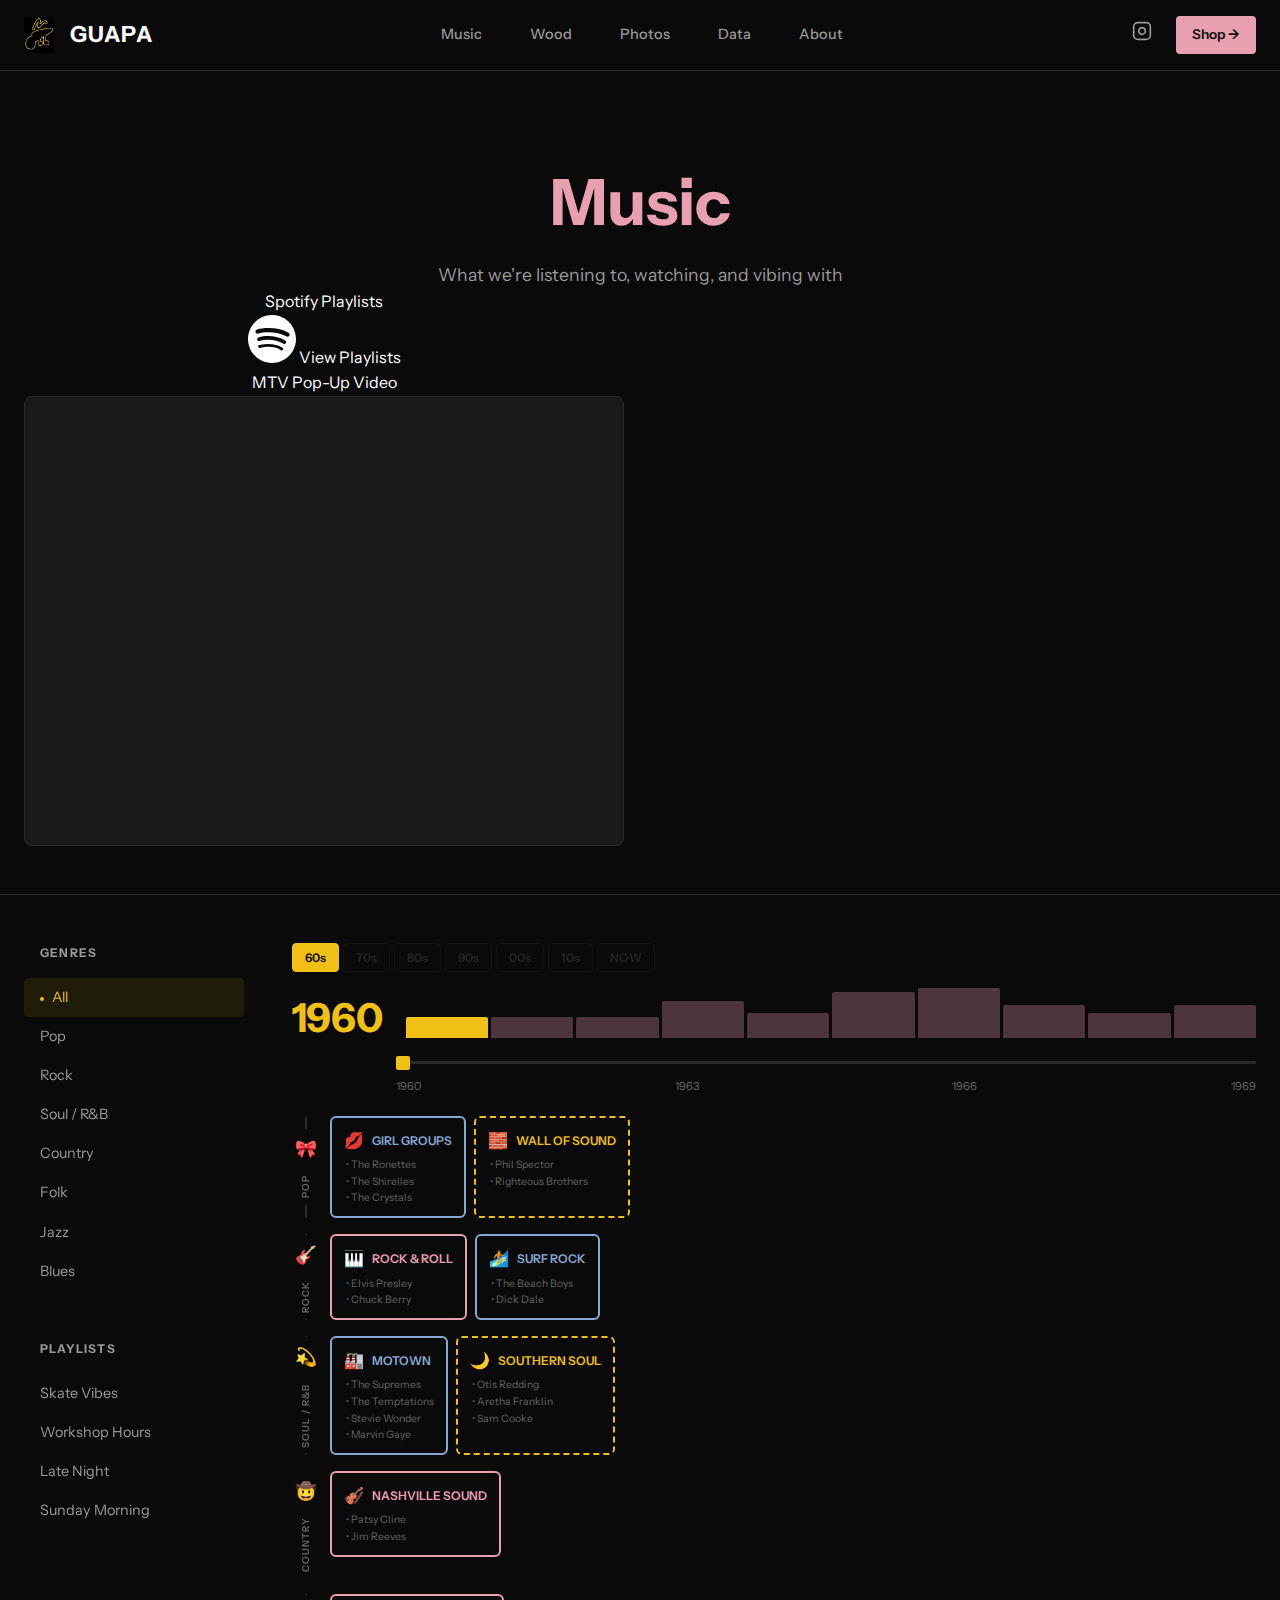
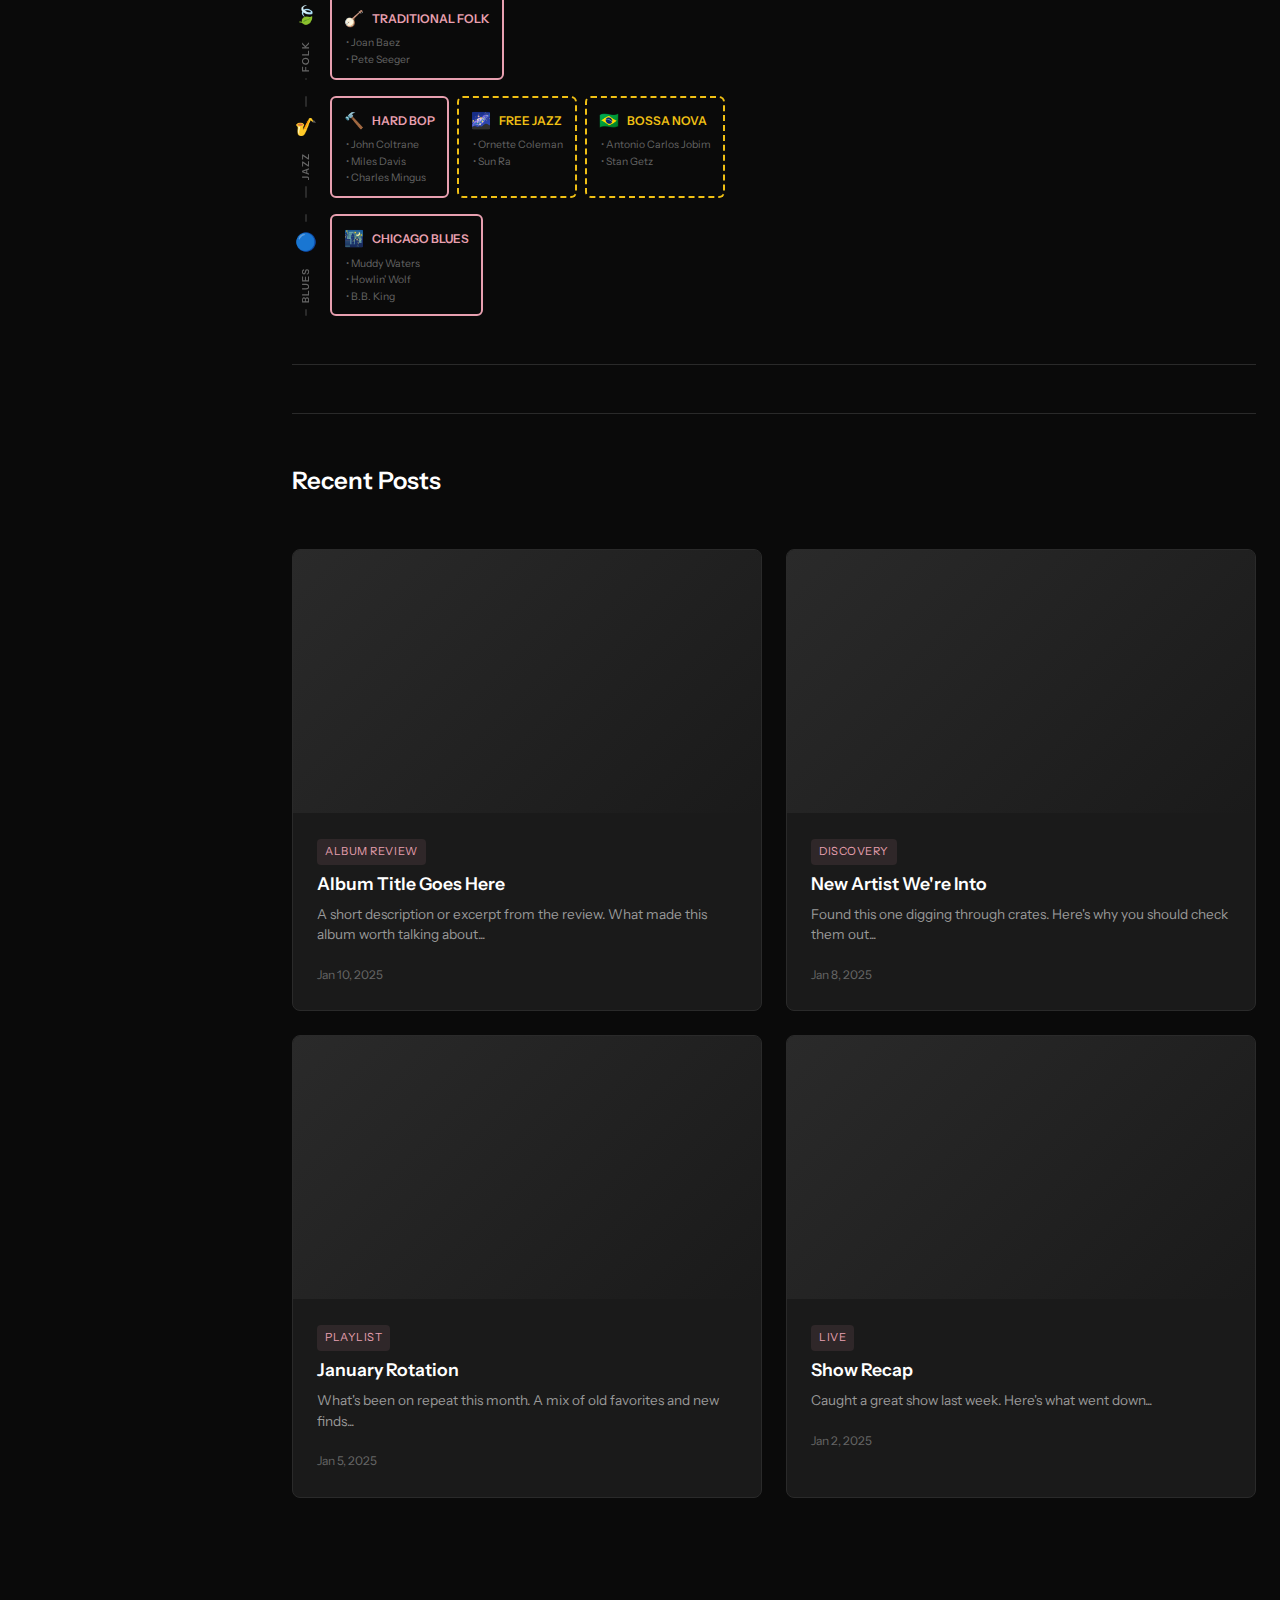
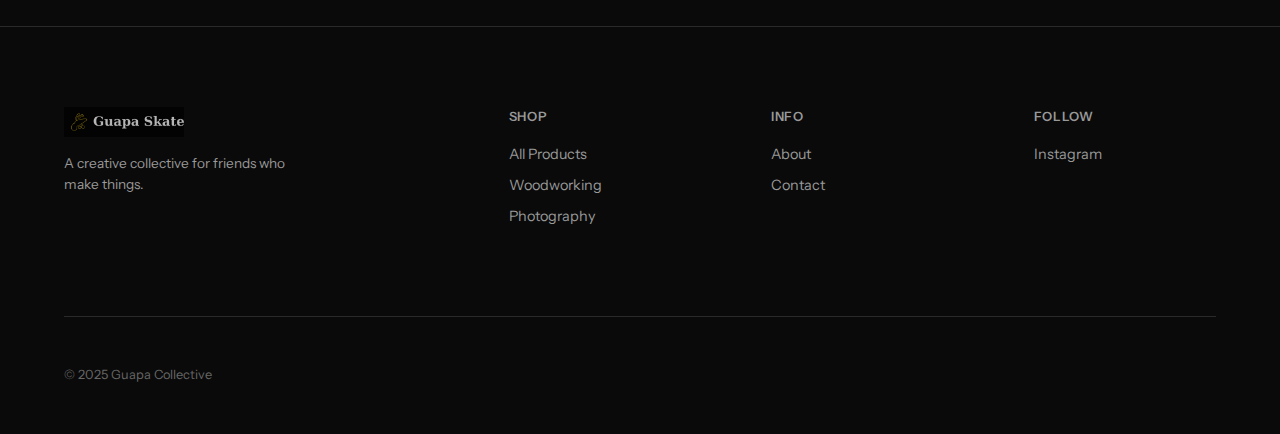
<file: music.html>
<!DOCTYPE html>
<html lang="en">
<head>
    <meta charset="UTF-8">
    <meta name="viewport" content="width=device-width, initial-scale=1.0">
    <title>Music | Guapa</title>
    <link rel="icon" type="image/x-icon" href="favicon.ico">
    <link rel="stylesheet" href="styles.css">
    <link rel="stylesheet" href="music.css">
    <link rel="preconnect" href="https://fonts.googleapis.com">
    <link rel="preconnect" href="https://fonts.gstatic.com" crossorigin>
    <link href="https://fonts.googleapis.com/css2?family=Instrument+Sans:wght@400;500;600;700&family=Newsreader:ital,wght@0,400;1,400&display=swap" rel="stylesheet">
    <style>
        /* Override embeds grid for 2 items */
        .music-embeds-grid {
            grid-template-columns: repeat(2, 1fr);
            max-width: 600px;
        }

        /* Music Journey Styles */
        .journey-section {
            margin-bottom: var(--space-lg);
            padding-bottom: var(--space-lg);
            border-bottom: 1px solid var(--gray-800);
        }

        .journey-header {
            display: flex;
            align-items: flex-end;
            gap: 24px;
            margin-bottom: 8px;
        }

        .year-display h2 {
            font-size: 2.5rem;
            font-weight: 700;
            color: var(--yellow);
            letter-spacing: -0.02em;
            line-height: 1;
            min-width: 80px;
        }

        .album-bars {
            flex: 1;
            display: flex;
            align-items: flex-end;
            gap: 3px;
            height: 50px;
        }

        .album-bar {
            flex: 1;
            background: var(--pink);
            opacity: 0.3;
            border-radius: 2px 2px 0 0;
            transition: all 0.2s;
            min-height: 4px;
            cursor: pointer;
        }

        .album-bar.active {
            opacity: 1;
            background: var(--yellow);
        }

        .album-bar:hover {
            opacity: 0.7;
        }

        .slider-row {
            display: flex;
            align-items: center;
            gap: 24px;
            margin-bottom: 20px;
        }

        .slider-spacer {
            min-width: 80px;
        }

        .slider-wrapper {
            flex: 1;
        }

        .year-slider {
            width: 100%;
            -webkit-appearance: none;
            height: 3px;
            background: var(--gray-800);
            outline: none;
            border-radius: 2px;
        }

        .year-slider::-webkit-slider-thumb {
            -webkit-appearance: none;
            width: 14px;
            height: 14px;
            background: var(--yellow);
            cursor: pointer;
            border-radius: 2px;
        }

        .year-slider::-moz-range-thumb {
            width: 14px;
            height: 14px;
            background: var(--yellow);
            cursor: pointer;
            border: none;
            border-radius: 2px;
        }

        .timeline-markers {
            display: flex;
            justify-content: space-between;
            margin-top: 6px;
        }

        .timeline-markers span {
            font-size: 0.7rem;
            color: var(--gray-600);
        }

        .genre-groups {
            display: flex;
            flex-direction: column;
            gap: 16px;
        }

        .genre-group {
            display: flex;
            align-items: stretch;
            gap: 10px;
        }

        .genre-group.hidden {
            display: none;
        }

        .genre-bracket {
            width: 28px;
            display: flex;
            flex-direction: column;
            align-items: center;
            justify-content: center;
            flex-shrink: 0;
        }

        .bracket-line {
            width: 2px;
            flex: 1;
            background: var(--gray-800);
            border-radius: 1px;
        }

        .bracket-icon {
            font-size: 1.1rem;
            padding: 6px 0;
        }

        .genre-label {
            writing-mode: vertical-rl;
            text-orientation: mixed;
            transform: rotate(180deg);
            font-size: 0.6rem;
            font-weight: 600;
            letter-spacing: 0.1em;
            text-transform: uppercase;
            color: var(--gray-600);
            padding: 6px 0;
        }

        .subgenres-grid {
            flex: 1;
            display: flex;
            flex-wrap: wrap;
            gap: 8px;
            align-content: flex-start;
        }

        .subgenre-item {
            background: transparent;
            border: 2px solid var(--gray-800);
            border-radius: 6px;
            display: flex;
            flex-direction: column;
            gap: 4px;
            cursor: pointer;
            transition: all 0.2s;
            padding: 10px 12px;
        }

        .subgenre-header {
            display: flex;
            align-items: center;
            gap: 8px;
        }

        .subgenre-item:hover {
            border-color: var(--pink);
            background: rgba(232, 160, 176, 0.05);
        }

        .subgenre-item.active {
            border-color: var(--pink);
            background: rgba(232, 160, 176, 0.1);
        }

        .subgenre-item.rising { border-color: var(--blue, #88a8d4); }
        .subgenre-item.peak { border-color: var(--pink); }
        .subgenre-item.fading { border-color: var(--gray-800); opacity: 0.5; }
        .subgenre-item.emerging { border-color: var(--yellow); border-style: dashed; }

        .subgenre-item .icon {
            font-size: 1rem;
        }

        .subgenre-item .name {
            font-size: 0.75rem;
            font-weight: 600;
            color: var(--gray-400);
        }

        .subgenre-item.rising .name { color: var(--blue, #88a8d4); }
        .subgenre-item.peak .name { color: var(--pink); }
        .subgenre-item.emerging .name { color: var(--yellow); }

        .artist-list {
            font-size: 0.65rem;
            color: var(--gray-600);
            padding-left: 2px;
            line-height: 1.5;
            display: flex;
            flex-direction: column;
            gap: 1px;
        }

        .artist-list span::before {
            content: "• ";
        }

        /* Artist Panel */
        .artist-panel {
            display: none;
            background: var(--gray-900);
            border: 2px solid var(--pink);
            border-radius: 8px;
            padding: 24px;
            margin-top: 20px;
            position: relative;
        }

        .artist-panel.visible {
            display: block;
        }

        .artist-panel-header {
            display: flex;
            align-items: center;
            gap: 14px;
            margin-bottom: 14px;
            padding-bottom: 10px;
            border-bottom: 1px solid var(--gray-800);
        }

        .artist-panel-header .icon {
            font-size: 2rem;
        }

        .artist-panel-header h3 {
            font-size: 1.1rem;
            font-weight: 600;
            color: var(--yellow);
        }

        .artist-panel-header .subgenre-tag {
            font-size: 0.75rem;
            color: var(--blue, #88a8d4);
            margin-top: 2px;
        }

        .album-grid {
            display: grid;
            grid-template-columns: repeat(auto-fill, minmax(220px, 1fr));
            gap: 14px;
        }

        .album-card {
            background: transparent;
            border: 1px solid var(--gray-800);
            border-radius: 6px;
            padding: 16px 16px 20px 16px;
            transition: all 0.2s;
        }

        .album-card:hover {
            border-color: var(--pink);
        }

        .album-links {
            display: flex;
            gap: 6px;
            flex-wrap: nowrap;
        }

        .album-link {
            font-size: 0.6rem;
            font-weight: 600;
            padding: 5px 7px;
            background: transparent;
            border: 1px solid;
            border-radius: 3px;
            text-decoration: none;
            transition: all 0.2s;
            text-transform: uppercase;
            letter-spacing: 0.03em;
            white-space: nowrap;
        }

        .album-link.spotify {
            color: #1db954;
            border-color: #1db954;
        }

        .album-link.wiki {
            color: var(--blue, #88a8d4);
            border-color: var(--blue, #88a8d4);
        }

        .album-link.buy {
            color: var(--yellow);
            border-color: var(--yellow);
        }

        .album-link:hover {
            background: currentColor;
            color: var(--black);
        }

        .close-panel {
            position: absolute;
            top: 12px;
            right: 12px;
            background: transparent;
            border: 1px solid var(--gray-800);
            border-radius: 4px;
            color: var(--gray-600);
            width: 28px;
            height: 28px;
            font-size: 0.9rem;
            cursor: pointer;
            transition: all 0.2s;
        }

        .close-panel:hover {
            border-color: var(--pink);
            color: var(--pink);
        }

        /* Decade nav */
        .decade-nav {
            display: flex;
            gap: 4px;
            margin-bottom: 16px;
            flex-wrap: wrap;
        }

        .decade-btn {
            background: transparent;
            color: var(--gray-600);
            border: 1px solid var(--gray-800);
            border-radius: 4px;
            padding: 6px 12px;
            font-family: var(--font-main);
            font-size: 0.75rem;
            font-weight: 600;
            cursor: pointer;
            transition: all 0.2s;
        }

        .decade-btn:hover {
            color: var(--yellow);
            border-color: var(--yellow);
        }

        .decade-btn.active {
            background: var(--yellow);
            color: var(--black);
            border-color: var(--yellow);
        }

        .decade-btn.locked {
            opacity: 0.3;
            cursor: not-allowed;
        }

        /* Active genre highlight in sidebar */
        .genre-link.filter-active {
            color: var(--yellow) !important;
            background: rgba(240, 192, 20, 0.1);
        }

        .genre-link.filter-active::before {
            content: '';
            display: inline-block;
            width: 4px;
            height: 4px;
            background: var(--yellow);
            border-radius: 50%;
            margin-right: var(--space-xs);
            vertical-align: middle;
        }
    </style>
</head>
<body>
    <!-- Navigation -->
    <nav class="nav">
        <a href="index.html" class="nav-logo">
            <img src="guapa_logo_dark.png" alt="Guapa" class="logo-img">
            <span class="logo-text">GUAPA</span>
        </a>
        
        <div class="nav-links">
            <a href="music.html">Music</a>
            <a href="index.html#shop">Wood</a>
            <a href="index.html#shop">Photos</a>
            <a href="index.html#shop">Data</a>
            <a href="index.html#about">About</a>
        </div>

        <div class="nav-actions">
            <a href="https://instagram.com/guapa_skate" target="_blank" rel="noopener" class="nav-social">
                <svg width="20" height="20" viewBox="0 0 24 24" fill="none" stroke="currentColor" stroke-width="2">
                    <rect x="2" y="2" width="20" height="20" rx="5" ry="5"></rect>
                    <path d="M16 11.37A4 4 0 1 1 12.63 8 4 4 0 0 1 16 11.37z"></path>
                    <line x1="17.5" y1="6.5" x2="17.51" y2="6.5"></line>
                </svg>
            </a>
            <a href="shop.html" class="nav-cart">Shop →</a>
        </div>

        <button class="nav-toggle" aria-label="Toggle menu">
            <span></span>
            <span></span>
        </button>
    </nav>

    <main class="music-page">
        <!-- Page Header with Embeds -->
        <header class="music-header">
            <div class="music-header-text">
                <h1>Music</h1>
                <p>What we're listening to, watching, and vibing with</p>
            </div>
            <div class="music-embeds-grid">
                <div class="embed-wrapper">
                    <span class="embed-label">Spotify Playlists</span>
                    <a href="https://open.spotify.com/user/316fal4owxssfbgtoyjwxi53c4mq?si=c82280e2c18a42f9" target="_blank" rel="noopener" class="spotify-link">
                        <div class="spotify-box">
                            <svg width="48" height="48" viewBox="0 0 24 24" fill="currentColor">
                                <path d="M12 0C5.4 0 0 5.4 0 12s5.4 12 12 12 12-5.4 12-12S18.66 0 12 0zm5.521 17.34c-.24.359-.66.48-1.021.24-2.82-1.74-6.36-2.101-10.561-1.141-.418.122-.779-.179-.899-.539-.12-.421.18-.78.54-.9 4.56-1.021 8.52-.6 11.64 1.32.42.18.479.659.301 1.02zm1.44-3.3c-.301.42-.841.6-1.262.3-3.239-1.98-8.159-2.58-11.939-1.38-.479.12-1.02-.12-1.14-.6-.12-.48.12-1.021.6-1.141C9.6 9.9 15 10.561 18.72 12.84c.361.181.54.78.241 1.2zm.12-3.36C15.24 8.4 8.82 8.16 5.16 9.301c-.6.179-1.2-.181-1.38-.721-.18-.601.18-1.2.72-1.381 4.26-1.26 11.28-1.02 15.721 1.621.539.3.719 1.02.419 1.56-.299.421-1.02.599-1.559.3z"/>
                            </svg>
                            <span>View Playlists</span>
                        </div>
                    </a>
                </div>
                <div class="embed-wrapper">
                    <span class="embed-label">MTV Pop-Up Video</span>
                    <div class="mtv-embed">
                        <iframe src="https://wantmymtv.xyz/embed.html?channel=popupvideo" 
                            width="400" 
                            height="300" 
                            frameborder="0"
                            allow="autoplay; encrypted-media; fullscreen"
                            allowfullscreen>
                        </iframe>
                    </div>
                </div>
            </div>
        </header>

        <!-- Main Layout -->
        <div class="music-layout">
            <!-- Sidebar -->
            <aside class="music-sidebar">
                <div class="sidebar-section">
                    <h3>Genres</h3>
                    <ul class="genre-list">
                        <li><a href="#" class="genre-link filter-active" data-filter="all">All</a></li>
                        <li><a href="#" class="genre-link" data-filter="pop">Pop</a></li>
                        <li><a href="#" class="genre-link" data-filter="rock">Rock</a></li>
                        <li><a href="#" class="genre-link" data-filter="soul">Soul / R&B</a></li>
                        <li><a href="#" class="genre-link" data-filter="country">Country</a></li>
                        <li><a href="#" class="genre-link" data-filter="folk">Folk</a></li>
                        <li><a href="#" class="genre-link" data-filter="jazz">Jazz</a></li>
                        <li><a href="#" class="genre-link" data-filter="blues">Blues</a></li>
                    </ul>
                </div>
                <div class="sidebar-section">
                    <h3>Playlists</h3>
                    <ul class="genre-list">
                        <li><a href="#" class="genre-link">Skate Vibes</a></li>
                        <li><a href="#" class="genre-link">Workshop Hours</a></li>
                        <li><a href="#" class="genre-link">Late Night</a></li>
                        <li><a href="#" class="genre-link">Sunday Morning</a></li>
                    </ul>
                </div>
            </aside>

            <!-- Main Content -->
            <div class="music-main">
                <!-- Music Journey Section -->
                <section class="journey-section">
                    <nav class="decade-nav">
                        <button class="decade-btn active" data-decade="60s">60s</button>
                        <button class="decade-btn locked" data-decade="70s">70s</button>
                        <button class="decade-btn locked" data-decade="80s">80s</button>
                        <button class="decade-btn locked" data-decade="90s">90s</button>
                        <button class="decade-btn locked" data-decade="00s">00s</button>
                        <button class="decade-btn locked" data-decade="10s">10s</button>
                        <button class="decade-btn locked" data-decade="now">NOW</button>
                    </nav>

                    <div class="journey-header">
                        <div class="year-display">
                            <h2 id="currentYear">1960</h2>
                        </div>
                        <div class="album-bars" id="albumBars"></div>
                    </div>

                    <div class="slider-row">
                        <div class="slider-spacer"></div>
                        <div class="slider-wrapper">
                            <input type="range" class="year-slider" id="yearSlider" min="1960" max="1969" value="1960">
                            <div class="timeline-markers">
                                <span>1960</span>
                                <span>1963</span>
                                <span>1966</span>
                                <span>1969</span>
                            </div>
                        </div>
                    </div>

                    <div class="genre-groups" id="genreGroups"></div>

                    <div class="artist-panel" id="artistPanel">
                        <button class="close-panel" onclick="closeArtistPanel()">✕</button>
                        <div class="artist-panel-header">
                            <span class="icon" id="artistIcon">🎸</span>
                            <div>
                                <h3 id="artistName">SUBGENRE NAME</h3>
                                <p class="subgenre-tag" id="artistSubgenre">GENRE</p>
                            </div>
                        </div>
                        <div class="album-grid" id="albumGrid"></div>
                    </div>
                </section>

                <!-- Posts / Reviews Section -->
                <section class="music-posts">
                    <div class="posts-header">
                        <h2>Recent Posts</h2>
                    </div>
                    
                    <div class="posts-grid">
                        <article class="post-card">
                            <div class="post-image">
                                <div class="post-placeholder"></div>
                            </div>
                            <div class="post-content">
                                <span class="post-tag">Album Review</span>
                                <h3>Album Title Goes Here</h3>
                                <p>A short description or excerpt from the review. What made this album worth talking about...</p>
                                <span class="post-date">Jan 10, 2025</span>
                            </div>
                        </article>

                        <article class="post-card">
                            <div class="post-image">
                                <div class="post-placeholder"></div>
                            </div>
                            <div class="post-content">
                                <span class="post-tag">Discovery</span>
                                <h3>New Artist We're Into</h3>
                                <p>Found this one digging through crates. Here's why you should check them out...</p>
                                <span class="post-date">Jan 8, 2025</span>
                            </div>
                        </article>

                        <article class="post-card">
                            <div class="post-image">
                                <div class="post-placeholder"></div>
                            </div>
                            <div class="post-content">
                                <span class="post-tag">Playlist</span>
                                <h3>January Rotation</h3>
                                <p>What's been on repeat this month. A mix of old favorites and new finds...</p>
                                <span class="post-date">Jan 5, 2025</span>
                            </div>
                        </article>

                        <article class="post-card">
                            <div class="post-image">
                                <div class="post-placeholder"></div>
                            </div>
                            <div class="post-content">
                                <span class="post-tag">Live</span>
                                <h3>Show Recap</h3>
                                <p>Caught a great show last week. Here's what went down...</p>
                                <span class="post-date">Jan 2, 2025</span>
                            </div>
                        </article>
                    </div>
                </section>
            </div>
        </div>
    </main>

    <!-- Footer -->
    <footer class="footer">
        <div class="container">
            <div class="footer-grid">
                <div class="footer-brand">
                    <img src="lockup_light.png" alt="Guapa" class="footer-logo">
                    <p>A creative collective for friends who make things.</p>
                </div>
                <div class="footer-links">
                    <h4>Shop</h4>
                    <a href="#">All Products</a>
                    <a href="#">Woodworking</a>
                    <a href="#">Photography</a>
                </div>
                <div class="footer-links">
                    <h4>Info</h4>
                    <a href="#">About</a>
                    <a href="#">Contact</a>
                </div>
                <div class="footer-links">
                    <h4>Follow</h4>
                    <a href="https://instagram.com/guapa_skate" target="_blank" rel="noopener">Instagram</a>
                </div>
            </div>
            <div class="footer-bottom">
                <p>© 2025 Guapa Collective</p>
            </div>
        </div>
    </footer>

    <script>
        // Music Data
        const musicData = {
            pop: {
                name: "POP",
                icon: "🎀",
                status: { 1960: "peak", 1961: "peak", 1962: "peak", 1963: "peak", 1964: "peak", 1965: "peak", 1966: "peak", 1967: "peak", 1968: "peak", 1969: "peak" },
                subgenres: {
                    girl_groups: {
                        name: "GIRL GROUPS",
                        icon: "💋",
                        status: { 1960: "rising", 1961: "peak", 1962: "peak", 1963: "peak", 1964: "peak", 1965: "fading", 1966: "fading", 1967: "fading", 1968: "fading", 1969: "fading" },
                        artists: {
                            ronettes: { name: "The Ronettes", icon: "💄", description: "Be My Baby. Phil Spector's wall of sound, Ronnie's voice cutting through.", albums: [{ title: "Presenting the Fabulous Ronettes", year: 1964 }] },
                            shirelles: { name: "The Shirelles", icon: "💝", description: "Will You Love Me Tomorrow. First girl group to hit #1.", albums: [{ title: "Tonight's the Night", year: 1961 }] },
                            crystals: { name: "The Crystals", icon: "💎", description: "Da Doo Ron Ron. Spector's first hitmakers.", albums: [{ title: "He's a Rebel", year: 1963 }] }
                        }
                    },
                    wall_of_sound: {
                        name: "WALL OF SOUND",
                        icon: "🧱",
                        status: { 1960: "emerging", 1961: "rising", 1962: "peak", 1963: "peak", 1964: "peak", 1965: "fading", 1966: "fading", 1967: "fading", 1968: "fading", 1969: "fading" },
                        artists: {
                            phil_spector: { name: "Phil Spector", icon: "🎛️", description: "Producer as artist. Layered everything until it became one massive sound.", albums: [{ title: "A Christmas Gift for You", year: 1963 }] },
                            righteous_brothers: { name: "Righteous Brothers", icon: "🙌", description: "Blue-eyed soul. You've Lost That Lovin' Feelin' - the most played song ever.", albums: [{ title: "You've Lost That Lovin' Feelin'", year: 1965 }] }
                        }
                    },
                    bubblegum: {
                        name: "BUBBLEGUM POP",
                        icon: "🍬",
                        status: { 1960: "hidden", 1961: "hidden", 1962: "hidden", 1963: "hidden", 1964: "hidden", 1965: "hidden", 1966: "emerging", 1967: "rising", 1968: "peak", 1969: "peak" },
                        artists: {
                            archies: { name: "The Archies", icon: "🎪", description: "Sugar Sugar. A cartoon band that outsold the Beatles in 1969.", albums: [{ title: "Everything's Archie", year: 1969 }] },
                            monkees: { name: "The Monkees", icon: "🐒", description: "Manufactured for TV, became real. Hey Hey We're the Monkees.", albums: [{ title: "The Monkees", year: 1966 }, { title: "Headquarters", year: 1967 }] }
                        }
                    }
                }
            },
            rock: {
                name: "ROCK",
                icon: "🎸",
                status: { 1960: "peak", 1961: "peak", 1962: "peak", 1963: "peak", 1964: "peak", 1965: "peak", 1966: "peak", 1967: "peak", 1968: "peak", 1969: "peak" },
                subgenres: {
                    rock_and_roll: {
                        name: "ROCK & ROLL",
                        icon: "🎹",
                        status: { 1960: "peak", 1961: "peak", 1962: "fading", 1963: "fading", 1964: "fading", 1965: "fading", 1966: "fading", 1967: "fading", 1968: "fading", 1969: "fading" },
                        artists: {
                            elvis: { name: "Elvis Presley", icon: "👑", description: "The King. Took blues and country, made it dangerous, then safe, then strange again.", albums: [{ title: "Elvis Is Back!", year: 1960 }, { title: "From Elvis in Memphis", year: 1969 }] },
                            chuck_berry: { name: "Chuck Berry", icon: "🦆", description: "Invented the rock guitar solo. Every riff traces back here.", albums: [{ title: "Chuck Berry Is on Top", year: 1959 }, { title: "St. Louis to Liverpool", year: 1964 }] }
                        }
                    },
                    british_invasion: {
                        name: "BRITISH INVASION",
                        icon: "🇬🇧",
                        status: { 1960: "hidden", 1961: "hidden", 1962: "emerging", 1963: "rising", 1964: "peak", 1965: "peak", 1966: "peak", 1967: "fading", 1968: "fading", 1969: "fading" },
                        artists: {
                            beatles: { name: "The Beatles", icon: "🍏", description: "Liverpool four-piece that rewrote the rules. Again. And again.", albums: [{ title: "A Hard Day's Night", year: 1964 }, { title: "Rubber Soul", year: 1965 }, { title: "Revolver", year: 1966 }, { title: "Abbey Road", year: 1969 }] },
                            rolling_stones: { name: "Rolling Stones", icon: "👅", description: "The anti-Beatles. Blues, swagger, menace.", albums: [{ title: "Out of Our Heads", year: 1965 }, { title: "Aftermath", year: 1966 }, { title: "Let It Bleed", year: 1969 }] },
                            the_who: { name: "The Who", icon: "💥", description: "Maximum R&B. Townshend's windmill, Moon's chaos, Daltrey's scream.", albums: [{ title: "My Generation", year: 1965 }, { title: "Tommy", year: 1969 }] }
                        }
                    },
                    psychedelic: {
                        name: "PSYCHEDELIC",
                        icon: "🌀",
                        status: { 1960: "hidden", 1961: "hidden", 1962: "hidden", 1963: "hidden", 1964: "hidden", 1965: "emerging", 1966: "rising", 1967: "peak", 1968: "peak", 1969: "fading" },
                        artists: {
                            hendrix: { name: "Jimi Hendrix", icon: "🔥", description: "Rewired the electric guitar. Seattle via London via another dimension.", albums: [{ title: "Are You Experienced", year: 1967 }, { title: "Electric Ladyland", year: 1968 }] },
                            doors: { name: "The Doors", icon: "🚪", description: "Morrison's poetry, Manzarek's keys. LA noir meets Dionysus.", albums: [{ title: "The Doors", year: 1967 }, { title: "Strange Days", year: 1967 }] },
                            jefferson_airplane: { name: "Jefferson Airplane", icon: "✈️", description: "San Francisco's flagship. Grace Slick's voice cut through the haze.", albums: [{ title: "Surrealistic Pillow", year: 1967 }, { title: "Crown of Creation", year: 1968 }] }
                        }
                    },
                    surf: {
                        name: "SURF ROCK",
                        icon: "🏄",
                        status: { 1960: "rising", 1961: "rising", 1962: "peak", 1963: "peak", 1964: "fading", 1965: "fading", 1966: "fading", 1967: "fading", 1968: "fading", 1969: "fading" },
                        artists: {
                            beach_boys: { name: "The Beach Boys", icon: "☀️", description: "California myth-makers. Brian Wilson's genius took them far beyond surfing.", albums: [{ title: "Surfin' USA", year: 1963 }, { title: "Pet Sounds", year: 1966 }] },
                            dick_dale: { name: "Dick Dale", icon: "🌊", description: "King of the Surf Guitar. Misirlou. That reverb.", albums: [{ title: "Surfers' Choice", year: 1962 }] }
                        }
                    }
                }
            },
            soul: {
                name: "SOUL / R&B",
                icon: "💫",
                status: { 1960: "rising", 1961: "rising", 1962: "rising", 1963: "peak", 1964: "peak", 1965: "peak", 1966: "peak", 1967: "peak", 1968: "peak", 1969: "peak" },
                subgenres: {
                    motown: {
                        name: "MOTOWN",
                        icon: "🏭",
                        status: { 1960: "rising", 1961: "rising", 1962: "rising", 1963: "peak", 1964: "peak", 1965: "peak", 1966: "peak", 1967: "peak", 1968: "peak", 1969: "peak" },
                        artists: {
                            supremes: { name: "The Supremes", icon: "💎", description: "Diana Ross and Motown's crown jewels. Hit after hit after hit.", albums: [{ title: "Where Did Our Love Go", year: 1964 }, { title: "I Hear a Symphony", year: 1966 }] },
                            temptations: { name: "The Temptations", icon: "🕺", description: "My Girl. Five voices, perfect choreography, unstoppable hits.", albums: [{ title: "The Temptations Sing Smokey", year: 1965 }, { title: "Cloud Nine", year: 1969 }] },
                            stevie_wonder: { name: "Stevie Wonder", icon: "🎹", description: "Little Stevie, already a force. The 70s genius was being born.", albums: [{ title: "Uptight", year: 1966 }] },
                            marvin_gaye: { name: "Marvin Gaye", icon: "🎤", description: "Smooth operator. The socially conscious masterwork was still coming.", albums: [{ title: "How Sweet It Is to Be Loved by You", year: 1965 }] }
                        }
                    },
                    southern_soul: {
                        name: "SOUTHERN SOUL",
                        icon: "🌙",
                        status: { 1960: "emerging", 1961: "rising", 1962: "rising", 1963: "rising", 1964: "peak", 1965: "peak", 1966: "peak", 1967: "peak", 1968: "peak", 1969: "fading" },
                        artists: {
                            otis: { name: "Otis Redding", icon: "💙", description: "Stax's greatest voice. Raw, urgent, gone too soon.", albums: [{ title: "Otis Blue", year: 1965 }, { title: "Dictionary of Soul", year: 1966 }] },
                            aretha: { name: "Aretha Franklin", icon: "👑", description: "The Queen. Respect. That's it. That's the description.", albums: [{ title: "I Never Loved a Man the Way I Love You", year: 1967 }, { title: "Lady Soul", year: 1968 }] },
                            sam_cooke: { name: "Sam Cooke", icon: "✨", description: "Gospel smoothness turned secular. A Change Is Gonna Come.", albums: [{ title: "Night Beat", year: 1963 }, { title: "Ain't That Good News", year: 1964 }] }
                        }
                    },
                    funk: {
                        name: "FUNK",
                        icon: "🔊",
                        status: { 1960: "hidden", 1961: "hidden", 1962: "hidden", 1963: "hidden", 1964: "hidden", 1965: "emerging", 1966: "emerging", 1967: "rising", 1968: "rising", 1969: "peak" },
                        artists: {
                            james_brown: { name: "James Brown", icon: "🦶", description: "The Godfather. Invented funk. The one.", albums: [{ title: "Live at the Apollo", year: 1963 }, { title: "I Got You (I Feel Good)", year: 1966 }] },
                            sly_stone: { name: "Sly & The Family Stone", icon: "🌈", description: "Integrated band, integrated sound. Everyday People.", albums: [{ title: "Stand!", year: 1969 }] }
                        }
                    }
                }
            },
            country: {
                name: "COUNTRY",
                icon: "🤠",
                status: { 1960: "peak", 1961: "peak", 1962: "peak", 1963: "peak", 1964: "peak", 1965: "peak", 1966: "peak", 1967: "peak", 1968: "peak", 1969: "peak" },
                subgenres: {
                    nashville_sound: {
                        name: "NASHVILLE SOUND",
                        icon: "🎻",
                        status: { 1960: "peak", 1961: "peak", 1962: "peak", 1963: "peak", 1964: "peak", 1965: "peak", 1966: "fading", 1967: "fading", 1968: "fading", 1969: "fading" },
                        artists: {
                            patsy_cline: { name: "Patsy Cline", icon: "🌹", description: "Crazy. I Fall to Pieces. Country's greatest voice, gone too soon.", albums: [{ title: "Patsy Cline Showcase", year: 1961 }, { title: "Sentimentally Yours", year: 1962 }] },
                            jim_reeves: { name: "Jim Reeves", icon: "🎙️", description: "Gentleman Jim. Velvet voice, countrypolitan smooth.", albums: [{ title: "He'll Have to Go", year: 1960 }] }
                        }
                    },
                    outlaw_country: {
                        name: "OUTLAW COUNTRY",
                        icon: "🏴‍☠️",
                        status: { 1960: "hidden", 1961: "hidden", 1962: "hidden", 1963: "hidden", 1964: "hidden", 1965: "hidden", 1966: "emerging", 1967: "emerging", 1968: "rising", 1969: "rising" },
                        artists: {
                            johnny_cash: { name: "Johnny Cash", icon: "🖤", description: "The Man in Black. Folsom Prison. American legend.", albums: [{ title: "Ring of Fire", year: 1963 }, { title: "At Folsom Prison", year: 1968 }] },
                            waylon_jennings: { name: "Waylon Jennings", icon: "🎸", description: "Refused Nashville's polish. Did it his way.", albums: [{ title: "Folk-Country", year: 1966 }] }
                        }
                    }
                }
            },
            folk: {
                name: "FOLK",
                icon: "🍃",
                status: { 1960: "rising", 1961: "rising", 1962: "peak", 1963: "peak", 1964: "peak", 1965: "fading", 1966: "fading", 1967: "fading", 1968: "fading", 1969: "fading" },
                subgenres: {
                    traditional_folk: {
                        name: "TRADITIONAL FOLK",
                        icon: "🪕",
                        status: { 1960: "peak", 1961: "peak", 1962: "peak", 1963: "peak", 1964: "fading", 1965: "fading", 1966: "fading", 1967: "fading", 1968: "fading", 1969: "fading" },
                        artists: {
                            joan_baez: { name: "Joan Baez", icon: "🕊️", description: "The voice of the movement. Pure, clear, committed.", albums: [{ title: "Joan Baez", year: 1960 }, { title: "Joan Baez in Concert", year: 1962 }] },
                            pete_seeger: { name: "Pete Seeger", icon: "🪘", description: "The link to Woody Guthrie. Keeper of the flame.", albums: [{ title: "We Shall Overcome", year: 1963 }] }
                        }
                    },
                    folk_rock: {
                        name: "FOLK ROCK",
                        icon: "⚡",
                        status: { 1960: "hidden", 1961: "hidden", 1962: "hidden", 1963: "hidden", 1964: "emerging", 1965: "peak", 1966: "peak", 1967: "peak", 1968: "fading", 1969: "fading" },
                        artists: {
                            dylan: { name: "Bob Dylan", icon: "🌬️", description: "Went electric at Newport. They booed. He didn't care.", albums: [{ title: "The Freewheelin' Bob Dylan", year: 1963 }, { title: "Highway 61 Revisited", year: 1965 }, { title: "Blonde on Blonde", year: 1966 }] },
                            byrds: { name: "The Byrds", icon: "🦅", description: "Jangle and shimmer. Dylan through a Rickenbacker.", albums: [{ title: "Mr. Tambourine Man", year: 1965 }, { title: "Younger Than Yesterday", year: 1967 }] },
                            simon_garfunkel: { name: "Simon & Garfunkel", icon: "🌉", description: "The Sound of Silence. Poetry and harmony from Queens.", albums: [{ title: "Sounds of Silence", year: 1966 }, { title: "Bookends", year: 1968 }] }
                        }
                    }
                }
            },
            jazz: {
                name: "JAZZ",
                icon: "🎷",
                status: { 1960: "peak", 1961: "peak", 1962: "peak", 1963: "peak", 1964: "fading", 1965: "fading", 1966: "fading", 1967: "fading", 1968: "rising", 1969: "rising" },
                subgenres: {
                    hard_bop: {
                        name: "HARD BOP",
                        icon: "🔨",
                        status: { 1960: "peak", 1961: "peak", 1962: "peak", 1963: "fading", 1964: "fading", 1965: "fading", 1966: "fading", 1967: "fading", 1968: "fading", 1969: "fading" },
                        artists: {
                            coltrane: { name: "John Coltrane", icon: "🙏", description: "From hard bop through sheets of sound to spiritual transcendence.", albums: [{ title: "My Favorite Things", year: 1961 }, { title: "A Love Supreme", year: 1965 }] },
                            miles: { name: "Miles Davis", icon: "🎺", description: "Cool incarnate. Reinvented jazz every decade.", albums: [{ title: "Sketches of Spain", year: 1960 }, { title: "Miles Smiles", year: 1967 }] },
                            mingus: { name: "Charles Mingus", icon: "🎻", description: "Composer, bandleader, force of nature. The bass as orchestra.", albums: [{ title: "The Black Saint and the Sinner Lady", year: 1963 }] }
                        }
                    },
                    free_jazz: {
                        name: "FREE JAZZ",
                        icon: "🌌",
                        status: { 1960: "emerging", 1961: "rising", 1962: "rising", 1963: "peak", 1964: "peak", 1965: "peak", 1966: "fading", 1967: "fading", 1968: "fading", 1969: "fading" },
                        artists: {
                            ornette: { name: "Ornette Coleman", icon: "🔮", description: "Threw out the rulebook. Free Jazz wasn't a genre, it was a declaration.", albums: [{ title: "Free Jazz", year: 1961 }, { title: "The Shape of Jazz to Come", year: 1959 }] },
                            sun_ra: { name: "Sun Ra", icon: "🪐", description: "From Saturn. Arkestra. Space is the place.", albums: [{ title: "The Futuristic Sounds of Sun Ra", year: 1961 }] }
                        }
                    },
                    bossa_nova: {
                        name: "BOSSA NOVA",
                        icon: "🇧🇷",
                        status: { 1960: "emerging", 1961: "rising", 1962: "peak", 1963: "peak", 1964: "peak", 1965: "fading", 1966: "fading", 1967: "fading", 1968: "fading", 1969: "fading" },
                        artists: {
                            jobim: { name: "Antonio Carlos Jobim", icon: "🌴", description: "The Girl from Ipanema. Brazilian genius who changed jazz.", albums: [{ title: "Getz/Gilberto", year: 1964 }] },
                            stan_getz: { name: "Stan Getz", icon: "🎷", description: "The Sound. Brought bossa nova to America.", albums: [{ title: "Jazz Samba", year: 1962 }] }
                        }
                    }
                }
            },
            blues: {
                name: "BLUES",
                icon: "🔵",
                status: { 1960: "peak", 1961: "peak", 1962: "peak", 1963: "fading", 1964: "fading", 1965: "fading", 1966: "rising", 1967: "rising", 1968: "peak", 1969: "peak" },
                subgenres: {
                    chicago_blues: {
                        name: "CHICAGO BLUES",
                        icon: "🌃",
                        status: { 1960: "peak", 1961: "peak", 1962: "peak", 1963: "fading", 1964: "fading", 1965: "fading", 1966: "fading", 1967: "fading", 1968: "fading", 1969: "fading" },
                        artists: {
                            muddy: { name: "Muddy Waters", icon: "🌊", description: "Electrified the Delta. Every British kid wanted to be him.", albums: [{ title: "Muddy Waters at Newport", year: 1960 }] },
                            howlin: { name: "Howlin' Wolf", icon: "🐺", description: "That voice. Huge, terrifying, elemental.", albums: [{ title: "Howlin' Wolf", year: 1962 }] },
                            bb_king: { name: "B.B. King", icon: "👑", description: "Lucille. The thrill is gone. King of the Blues.", albums: [{ title: "Live at the Regal", year: 1965 }] }
                        }
                    },
                    british_blues: {
                        name: "BRITISH BLUES",
                        icon: "🇬🇧",
                        status: { 1960: "hidden", 1961: "hidden", 1962: "hidden", 1963: "emerging", 1964: "rising", 1965: "rising", 1966: "peak", 1967: "peak", 1968: "peak", 1969: "peak" },
                        artists: {
                            mayall: { name: "John Mayall", icon: "🎓", description: "The schoolmaster. Clapton, Peter Green, Mick Taylor all came through.", albums: [{ title: "Blues Breakers with Eric Clapton", year: 1966 }] },
                            fleetwood: { name: "Fleetwood Mac", icon: "🐦", description: "Before Rumours, they were a blues band. Peter Green's otherworldly tone.", albums: [{ title: "Fleetwood Mac", year: 1968 }, { title: "Then Play On", year: 1969 }] }
                        }
                    }
                }
            }
        };

        let currentYear = 1960;
        let selectedSubgenre = null;
        let selectedGenre = null;
        let activeFilter = 'all';

        const yearSlider = document.getElementById('yearSlider');
        const currentYearDisplay = document.getElementById('currentYear');
        const genreGroups = document.getElementById('genreGroups');
        const albumBars = document.getElementById('albumBars');
        const artistPanel = document.getElementById('artistPanel');

        // Sidebar filter clicks
        document.querySelectorAll('.genre-link[data-filter]').forEach(link => {
            link.addEventListener('click', (e) => {
                e.preventDefault();
                document.querySelectorAll('.genre-link[data-filter]').forEach(l => l.classList.remove('filter-active'));
                link.classList.add('filter-active');
                activeFilter = link.dataset.filter;
                closeArtistPanel();
                renderGenreGroups();
            });
        });

        function getAlbumCounts() {
            const counts = {};
            for (let y = 1960; y <= 1969; y++) counts[y] = 0;
            
            Object.values(musicData).forEach(genre => {
                Object.values(genre.subgenres).forEach(subgenre => {
                    Object.values(subgenre.artists).forEach(artist => {
                        artist.albums.forEach(album => {
                            if (album.year >= 1960 && album.year <= 1969) counts[album.year]++;
                        });
                    });
                });
            });
            return counts;
        }

        function renderAlbumBars() {
            const counts = getAlbumCounts();
            const maxCount = Math.max(...Object.values(counts));
            albumBars.innerHTML = '';
            
            for (let y = 1960; y <= 1969; y++) {
                const bar = document.createElement('div');
                bar.className = `album-bar${y === currentYear ? ' active' : ''}`;
                const height = maxCount > 0 ? (counts[y] / maxCount) * 100 : 0;
                bar.style.height = `${Math.max(height, 8)}%`;
                bar.title = `${y}: ${counts[y]} albums`;
                bar.onclick = () => { yearSlider.value = y; updateYear(y); };
                albumBars.appendChild(bar);
            }
        }

        function updateYear(year) {
            currentYear = parseInt(year);
            currentYearDisplay.textContent = currentYear;
            renderAlbumBars();
            renderGenreGroups();
            
            if (selectedGenre && selectedSubgenre) {
                const subgenre = musicData[selectedGenre]?.subgenres[selectedSubgenre];
                if (subgenre && subgenre.status[currentYear] !== 'hidden') {
                    showArtistsPanel(selectedGenre, selectedSubgenre);
                } else {
                    selectedGenre = null;
                    selectedSubgenre = null;
                    artistPanel.classList.remove('visible');
                    renderGenreGroups();
                }
            }
        }

        function renderGenreGroups() {
            genreGroups.innerHTML = '';
            
            Object.entries(musicData).forEach(([genreId, genre]) => {
                // Filter check
                if (activeFilter !== 'all' && genreId !== activeFilter) return;
                
                const visibleSubgenres = Object.entries(genre.subgenres).filter(([id, sub]) => {
                    return sub.status[currentYear] !== 'hidden';
                });
                
                if (visibleSubgenres.length === 0) return;
                
                const group = document.createElement('div');
                group.className = 'genre-group';
                
                const bracket = document.createElement('div');
                bracket.className = 'genre-bracket';
                bracket.innerHTML = `
                    <div class="bracket-line"></div>
                    <span class="bracket-icon">${genre.icon}</span>
                    <span class="genre-label">${genre.name}</span>
                    <div class="bracket-line"></div>
                `;
                
                const subgenresGrid = document.createElement('div');
                subgenresGrid.className = 'subgenres-grid';
                
                visibleSubgenres.forEach(([subId, subgenre]) => {
                    const status = subgenre.status[currentYear];
                    const isSelected = selectedGenre === genreId && selectedSubgenre === subId;
                    const artistNames = Object.values(subgenre.artists).map(a => a.name);
                    
                    const item = document.createElement('div');
                    item.className = `subgenre-item ${status}${isSelected ? ' active' : ''}`;
                    item.onclick = () => selectSubgenre(genreId, subId);
                    item.innerHTML = `
                        <div class="subgenre-header">
                            <span class="icon">${subgenre.icon}</span>
                            <span class="name">${subgenre.name}</span>
                        </div>
                        <div class="artist-list">
                            ${artistNames.map(name => `<span>${name}</span>`).join('')}
                        </div>
                    `;
                    subgenresGrid.appendChild(item);
                });
                
                group.appendChild(bracket);
                group.appendChild(subgenresGrid);
                genreGroups.appendChild(group);
            });
        }

        function selectSubgenre(genreId, subgenreId) {
            if (selectedGenre === genreId && selectedSubgenre === subgenreId) {
                selectedGenre = null;
                selectedSubgenre = null;
                closeArtistPanel();
            } else {
                selectedGenre = genreId;
                selectedSubgenre = subgenreId;
                showArtistsPanel(genreId, subgenreId);
            }
            renderGenreGroups();
        }

        function showArtistsPanel(genreId, subgenreId) {
            const genre = musicData[genreId];
            const subgenre = genre.subgenres[subgenreId];
            const status = subgenre.status[currentYear];
            
            document.getElementById('artistIcon').textContent = subgenre.icon;
            document.getElementById('artistName').textContent = subgenre.name;
            document.getElementById('artistSubgenre').textContent = `${genre.name} · ${currentYear} · ${status.toUpperCase()}`;
            
            const albumGrid = document.getElementById('albumGrid');
            albumGrid.innerHTML = '';
            
            Object.entries(subgenre.artists).forEach(([artistId, artist]) => {
                const hasCurrentYearAlbum = artist.albums.some(a => a.year === currentYear);
                
                const card = document.createElement('div');
                card.className = 'album-card';
                if (hasCurrentYearAlbum) card.style.borderColor = 'var(--yellow)';
                
                let albumsHtml = artist.albums.map((a, index) => {
                    const isCurrentYear = a.year === currentYear;
                    const isLast = index === artist.albums.length - 1;
                    return `
                        <div style="padding: 8px 0; ${isCurrentYear ? 'background: rgba(240, 192, 20, 0.08); margin: 0 -10px; padding-left: 10px; padding-right: 10px;' : ''} ${!isLast ? 'border-bottom: 1px solid var(--gray-800);' : ''}">
                            <div style="display: flex; align-items: baseline; gap: 6px; margin-bottom: 5px;">
                                <span style="font-size: 0.85rem; color: ${isCurrentYear ? 'var(--yellow)' : 'var(--gray-400)'};">${a.title}</span>
                                <span style="font-size: 0.7rem; color: var(--gray-600);">${a.year}</span>
                                ${isCurrentYear ? '<span style="font-size: 0.6rem; color: var(--yellow); font-weight: 600;">★</span>' : ''}
                            </div>
                            <div class="album-links">
                                <a href="#" class="album-link spotify">SPOTIFY</a>
                                <a href="#" class="album-link wiki">WIKI</a>
                                <a href="#" class="album-link buy">FIND CD</a>
                            </div>
                        </div>`;
                }).join('');
                
                card.innerHTML = `
                    <div style="display: flex; align-items: flex-start; gap: 10px; margin-bottom: 10px;">
                        <span style="font-size: 1.5rem;">${artist.icon}</span>
                        <div>
                            <h4 style="margin: 0; font-size: 0.9rem; color: var(--yellow);">${artist.name}</h4>
                            <p style="margin: 4px 0 0 0; font-size: 0.75rem; color: var(--gray-400); line-height: 1.4;">${artist.description}</p>
                        </div>
                    </div>
                    <div class="albums-list">${albumsHtml}</div>
                `;
                albumGrid.appendChild(card);
            });
            
            artistPanel.classList.add('visible');
        }

        function closeArtistPanel() {
            artistPanel.classList.remove('visible');
            selectedGenre = null;
            selectedSubgenre = null;
            renderGenreGroups();
        }

        yearSlider.addEventListener('input', (e) => updateYear(e.target.value));

        document.addEventListener('keydown', (e) => {
            if (e.key === 'ArrowLeft' && currentYear > 1960) {
                yearSlider.value = currentYear - 1;
                updateYear(currentYear - 1);
            }
            if (e.key === 'ArrowRight' && currentYear < 1969) {
                yearSlider.value = currentYear + 1;
                updateYear(currentYear + 1);
            }
            if (e.key === 'Escape') closeArtistPanel();
        });

        // Mobile nav toggle
        const navToggle = document.querySelector('.nav-toggle');
        const navLinks = document.querySelector('.nav-links');
        navToggle.addEventListener('click', () => {
            navLinks.classList.toggle('nav-links--open');
            navToggle.classList.toggle('nav-toggle--open');
        });

        // Initial render
        renderAlbumBars();
        renderGenreGroups();
    </script>
</body>
</html>
</file>
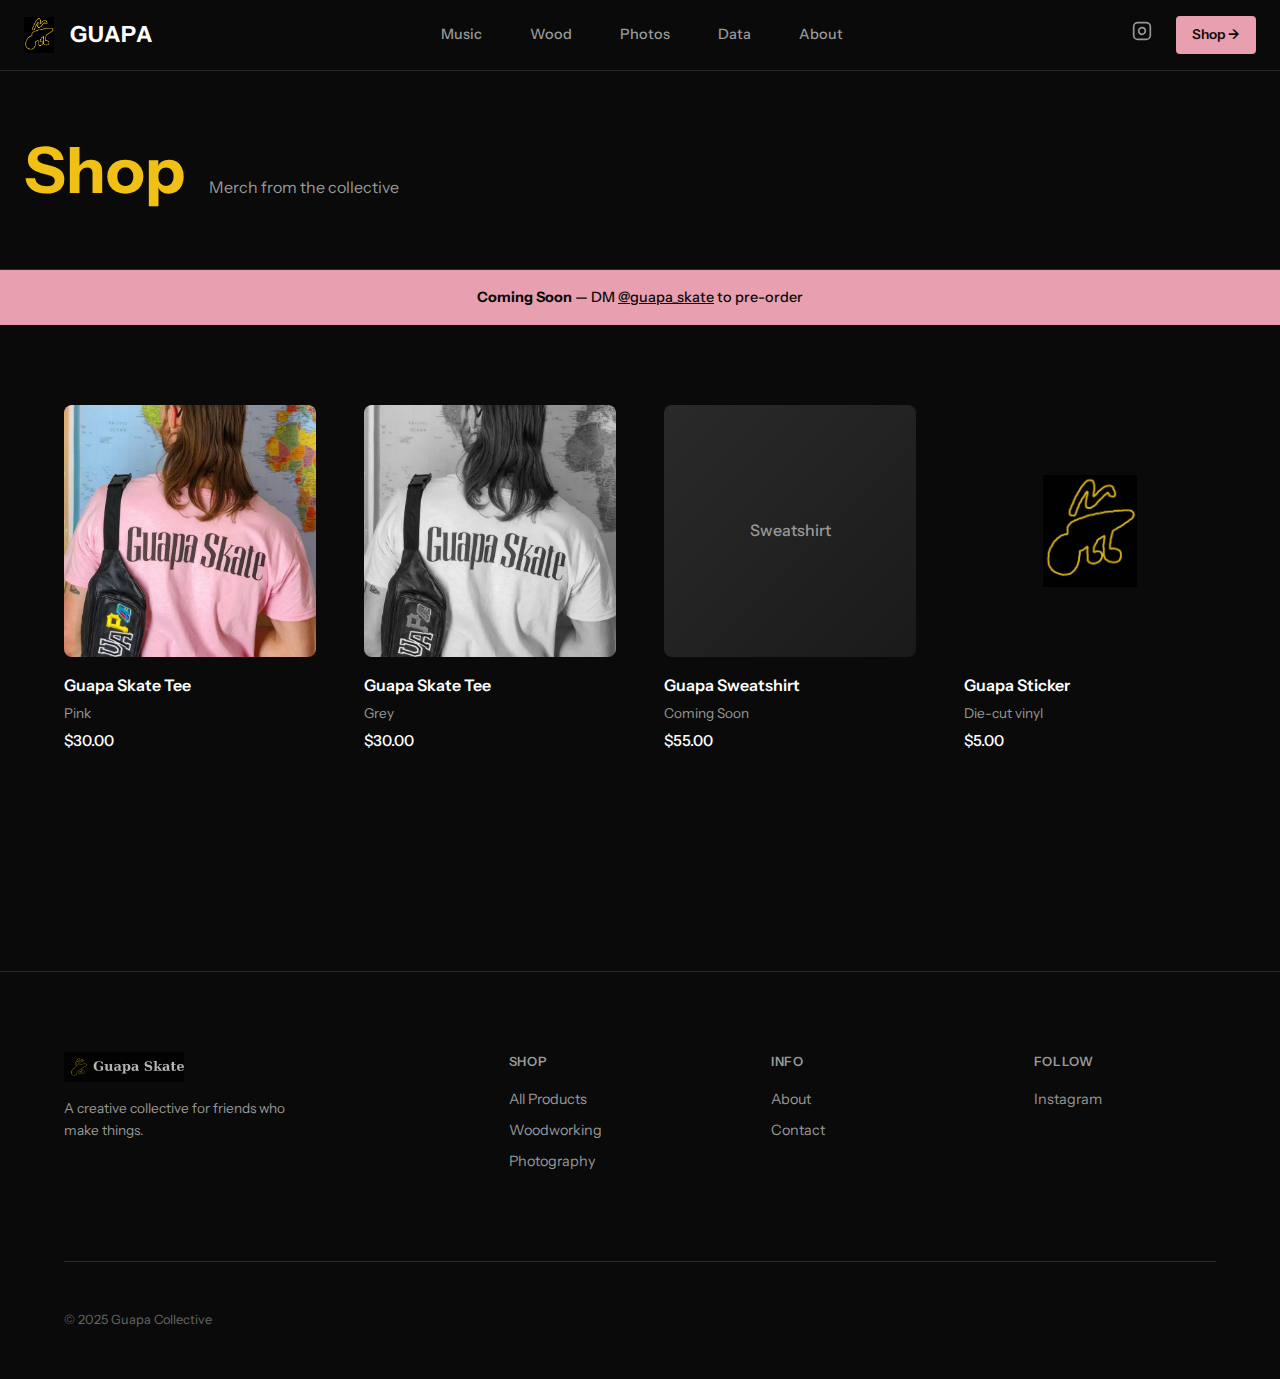
<file: shop.html>
<!DOCTYPE html>
<html lang="en">
<head>
    <meta charset="UTF-8">
    <meta name="viewport" content="width=device-width, initial-scale=1.0">
    <title>Shop | Guapa</title>
    <link rel="icon" type="image/x-icon" href="favicon.ico">
    <link rel="stylesheet" href="styles.css">
    <link rel="stylesheet" href="shop.css">
    <link rel="preconnect" href="https://fonts.googleapis.com">
    <link rel="preconnect" href="https://fonts.gstatic.com" crossorigin>
    <link href="https://fonts.googleapis.com/css2?family=Instrument+Sans:wght@400;500;600;700&family=Newsreader:ital,wght@0,400;1,400&display=swap" rel="stylesheet">
</head>
<body>
    <!-- Navigation -->
    <nav class="nav">
        <a href="index.html" class="nav-logo">
            <img src="guapa_logo_dark.png" alt="Guapa" class="logo-img">
            <span class="logo-text">GUAPA</span>
        </a>
        
        <div class="nav-links">
            <a href="music.html">Music</a>
            <a href="index.html#shop">Wood</a>
            <a href="index.html#shop">Photos</a>
            <a href="index.html#shop">Data</a>
            <a href="index.html#about">About</a>
        </div>

        <div class="nav-actions">
            <a href="https://instagram.com/guapa_skate" target="_blank" rel="noopener" class="nav-social">
                <svg width="20" height="20" viewBox="0 0 24 24" fill="none" stroke="currentColor" stroke-width="2">
                    <rect x="2" y="2" width="20" height="20" rx="5" ry="5"></rect>
                    <path d="M16 11.37A4 4 0 1 1 12.63 8 4 4 0 0 1 16 11.37z"></path>
                    <line x1="17.5" y1="6.5" x2="17.51" y2="6.5"></line>
                </svg>
            </a>
            <a href="shop.html" class="nav-cart">Shop →</a>
        </div>

        <button class="nav-toggle" aria-label="Toggle menu">
            <span></span>
            <span></span>
        </button>
    </nav>

    <main class="shop-page">
        <!-- Page Header -->
        <header class="shop-header">
            <h1>Shop</h1>
            <p>Merch from the collective</p>
        </header>

        <!-- Coming Soon Banner -->
        <div class="coming-soon-banner">
            <span>Coming Soon</span> — DM <a href="https://instagram.com/guapa_skate" target="_blank" rel="noopener">@guapa_skate</a> to pre-order
        </div>

        <!-- Products Grid -->
        <section class="shop-products">
            <div class="container">
                <div class="products-grid">
                    <!-- Pink Tee -->
                    <div class="product-card">
                        <div class="product-image">
                            <img src="tshirt-pink.webp" alt="Guapa Skate Tee - Pink" class="product-img">
                        </div>
                        <div class="product-info">
                            <h3>Guapa Skate Tee</h3>
                            <p class="product-variant">Pink</p>
                            <p class="product-price">$30.00</p>
                        </div>
                    </div>

                    <!-- Grey Tee -->
                    <div class="product-card">
                        <div class="product-image">
                            <img src="tshirt-grey.webp" alt="Guapa Skate Tee - Grey" class="product-img">
                        </div>
                        <div class="product-info">
                            <h3>Guapa Skate Tee</h3>
                            <p class="product-variant">Grey</p>
                            <p class="product-price">$30.00</p>
                        </div>
                    </div>

                    <!-- Sweatshirt -->
                    <div class="product-card">
                        <div class="product-image">
                            <div class="product-placeholder">
                                <span>Sweatshirt</span>
                            </div>
                        </div>
                        <div class="product-info">
                            <h3>Guapa Sweatshirt</h3>
                            <p class="product-variant">Coming Soon</p>
                            <p class="product-price">$55.00</p>
                        </div>
                    </div>

                    <!-- Stickers -->
                    <div class="product-card">
                        <div class="product-image">
                            <div class="product-placeholder sticker-placeholder">
                                <img src="guapa_logo_dark.png" alt="Guapa Sticker" class="sticker-preview">
                            </div>
                        </div>
                        <div class="product-info">
                            <h3>Guapa Sticker</h3>
                            <p class="product-variant">Die-cut vinyl</p>
                            <p class="product-price">$5.00</p>
                        </div>
                    </div>
                </div>
            </div>
        </section>
    </main>

    <!-- Footer -->
    <footer class="footer">
        <div class="container">
            <div class="footer-grid">
                <div class="footer-brand">
                    <img src="lockup_light.png" alt="Guapa" class="footer-logo">
                    <p>A creative collective for friends who make things.</p>
                </div>
                <div class="footer-links">
                    <h4>Shop</h4>
                    <a href="#">All Products</a>
                    <a href="#">Woodworking</a>
                    <a href="#">Photography</a>
                </div>
                <div class="footer-links">
                    <h4>Info</h4>
                    <a href="#">About</a>
                    <a href="#">Contact</a>
                </div>
                <div class="footer-links">
                    <h4>Follow</h4>
                    <a href="https://instagram.com/guapa_skate" target="_blank" rel="noopener">Instagram</a>
                </div>
            </div>
            <div class="footer-bottom">
                <p>© 2025 Guapa Collective</p>
            </div>
        </div>
    </footer>

    <script>
        // Mobile nav toggle
        const navToggle = document.querySelector('.nav-toggle');
        const navLinks = document.querySelector('.nav-links');
        
        navToggle.addEventListener('click', () => {
            navLinks.classList.toggle('nav-links--open');
            navToggle.classList.toggle('nav-toggle--open');
        });
    </script>
</body>
</html>
</file>
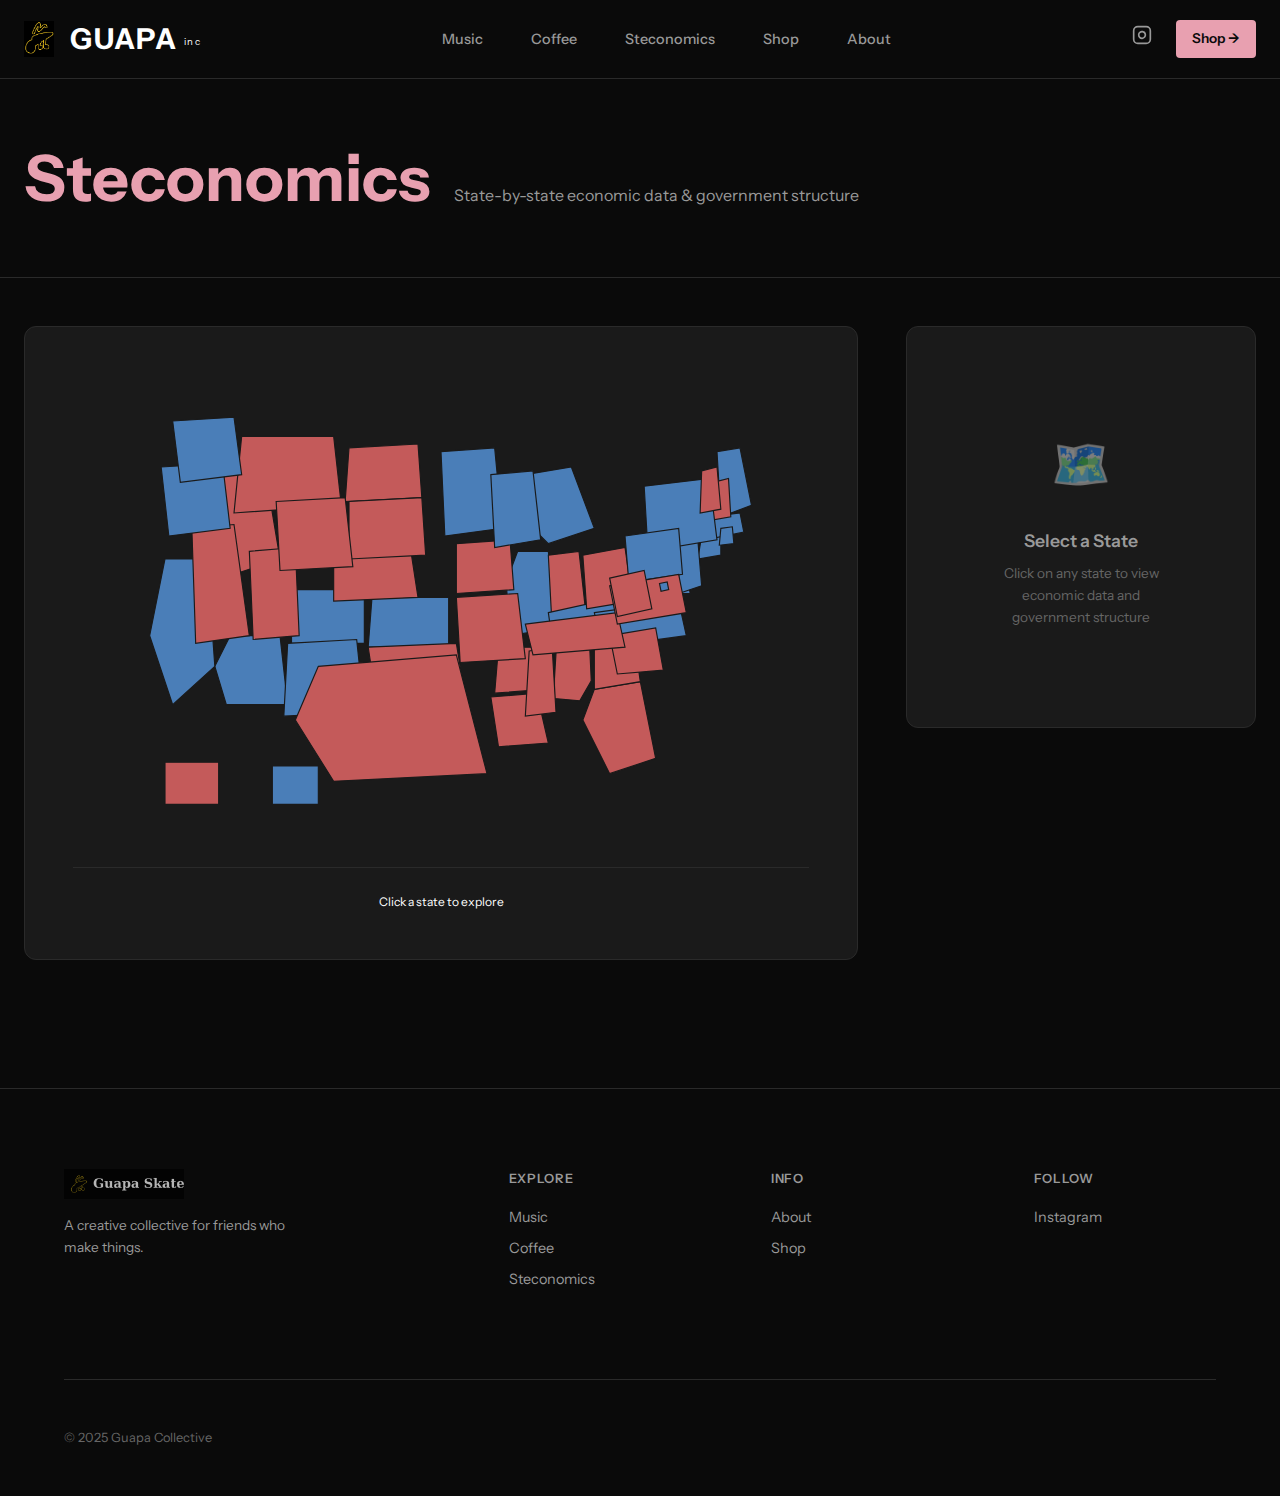
<file: steconomics.html>
<!DOCTYPE html>
<html lang="en">
<head>
    <meta charset="UTF-8">
    <meta name="viewport" content="width=device-width, initial-scale=1.0">
    <title>Steconomics | Guapa</title>
    <link rel="icon" type="image/x-icon" href="favicon.ico">
    <link rel="stylesheet" href="styles.css">
    <link rel="stylesheet" href="steconomics.css">
    <link rel="preconnect" href="https://fonts.googleapis.com">
    <link rel="preconnect" href="https://fonts.gstatic.com" crossorigin>
    <link href="https://fonts.googleapis.com/css2?family=Instrument+Sans:wght@400;500;600;700&family=Newsreader:ital,wght@0,400;1,400&display=swap" rel="stylesheet">
</head>
<body>
    <!-- Navigation -->
    <nav class="nav">
        <a href="index.html" class="nav-logo">
            <img src="guapa_logo_dark.png" alt="Guapa" class="logo-img">
            <span class="logo-text" style="font-size: 1.8rem;">GUAPA <span style="font-size: 0.6rem; font-weight: 400; vertical-align: middle;">inc</span></span>
        </a>
        
        <div class="nav-links">
            <a href="music.html">Music</a>
            <a href="coffee.html">Coffee</a>
            <a href="steconomics.html">Steconomics</a>
            <a href="shop.html">Shop</a>
            <a href="index.html#about">About</a>
        </div>

        <div class="nav-actions">
            <a href="https://instagram.com/guapa_skate" target="_blank" rel="noopener" class="nav-social">
                <svg width="20" height="20" viewBox="0 0 24 24" fill="none" stroke="currentColor" stroke-width="2">
                    <rect x="2" y="2" width="20" height="20" rx="5" ry="5"></rect>
                    <path d="M16 11.37A4 4 0 1 1 12.63 8 4 4 0 0 1 16 11.37z"></path>
                    <line x1="17.5" y1="6.5" x2="17.51" y2="6.5"></line>
                </svg>
            </a>
            <a href="shop.html" class="nav-cart">Shop →</a>
        </div>

        <button class="nav-toggle" aria-label="Toggle menu">
            <span></span>
            <span></span>
        </button>
    </nav>

    <main class="steconomics-page">
        <!-- Page Header -->
        <header class="steconomics-header">
            <div class="steconomics-header-text">
                <h1>Steconomics</h1>
                <p>State-by-state economic data & government structure</p>
            </div>
        </header>

        <!-- Main Content -->
        <div class="steconomics-main">
            <div class="steconomics-layout">
                <!-- Map Section -->
                <div class="map-section">
                    <div class="map-container" id="mapContainer">
                        <svg viewBox="0 0 960 600" class="us-map" id="usMap">
                            <!-- States will be rendered here -->
                        </svg>
                    </div>
                    <div class="map-legend">
                        <span class="legend-label">Click a state to explore</span>
                    </div>
                </div>

                <!-- State Detail Panel -->
                <div class="state-panel" id="statePanel">
                    <div class="panel-placeholder">
                        <div class="placeholder-icon">🗺️</div>
                        <h3>Select a State</h3>
                        <p>Click on any state to view economic data and government structure</p>
                    </div>
                </div>
            </div>
        </div>
    </main>

    <!-- Footer -->
    <footer class="footer">
        <div class="container">
            <div class="footer-grid">
                <div class="footer-brand">
                    <img src="lockup_light.png" alt="Guapa" class="footer-logo">
                    <p>A creative collective for friends who make things.</p>
                </div>
                <div class="footer-links">
                    <h4>Explore</h4>
                    <a href="music.html">Music</a>
                    <a href="coffee.html">Coffee</a>
                    <a href="steconomics.html">Steconomics</a>
                </div>
                <div class="footer-links">
                    <h4>Info</h4>
                    <a href="index.html#about">About</a>
                    <a href="shop.html">Shop</a>
                </div>
                <div class="footer-links">
                    <h4>Follow</h4>
                    <a href="https://instagram.com/guapa_skate" target="_blank" rel="noopener">Instagram</a>
                </div>
            </div>
            <div class="footer-bottom">
                <p>© 2025 Guapa Collective</p>
            </div>
        </div>
    </footer>

    <script>
        // Mobile nav toggle
        const navToggle = document.querySelector('.nav-toggle');
        const navLinks = document.querySelector('.nav-links');
        
        navToggle.addEventListener('click', () => {
            navLinks.classList.toggle('nav-links--open');
            navToggle.classList.toggle('nav-toggle--open');
        });

        // US States data with basic info (to be expanded with real data sources)
        const statesData = {
            'AL': { name: 'Alabama', abbr: 'AL', capital: 'Montgomery', population: '5.0M', gdp: '$272B', governor: 'Kay Ivey', party: 'R' },
            'AK': { name: 'Alaska', abbr: 'AK', capital: 'Juneau', population: '733K', gdp: '$55B', governor: 'Mike Dunleavy', party: 'R' },
            'AZ': { name: 'Arizona', abbr: 'AZ', capital: 'Phoenix', population: '7.3M', gdp: '$436B', governor: 'Katie Hobbs', party: 'D' },
            'AR': { name: 'Arkansas', abbr: 'AR', capital: 'Little Rock', population: '3.0M', gdp: '$150B', governor: 'Sarah Huckabee Sanders', party: 'R' },
            'CA': { name: 'California', abbr: 'CA', capital: 'Sacramento', population: '39.0M', gdp: '$3.6T', governor: 'Gavin Newsom', party: 'D' },
            'CO': { name: 'Colorado', abbr: 'CO', capital: 'Denver', population: '5.8M', gdp: '$436B', governor: 'Jared Polis', party: 'D' },
            'CT': { name: 'Connecticut', abbr: 'CT', capital: 'Hartford', population: '3.6M', gdp: '$295B', governor: 'Ned Lamont', party: 'D' },
            'DE': { name: 'Delaware', abbr: 'DE', capital: 'Dover', population: '1.0M', gdp: '$80B', governor: 'Matt Meyer', party: 'D' },
            'FL': { name: 'Florida', abbr: 'FL', capital: 'Tallahassee', population: '22.2M', gdp: '$1.4T', governor: 'Ron DeSantis', party: 'R' },
            'GA': { name: 'Georgia', abbr: 'GA', capital: 'Atlanta', population: '10.9M', gdp: '$730B', governor: 'Brian Kemp', party: 'R' },
            'HI': { name: 'Hawaii', abbr: 'HI', capital: 'Honolulu', population: '1.4M', gdp: '$92B', governor: 'Josh Green', party: 'D' },
            'ID': { name: 'Idaho', abbr: 'ID', capital: 'Boise', population: '1.9M', gdp: '$100B', governor: 'Brad Little', party: 'R' },
            'IL': { name: 'Illinois', abbr: 'IL', capital: 'Springfield', population: '12.6M', gdp: '$950B', governor: 'JB Pritzker', party: 'D' },
            'IN': { name: 'Indiana', abbr: 'IN', capital: 'Indianapolis', population: '6.8M', gdp: '$420B', governor: 'Mike Braun', party: 'R' },
            'IA': { name: 'Iowa', abbr: 'IA', capital: 'Des Moines', population: '3.2M', gdp: '$212B', governor: 'Kim Reynolds', party: 'R' },
            'KS': { name: 'Kansas', abbr: 'KS', capital: 'Topeka', population: '2.9M', gdp: '$190B', governor: 'Laura Kelly', party: 'D' },
            'KY': { name: 'Kentucky', abbr: 'KY', capital: 'Frankfort', population: '4.5M', gdp: '$235B', governor: 'Andy Beshear', party: 'D' },
            'LA': { name: 'Louisiana', abbr: 'LA', capital: 'Baton Rouge', population: '4.6M', gdp: '$260B', governor: 'Jeff Landry', party: 'R' },
            'ME': { name: 'Maine', abbr: 'ME', capital: 'Augusta', population: '1.4M', gdp: '$78B', governor: 'Janet Mills', party: 'D' },
            'MD': { name: 'Maryland', abbr: 'MD', capital: 'Annapolis', population: '6.2M', gdp: '$450B', governor: 'Wes Moore', party: 'D' },
            'MA': { name: 'Massachusetts', abbr: 'MA', capital: 'Boston', population: '7.0M', gdp: '$625B', governor: 'Maura Healey', party: 'D' },
            'MI': { name: 'Michigan', abbr: 'MI', capital: 'Lansing', population: '10.0M', gdp: '$590B', governor: 'Gretchen Whitmer', party: 'D' },
            'MN': { name: 'Minnesota', abbr: 'MN', capital: 'Saint Paul', population: '5.7M', gdp: '$420B', governor: 'Tim Walz', party: 'D' },
            'MS': { name: 'Mississippi', abbr: 'MS', capital: 'Jackson', population: '2.9M', gdp: '$125B', governor: 'Tate Reeves', party: 'R' },
            'MO': { name: 'Missouri', abbr: 'MO', capital: 'Jefferson City', population: '6.2M', gdp: '$365B', governor: 'Mike Kehoe', party: 'R' },
            'MT': { name: 'Montana', abbr: 'MT', capital: 'Helena', population: '1.1M', gdp: '$60B', governor: 'Greg Gianforte', party: 'R' },
            'NE': { name: 'Nebraska', abbr: 'NE', capital: 'Lincoln', population: '2.0M', gdp: '$150B', governor: 'Jim Pillen', party: 'R' },
            'NV': { name: 'Nevada', abbr: 'NV', capital: 'Carson City', population: '3.2M', gdp: '$195B', governor: 'Joe Lombardo', party: 'R' },
            'NH': { name: 'New Hampshire', abbr: 'NH', capital: 'Concord', population: '1.4M', gdp: '$100B', governor: 'Kelly Ayotte', party: 'R' },
            'NJ': { name: 'New Jersey', abbr: 'NJ', capital: 'Trenton', population: '9.3M', gdp: '$700B', governor: 'Phil Murphy', party: 'D' },
            'NM': { name: 'New Mexico', abbr: 'NM', capital: 'Santa Fe', population: '2.1M', gdp: '$110B', governor: 'Michelle Lujan Grisham', party: 'D' },
            'NY': { name: 'New York', abbr: 'NY', capital: 'Albany', population: '19.5M', gdp: '$2.0T', governor: 'Kathy Hochul', party: 'D' },
            'NC': { name: 'North Carolina', abbr: 'NC', capital: 'Raleigh', population: '10.7M', gdp: '$680B', governor: 'Josh Stein', party: 'D' },
            'ND': { name: 'North Dakota', abbr: 'ND', capital: 'Bismarck', population: '780K', gdp: '$65B', governor: 'Kelly Armstrong', party: 'R' },
            'OH': { name: 'Ohio', abbr: 'OH', capital: 'Columbus', population: '11.8M', gdp: '$740B', governor: 'Mike DeWine', party: 'R' },
            'OK': { name: 'Oklahoma', abbr: 'OK', capital: 'Oklahoma City', population: '4.0M', gdp: '$210B', governor: 'Kevin Stitt', party: 'R' },
            'OR': { name: 'Oregon', abbr: 'OR', capital: 'Salem', population: '4.2M', gdp: '$280B', governor: 'Tina Kotek', party: 'D' },
            'PA': { name: 'Pennsylvania', abbr: 'PA', capital: 'Harrisburg', population: '13.0M', gdp: '$880B', governor: 'Josh Shapiro', party: 'D' },
            'RI': { name: 'Rhode Island', abbr: 'RI', capital: 'Providence', population: '1.1M', gdp: '$67B', governor: 'Dan McKee', party: 'D' },
            'SC': { name: 'South Carolina', abbr: 'SC', capital: 'Columbia', population: '5.2M', gdp: '$280B', governor: 'Henry McMaster', party: 'R' },
            'SD': { name: 'South Dakota', abbr: 'SD', capital: 'Pierre', population: '900K', gdp: '$60B', governor: 'Kristi Noem', party: 'R' },
            'TN': { name: 'Tennessee', abbr: 'TN', capital: 'Nashville', population: '7.0M', gdp: '$440B', governor: 'Bill Lee', party: 'R' },
            'TX': { name: 'Texas', abbr: 'TX', capital: 'Austin', population: '30.0M', gdp: '$2.0T', governor: 'Greg Abbott', party: 'R' },
            'UT': { name: 'Utah', abbr: 'UT', capital: 'Salt Lake City', population: '3.4M', gdp: '$230B', governor: 'Spencer Cox', party: 'R' },
            'VT': { name: 'Vermont', abbr: 'VT', capital: 'Montpelier', population: '647K', gdp: '$38B', governor: 'Phil Scott', party: 'R' },
            'VA': { name: 'Virginia', abbr: 'VA', capital: 'Richmond', population: '8.6M', gdp: '$620B', governor: 'Glenn Youngkin', party: 'R' },
            'WA': { name: 'Washington', abbr: 'WA', capital: 'Olympia', population: '7.8M', gdp: '$700B', governor: 'Bob Ferguson', party: 'D' },
            'WV': { name: 'West Virginia', abbr: 'WV', capital: 'Charleston', population: '1.8M', gdp: '$85B', governor: 'Patrick Morrisey', party: 'R' },
            'WI': { name: 'Wisconsin', abbr: 'WI', capital: 'Madison', population: '5.9M', gdp: '$380B', governor: 'Tony Evers', party: 'D' },
            'WY': { name: 'Wyoming', abbr: 'WY', capital: 'Cheyenne', population: '580K', gdp: '$42B', governor: 'Mark Gordon', party: 'R' },
            'DC': { name: 'Washington D.C.', abbr: 'DC', capital: 'N/A', population: '670K', gdp: '$150B', governor: 'Muriel Bowser', party: 'D' }
        };

        // Simplified US state paths (TopoJSON-derived coordinates)
        const statePaths = {
            'AL': 'M628,396 L632,330 L673,333 L676,399 L661,425 L628,422 Z',
            'AK': 'M120,505 L190,505 L190,560 L120,560 Z',
            'AZ': 'M205,340 L270,340 L280,430 L200,430 L185,380 Z',
            'AR': 'M555,355 L610,355 L615,410 L550,415 Z',
            'CA': 'M120,240 L175,240 L185,380 L130,430 L100,340 Z',
            'CO': 'M285,280 L380,280 L380,350 L285,350 Z',
            'CT': 'M820,210 L845,210 L845,235 L815,240 Z',
            'DE': 'M785,260 L800,255 L805,285 L785,285 Z',
            'FL': 'M680,410 L740,400 L760,500 L700,520 L665,450 Z',
            'GA': 'M680,340 L730,330 L740,400 L680,410 Z',
            'HI': 'M260,510 L320,510 L320,560 L260,560 Z',
            'ID': 'M200,120 L250,120 L270,240 L210,260 L185,180 Z',
            'IL': 'M580,230 L620,230 L630,330 L570,340 L565,270 Z',
            'IN': 'M620,235 L660,230 L670,320 L625,330 Z',
            'IA': 'M500,220 L570,215 L575,280 L500,285 Z',
            'KS': 'M390,290 L490,290 L490,355 L385,355 Z',
            'KY': 'M620,310 L710,290 L715,335 L625,345 Z',
            'LA': 'M545,420 L605,415 L620,480 L555,485 Z',
            'ME': 'M840,100 L870,95 L885,170 L845,185 Z',
            'MD': 'M730,260 L785,250 L790,290 L730,295 Z',
            'MA': 'M830,185 L870,180 L875,205 L825,215 Z',
            'MI': 'M590,130 L650,120 L680,200 L620,220 L580,180 Z',
            'MN': 'M480,100 L550,95 L560,200 L485,210 Z',
            'MS': 'M595,360 L625,355 L630,440 L590,445 Z',
            'MO': 'M500,290 L580,285 L590,370 L505,375 Z',
            'MT': 'M220,80 L340,80 L350,170 L210,180 Z',
            'NE': 'M340,230 L440,225 L450,290 L340,295 Z',
            'NV': 'M155,200 L210,195 L230,340 L160,350 Z',
            'NH': 'M835,140 L855,135 L858,185 L830,190 Z',
            'NJ': 'M790,220 L815,215 L820,275 L790,285 Z',
            'NM': 'M280,350 L370,345 L380,440 L275,445 Z',
            'NY': 'M745,145 L830,135 L840,215 L750,230 Z',
            'NC': 'M680,310 L790,295 L800,340 L690,355 Z',
            'ND': 'M360,95 L450,90 L455,160 L355,165 Z',
            'OH': 'M665,235 L720,225 L730,295 L670,305 Z',
            'OK': 'M385,355 L500,350 L510,410 L395,420 Z',
            'OR': 'M115,120 L195,115 L205,200 L125,210 Z',
            'PA': 'M720,210 L790,200 L795,260 L725,270 Z',
            'RI': 'M845,200 L860,198 L862,220 L843,222 Z',
            'SC': 'M700,340 L760,330 L770,385 L710,390 Z',
            'SD': 'M360,165 L455,160 L460,235 L360,240 Z',
            'TN': 'M590,325 L710,310 L720,355 L600,365 Z',
            'TX': 'M320,380 L500,365 L540,520 L340,530 L290,450 Z',
            'UT': 'M230,230 L290,225 L295,340 L235,345 Z',
            'VT': 'M820,125 L840,120 L845,175 L818,180 Z',
            'VA': 'M700,275 L790,260 L800,310 L710,325 Z',
            'WA': 'M130,60 L210,55 L220,130 L140,140 Z',
            'WV': 'M700,265 L745,255 L755,305 L710,315 Z',
            'WI': 'M545,130 L600,125 L610,215 L550,225 Z',
            'WY': 'M265,165 L355,160 L365,250 L270,255 Z',
            'DC': 'M765,272 L775,270 L777,280 L767,282 Z'
        };

        // Render the map
        function renderMap() {
            const svg = document.getElementById('usMap');
            let pathsHtml = '';
            
            for (const [abbr, path] of Object.entries(statePaths)) {
                const state = statesData[abbr];
                const partyClass = state.party === 'D' ? 'dem' : 'rep';
                pathsHtml += `<path 
                    d="${path}" 
                    class="state ${partyClass}" 
                    data-state="${abbr}"
                    data-name="${state.name}"
                >
                    <title>${state.name}</title>
                </path>`;
            }
            
            svg.innerHTML = pathsHtml;
            
            // Add click handlers
            svg.querySelectorAll('.state').forEach(path => {
                path.addEventListener('click', () => {
                    const abbr = path.dataset.state;
                    selectState(abbr);
                    
                    // Update active state
                    svg.querySelectorAll('.state').forEach(p => p.classList.remove('active'));
                    path.classList.add('active');
                });
            });
        }

        // Select a state and show details
        function selectState(abbr) {
            const state = statesData[abbr];
            const panel = document.getElementById('statePanel');
            const partyFull = state.party === 'D' ? 'Democrat' : 'Republican';
            const partyClass = state.party === 'D' ? 'dem' : 'rep';
            
            panel.innerHTML = `
                <div class="state-detail">
                    <div class="state-header">
                        <h2>${state.name}</h2>
                        <span class="state-abbr">${state.abbr}</span>
                    </div>
                    
                    <div class="state-section">
                        <h3>Government</h3>
                        <div class="stat-row">
                            <span class="stat-label">Governor</span>
                            <span class="stat-value">${state.governor}</span>
                        </div>
                        <div class="stat-row">
                            <span class="stat-label">Party</span>
                            <span class="stat-value party-tag ${partyClass}">${partyFull}</span>
                        </div>
                        <div class="stat-row">
                            <span class="stat-label">Capital</span>
                            <span class="stat-value">${state.capital}</span>
                        </div>
                    </div>
                    
                    <div class="state-section">
                        <h3>Economy</h3>
                        <div class="stat-row">
                            <span class="stat-label">GDP</span>
                            <span class="stat-value highlight">${state.gdp}</span>
                        </div>
                        <div class="stat-row">
                            <span class="stat-label">Population</span>
                            <span class="stat-value">${state.population}</span>
                        </div>
                    </div>
                    
                    <div class="state-section coming-soon">
                        <h3>Coming Soon</h3>
                        <ul>
                            <li>Unemployment rate</li>
                            <li>Median household income</li>
                            <li>State budget breakdown</li>
                            <li>Legislative composition</li>
                            <li>Historical election data</li>
                        </ul>
                    </div>
                </div>
            `;
        }

        // Initialize
        renderMap();
    </script>
</body>
</html>
</file>
<file: styles.css>
/* ========================================
   GUAPA SKATE v2 - Shop-Forward Layout
   Clean, visual, e-commerce ready
======================================== */

:root {
    --black: #0a0a0a;
    --dark: #111111;
    --gray-900: #1a1a1a;
    --gray-800: #2a2a2a;
    --gray-600: #666666;
    --gray-400: #999999;
    --gray-200: #e5e5e5;
    --white: #ffffff;
    --cream: #faf9f7;
    
    --yellow: #f0c014;
    --yellow-hover: #d4a912;
    --pink: #e8a0b0;
    --pink-hover: #d88a9a;
    --pink-muted: #c4848f;
    
    --font-main: 'Instrument Sans', -apple-system, sans-serif;
    --font-serif: 'Newsreader', Georgia, serif;
    
    --space-xs: 0.5rem;
    --space-sm: 1rem;
    --space-md: 1.5rem;
    --space-lg: 3rem;
    --space-xl: 5rem;
    --space-2xl: 8rem;
    
    --radius-sm: 4px;
    --radius-md: 8px;
    --radius-lg: 12px;
    
    --transition: 0.2s ease;
}

/* Reset */
*, *::before, *::after {
    box-sizing: border-box;
    margin: 0;
    padding: 0;
}

html {
    scroll-behavior: smooth;
}

body {
    font-family: var(--font-main);
    font-size: 16px;
    line-height: 1.6;
    color: var(--white);
    background-color: var(--black);
    -webkit-font-smoothing: antialiased;
}

a {
    color: inherit;
    text-decoration: none;
}

img {
    max-width: 100%;
    height: auto;
    display: block;
}

.container {
    max-width: 1200px;
    margin: 0 auto;
    padding: 0 var(--space-md);
}

/* ========================================
   ANNOUNCEMENT BAR
======================================== */
.announcement-bar {
    background: var(--pink);
    color: var(--black);
    text-align: center;
    padding: var(--space-xs) var(--space-sm);
    font-size: 0.8rem;
    font-weight: 500;
    letter-spacing: 0.02em;
}

/* ========================================
   NAVIGATION
======================================== */
.nav {
    display: flex;
    justify-content: space-between;
    align-items: center;
    padding: var(--space-sm) var(--space-md);
    background: var(--black);
    position: sticky;
    top: 0;
    z-index: 100;
    border-bottom: 1px solid var(--gray-800);
}

.nav-logo {
    flex-shrink: 0;
    display: flex;
    align-items: center;
    gap: var(--space-sm);
}

.logo-img {
    height: 36px;
    width: auto;
}

.logo-text {
    font-size: 1.4rem;
    font-weight: 700;
    letter-spacing: 0.05em;
    color: var(--white);
}

.nav-links {
    display: flex;
    gap: var(--space-lg);
    font-size: 0.9rem;
    font-weight: 500;
}

.nav-links a {
    position: relative;
    color: var(--gray-400);
    transition: color var(--transition);
}

.nav-links a:hover {
    color: var(--white);
}

.nav-actions {
    display: flex;
    align-items: center;
    gap: var(--space-md);
}

.nav-social {
    color: var(--gray-400);
    transition: color var(--transition);
}

.nav-social:hover {
    color: var(--pink);
}

.nav-cart {
    background: var(--pink);
    color: var(--black);
    padding: var(--space-xs) var(--space-sm);
    border-radius: var(--radius-sm);
    font-size: 0.85rem;
    font-weight: 600;
    transition: background var(--transition);
}

.nav-cart:hover {
    background: var(--pink-hover);
}

.nav-toggle {
    display: none;
    flex-direction: column;
    gap: 5px;
    background: none;
    border: none;
    cursor: pointer;
    padding: var(--space-xs);
}

.nav-toggle span {
    display: block;
    width: 22px;
    height: 2px;
    background: var(--white);
    transition: transform var(--transition);
}

/* ========================================
   BUTTONS
======================================== */
.btn {
    display: inline-flex;
    align-items: center;
    gap: var(--space-xs);
    padding: var(--space-sm) var(--space-md);
    font-size: 0.9rem;
    font-weight: 600;
    border-radius: var(--radius-sm);
    cursor: pointer;
    transition: all var(--transition);
    border: none;
}

.btn-primary {
    background: var(--yellow);
    color: var(--black);
}

.btn-primary:hover {
    background: var(--yellow-hover);
}

.btn-secondary {
    background: var(--white);
    color: var(--black);
}

.btn-secondary:hover {
    background: var(--gray-200);
}

.btn-outline {
    background: transparent;
    color: var(--white);
    border: 1px solid var(--pink-muted);
}

.btn-outline:hover {
    border-color: var(--pink);
    color: var(--pink);
}

/* ========================================
   HERO
======================================== */
.hero {
    position: relative;
    min-height: 70vh;
    display: flex;
    align-items: center;
    overflow: hidden;
}

.hero-image {
    position: absolute;
    top: 0;
    left: 0;
    right: 0;
    bottom: 0;
    z-index: 1;
}

.hero-placeholder {
    width: 100%;
    height: 100%;
    background: linear-gradient(135deg, var(--gray-900) 0%, var(--black) 100%);
    display: flex;
    align-items: center;
    justify-content: center;
}

.hero-logo-img {
    width: 300px;
    opacity: 0.15;
    animation: float 8s ease-in-out infinite;
}

@keyframes float {
    0%, 100% { transform: translateY(0) rotate(0deg); }
    50% { transform: translateY(-15px) rotate(2deg); }
}

.hero-content {
    position: relative;
    z-index: 2;
    max-width: 600px;
    padding: var(--space-2xl) var(--space-md);
}

.hero-content h1 {
    font-family: var(--font-serif);
    font-size: clamp(2.5rem, 6vw, 4rem);
    font-weight: 400;
    font-style: italic;
    line-height: 1.1;
    margin-bottom: var(--space-md);
}

.hero-content p {
    font-size: 1.1rem;
    color: var(--gray-400);
    margin-bottom: var(--space-lg);
}

/* ========================================
   SECTION STYLES
======================================== */
.section-header {
    display: flex;
    justify-content: space-between;
    align-items: baseline;
    margin-bottom: var(--space-lg);
}

.section-title {
    font-size: 1.5rem;
    font-weight: 600;
    letter-spacing: -0.02em;
}

.section-subtitle {
    color: var(--gray-400);
    font-size: 0.95rem;
}

.view-all {
    color: var(--gray-400);
    font-size: 0.9rem;
    transition: color var(--transition);
}

.view-all:hover {
    color: var(--yellow);
}

/* ========================================
   CATEGORIES
======================================== */
.categories {
    padding: var(--space-xl) 0;
    background: var(--dark);
}

.categories .section-title {
    margin-bottom: var(--space-lg);
}

.categories-grid {
    display: grid;
    grid-template-columns: repeat(2, 1fr);
    gap: var(--space-sm);
}

.category-card {
    position: relative;
    aspect-ratio: 1;
    overflow: hidden;
    border-radius: var(--radius-md);
    background: var(--gray-900);
}

.category-card--large {
    grid-row: span 2;
    aspect-ratio: auto;
}

.category-image {
    position: absolute;
    top: 0;
    left: 0;
    right: 0;
    bottom: 0;
}

.category-placeholder {
    width: 100%;
    height: 100%;
    background: linear-gradient(135deg, var(--gray-800) 0%, var(--gray-900) 100%);
    display: flex;
    align-items: center;
    justify-content: center;
    font-size: 3rem;
    transition: transform 0.4s ease;
}

.category-card:hover .category-placeholder {
    transform: scale(1.05);
}

.category-info {
    position: absolute;
    bottom: 0;
    left: 0;
    right: 0;
    padding: var(--space-md);
    background: linear-gradient(to top, rgba(0,0,0,0.9) 0%, transparent 100%);
}

.category-info h3 {
    font-size: 1.1rem;
    font-weight: 600;
    margin-bottom: var(--space-xs);
}

.category-link {
    font-size: 0.8rem;
    color: var(--yellow);
    opacity: 0;
    transform: translateY(5px);
    transition: all var(--transition);
}

.category-card:hover .category-link {
    opacity: 1;
    transform: translateY(0);
}

/* ========================================
   FEATURED BANNER
======================================== */
.featured-banner {
    background: var(--yellow);
    color: var(--black);
    padding: var(--space-xl) var(--space-md);
}

.featured-content {
    max-width: 600px;
    margin: 0 auto;
    text-align: center;
}

.featured-tag {
    display: inline-block;
    font-size: 0.75rem;
    font-weight: 600;
    text-transform: uppercase;
    letter-spacing: 0.1em;
    margin-bottom: var(--space-sm);
    opacity: 0.7;
}

.featured-content h2 {
    font-family: var(--font-serif);
    font-size: clamp(2rem, 5vw, 3rem);
    font-weight: 400;
    font-style: italic;
    line-height: 1.2;
    margin-bottom: var(--space-md);
}

.featured-content p {
    font-size: 1rem;
    margin-bottom: var(--space-lg);
    opacity: 0.8;
}

.featured-banner .btn-secondary {
    background: var(--black);
    color: var(--yellow);
}

.featured-banner .btn-secondary:hover {
    background: var(--gray-900);
}

/* ========================================
   PRODUCTS
======================================== */
.products {
    padding: var(--space-xl) 0;
}

.products-grid {
    display: grid;
    grid-template-columns: repeat(4, 1fr);
    gap: var(--space-md);
}

.product-card {
    display: block;
}

.product-image {
    aspect-ratio: 1;
    margin-bottom: var(--space-sm);
    border-radius: var(--radius-md);
    overflow: hidden;
}

.product-placeholder {
    width: 100%;
    height: 100%;
    background: var(--gray-800);
    transition: background var(--transition);
}

.product-card:hover .product-placeholder {
    background: var(--gray-600);
}

.product-info h3 {
    font-size: 0.95rem;
    font-weight: 500;
    margin-bottom: var(--space-xs);
}

.product-price {
    color: var(--gray-400);
    font-size: 0.9rem;
}

/* ========================================
   REVIEWS
======================================== */
.reviews {
    padding: var(--space-xl) 0;
    background: var(--dark);
}

.reviews .section-header {
    flex-direction: column;
    align-items: flex-start;
    gap: var(--space-xs);
}

.reviews .section-title {
    color: var(--pink);
}

.reviews-grid {
    display: grid;
    grid-template-columns: repeat(3, 1fr);
    gap: var(--space-sm);
}

.review-card {
    display: flex;
    align-items: center;
    gap: var(--space-md);
    padding: var(--space-md);
    background: var(--gray-900);
    border-radius: var(--radius-md);
    border: 1px solid var(--gray-800);
    transition: all var(--transition);
}

.review-card:hover {
    border-color: var(--pink);
    background: var(--gray-800);
}

.review-icon {
    font-size: 2rem;
    flex-shrink: 0;
}

.review-content {
    flex: 1;
}

.review-content h3 {
    font-size: 1rem;
    font-weight: 600;
    margin-bottom: 2px;
}

.review-content p {
    font-size: 0.85rem;
    color: var(--gray-400);
}

.review-arrow {
    color: var(--pink);
    opacity: 0;
    transform: translateX(-5px);
    transition: all var(--transition);
}

.review-card:hover .review-arrow {
    opacity: 1;
    transform: translateX(0);
}

/* ========================================
   ABOUT
======================================== */
.about {
    padding: var(--space-xl) 0;
}

.about-grid {
    display: grid;
    grid-template-columns: 1fr 1fr;
    gap: var(--space-xl);
    align-items: center;
}

.about-image {
    display: flex;
    align-items: center;
    justify-content: center;
    padding: var(--space-xl);
    background: var(--gray-900);
    border-radius: var(--radius-lg);
}

.about-logo {
    width: 200px;
    opacity: 0.6;
}

.about-content h2 {
    font-size: 1.5rem;
    font-weight: 600;
    margin-bottom: var(--space-md);
}

.about-content p {
    color: var(--gray-400);
    margin-bottom: var(--space-sm);
}

.about-links {
    margin-top: var(--space-lg);
}

/* ========================================
   NEWSLETTER
======================================== */
.newsletter {
    padding: var(--space-xl) 0;
    background: var(--pink);
    color: var(--black);
}

.newsletter-content {
    max-width: 500px;
    margin: 0 auto;
    text-align: center;
}

.newsletter-content h2 {
    font-size: 1.5rem;
    font-weight: 600;
    margin-bottom: var(--space-xs);
}

.newsletter-content p {
    color: var(--black);
    opacity: 0.8;
    margin-bottom: var(--space-lg);
}

.newsletter-form {
    display: flex;
    gap: var(--space-xs);
}

.newsletter-form input {
    flex: 1;
    padding: var(--space-sm);
    background: var(--white);
    border: 1px solid transparent;
    border-radius: var(--radius-sm);
    color: var(--black);
    font-size: 0.9rem;
}

.newsletter-form input::placeholder {
    color: var(--gray-600);
}

.newsletter-form input:focus {
    outline: none;
    border-color: var(--black);
}

.newsletter-form .btn-primary {
    background: var(--black);
    color: var(--pink);
}

.newsletter-form .btn-primary:hover {
    background: var(--gray-900);
}

/* ========================================
   FOOTER
======================================== */
.footer {
    padding: var(--space-xl) 0 var(--space-lg);
    border-top: 1px solid var(--gray-800);
}

.footer-grid {
    display: grid;
    grid-template-columns: 2fr 1fr 1fr 1fr;
    gap: var(--space-xl);
    margin-bottom: var(--space-xl);
}

.footer-logo {
    height: 30px;
    margin-bottom: var(--space-sm);
    opacity: 0.7;
}

.footer-brand p {
    font-size: 0.85rem;
    color: var(--gray-400);
    max-width: 250px;
}

.footer-links h4 {
    font-size: 0.8rem;
    font-weight: 600;
    text-transform: uppercase;
    letter-spacing: 0.05em;
    margin-bottom: var(--space-sm);
    color: var(--gray-400);
}

.footer-links a {
    display: block;
    font-size: 0.9rem;
    color: var(--gray-400);
    margin-bottom: var(--space-xs);
    transition: color var(--transition);
}

.footer-links a:hover {
    color: var(--white);
}

.footer-bottom {
    padding-top: var(--space-lg);
    border-top: 1px solid var(--gray-800);
}

.footer-bottom p {
    font-size: 0.8rem;
    color: var(--gray-600);
}

/* ========================================
   RESPONSIVE
======================================== */
@media (max-width: 1024px) {
    .categories-grid {
        grid-template-columns: repeat(2, 1fr);
    }
    
    .category-card--large {
        grid-row: span 1;
        grid-column: span 2;
    }
    
    .products-grid {
        grid-template-columns: repeat(2, 1fr);
    }
    
    .footer-grid {
        grid-template-columns: 1fr 1fr;
        gap: var(--space-lg);
    }
}

@media (max-width: 768px) {
    .nav-links {
        position: fixed;
        top: 0;
        left: 0;
        right: 0;
        bottom: 0;
        background: var(--black);
        flex-direction: column;
        justify-content: center;
        align-items: center;
        gap: var(--space-lg);
        font-size: 1.5rem;
        opacity: 0;
        pointer-events: none;
        transition: opacity var(--transition);
    }
    
    .nav-links--open {
        opacity: 1;
        pointer-events: all;
    }
    
    .nav-toggle {
        display: flex;
    }
    
    .nav-toggle--open span:first-child {
        transform: rotate(45deg) translateY(7px);
    }
    
    .nav-toggle--open span:last-child {
        transform: rotate(-45deg) translateY(-7px);
    }
    
    .nav-actions {
        display: none;
    }
    
    .hero-content {
        padding: var(--space-xl) var(--space-md);
    }
    
    .categories-grid {
        grid-template-columns: 1fr;
    }
    
    .category-card--large {
        grid-column: span 1;
    }
    
    .category-card {
        aspect-ratio: 16/9;
    }
    
    .reviews-grid {
        grid-template-columns: 1fr;
    }
    
    .about-grid {
        grid-template-columns: 1fr;
        text-align: center;
    }
    
    .about-image {
        order: -1;
    }
    
    .newsletter-form {
        flex-direction: column;
    }
    
    .footer-grid {
        grid-template-columns: 1fr;
        text-align: center;
    }
    
    .footer-brand p {
        max-width: 100%;
    }
}

/* ========================================
   UTILITIES
======================================== */
@media (prefers-reduced-motion: reduce) {
    *, *::before, *::after {
        animation-duration: 0.01ms !important;
        transition-duration: 0.01ms !important;
    }
}

::selection {
    background: var(--yellow);
    color: var(--black);
}

a:focus-visible,
button:focus-visible,
input:focus-visible {
    outline: 2px solid var(--yellow);
    outline-offset: 2px;
}
</file>
<file: music.css>
/* ========================================
   MUSIC PAGE STYLES
======================================== */

.music-page {
    min-height: 100vh;
    padding-bottom: var(--space-xl);
}

/* Header */
.music-header {
    padding: var(--space-xl) var(--space-md) var(--space-lg);
    text-align: center;
    border-bottom: 1px solid var(--gray-800);
}

.music-header h1 {
    font-size: clamp(2.5rem, 6vw, 4rem);
    font-weight: 700;
    margin-bottom: var(--space-xs);
    color: var(--pink);
}

.music-header p {
    color: var(--gray-400);
    font-size: 1.1rem;
}

/* Main Layout */
.music-layout {
    display: grid;
    grid-template-columns: 220px 1fr;
    gap: var(--space-lg);
    max-width: 1400px;
    margin: 0 auto;
    padding: var(--space-lg) var(--space-md);
}

/* Sidebar */
.music-sidebar {
    position: sticky;
    top: 100px;
    height: fit-content;
}

.sidebar-section {
    margin-bottom: var(--space-lg);
}

.sidebar-section h3 {
    font-size: 0.75rem;
    text-transform: uppercase;
    letter-spacing: 0.1em;
    color: var(--gray-400);
    margin-bottom: var(--space-sm);
    padding-left: var(--space-sm);
}

.genre-list {
    list-style: none;
}

.genre-link {
    display: block;
    padding: var(--space-xs) var(--space-sm);
    color: var(--gray-400);
    font-size: 0.9rem;
    border-radius: var(--radius-sm);
    transition: all var(--transition);
}

.genre-link:hover {
    color: var(--white);
    background: var(--gray-800);
}

.genre-link.active {
    color: var(--white);
    background: var(--gray-800);
}

.genre-link.active::before {
    content: '';
    display: inline-block;
    width: 4px;
    height: 4px;
    background: var(--pink);
    border-radius: 50%;
    margin-right: var(--space-xs);
    vertical-align: middle;
}

/* Main Content Area */
.music-main {
    min-width: 0;
}

/* Top Section */
.music-top {
    display: grid;
    grid-template-columns: 1fr 1fr;
    gap: var(--space-md);
    margin-bottom: var(--space-xl);
}

.music-featured {
    display: flex;
    flex-direction: column;
    justify-content: center;
}

.music-featured h2 {
    font-size: 2rem;
    font-weight: 700;
    margin-bottom: var(--space-xs);
}

.featured-description {
    color: var(--gray-400);
    font-size: 1rem;
}

.mtv-embed {
    aspect-ratio: 4/3;
    background: var(--gray-900);
    border-radius: var(--radius-md);
    overflow: hidden;
    border: 1px solid var(--gray-800);
}

.mtv-embed iframe {
    width: 100%;
    height: 100%;
}

/* Posts Section */
.music-posts {
    border-top: 1px solid var(--gray-800);
    padding-top: var(--space-lg);
}

.posts-header {
    margin-bottom: var(--space-lg);
}

.posts-header h2 {
    font-size: 1.5rem;
    font-weight: 600;
}

.posts-grid {
    display: grid;
    grid-template-columns: repeat(2, 1fr);
    gap: var(--space-md);
}

/* Post Card */
.post-card {
    background: var(--gray-900);
    border-radius: var(--radius-md);
    overflow: hidden;
    border: 1px solid var(--gray-800);
    transition: all var(--transition);
    cursor: pointer;
}

.post-card:hover {
    border-color: var(--pink);
    transform: translateY(-2px);
}

.post-image {
    aspect-ratio: 16/9;
    overflow: hidden;
}

.post-placeholder {
    width: 100%;
    height: 100%;
    background: linear-gradient(135deg, var(--gray-800) 0%, var(--gray-900) 100%);
}

.post-card:hover .post-placeholder {
    background: linear-gradient(135deg, var(--gray-700) 0%, var(--gray-800) 100%);
}

.post-content {
    padding: var(--space-md);
}

.post-tag {
    display: inline-block;
    font-size: 0.7rem;
    text-transform: uppercase;
    letter-spacing: 0.05em;
    color: var(--pink);
    background: rgba(232, 160, 176, 0.1);
    padding: 4px 8px;
    border-radius: var(--radius-sm);
    margin-bottom: var(--space-xs);
}

.post-content h3 {
    font-size: 1.1rem;
    font-weight: 600;
    margin-bottom: var(--space-xs);
    line-height: 1.3;
}

.post-content p {
    font-size: 0.85rem;
    color: var(--gray-400);
    line-height: 1.5;
    margin-bottom: var(--space-sm);
    display: -webkit-box;
    -webkit-line-clamp: 2;
    -webkit-box-orient: vertical;
    overflow: hidden;
}

.post-date {
    font-size: 0.75rem;
    color: var(--gray-600);
}

/* Responsive */
@media (max-width: 1024px) {
    .music-top {
        grid-template-columns: 1fr;
    }
    
    .music-featured {
        text-align: center;
        margin-bottom: var(--space-sm);
    }
    
    .mtv-embed {
        max-width: 500px;
        margin: 0 auto;
    }
}

@media (max-width: 768px) {
    .music-layout {
        grid-template-columns: 1fr;
    }
    
    .music-sidebar {
        position: static;
        display: flex;
        gap: var(--space-lg);
        overflow-x: auto;
        padding-bottom: var(--space-sm);
        border-bottom: 1px solid var(--gray-800);
        margin-bottom: var(--space-md);
    }
    
    .sidebar-section {
        margin-bottom: 0;
        flex-shrink: 0;
    }
    
    .genre-list {
        display: flex;
        gap: var(--space-xs);
    }
    
    .genre-link {
        white-space: nowrap;
    }
    
    .posts-grid {
        grid-template-columns: 1fr;
    }
    
    .mtv-embed {
        max-width: 100%;
    }
}
</file>
<file: economics.css>
/* ========================================
   ECONOMICS PAGE STYLES
======================================== */

.econ-page {
    min-height: 100vh;
    padding-bottom: var(--space-xl);
}

/* Header */
.econ-header {
    display: flex;
    align-items: center;
    justify-content: space-between;
    gap: var(--space-lg);
    padding: var(--space-lg) var(--space-md);
    border-bottom: 1px solid var(--gray-800);
    max-width: 1400px;
    margin: 0 auto;
}

.econ-header-text {
    display: flex;
    align-items: baseline;
    gap: var(--space-md);
    flex-shrink: 0;
}

.econ-header-text h1 {
    font-size: clamp(2.5rem, 6vw, 4rem);
    font-weight: 700;
    color: var(--pink);
}

.econ-header-text p {
    color: var(--gray-400);
    font-size: 1rem;
}

.live-badge {
    display: inline-flex;
    align-items: center;
    gap: 6px;
    font-size: 0.65rem;
    font-weight: 600;
    text-transform: uppercase;
    letter-spacing: 0.1em;
    color: #7ec89b;
    background: rgba(126, 200, 155, 0.12);
    padding: 5px 12px;
    border-radius: var(--radius-sm);
    border: 1px solid rgba(126, 200, 155, 0.2);
    flex-shrink: 0;
}

.live-dot {
    width: 6px;
    height: 6px;
    background: #7ec89b;
    border-radius: 50%;
    animation: pulse 2s ease-in-out infinite;
}

@keyframes pulse {
    0%, 100% { opacity: 1; }
    50% { opacity: 0.3; }
}

/* ── Country Filter Bar ── */
.filter-bar {
    padding: var(--space-md) var(--space-md);
    max-width: 1400px;
    margin: 0 auto;
    border-bottom: 1px solid var(--gray-800);
}

.filter-bar-inner {
    display: flex;
    align-items: center;
    gap: 12px;
    flex-wrap: wrap;
}

.filter-label {
    font-size: 0.7rem;
    font-weight: 600;
    text-transform: uppercase;
    letter-spacing: 0.1em;
    color: var(--gray-600);
    flex-shrink: 0;
}

.filter-divider {
    width: 1px;
    height: 24px;
    background: var(--gray-800);
    flex-shrink: 0;
}

.country-chips {
    display: flex;
    flex-wrap: wrap;
    gap: 6px;
}

.country-chip {
    display: flex;
    align-items: center;
    gap: 6px;
    padding: 6px 12px;
    background: transparent;
    border: 1px solid var(--gray-800);
    border-radius: var(--radius-sm);
    color: var(--gray-400);
    font-family: var(--font-main);
    font-size: 0.75rem;
    font-weight: 500;
    cursor: pointer;
    transition: all var(--transition);
    user-select: none;
}

.country-chip .flag {
    font-size: 0.85rem;
    line-height: 1;
}

.country-chip:hover {
    border-color: var(--gray-600);
    color: var(--white);
}

.country-chip.active {
    border-color: var(--yellow);
    background: rgba(240, 192, 20, 0.1);
    color: var(--yellow);
}

.filter-actions {
    display: flex;
    gap: 6px;
    margin-left: auto;
}

.filter-btn {
    padding: 6px 10px;
    background: transparent;
    border: 1px solid var(--gray-800);
    border-radius: var(--radius-sm);
    color: var(--gray-600);
    font-family: var(--font-main);
    font-size: 0.65rem;
    font-weight: 600;
    text-transform: uppercase;
    letter-spacing: 0.05em;
    cursor: pointer;
    transition: all var(--transition);
}

.filter-btn:hover {
    border-color: var(--pink);
    color: var(--pink);
}

/* ── Main Layout ── */
.econ-main {
    max-width: 1400px;
    margin: 0 auto;
    padding: var(--space-lg) var(--space-md) var(--space-xl);
}

.econ-layout {
    display: grid;
    grid-template-columns: 1fr 280px;
    gap: var(--space-lg);
}

/* ── Category Sections ── */
.category-section {
    margin-bottom: var(--space-xl);
}

.category-header {
    display: flex;
    align-items: center;
    gap: 12px;
    margin-bottom: 20px;
    padding-bottom: 12px;
    border-bottom: 1px solid var(--gray-800);
}

.category-icon {
    width: 32px;
    height: 32px;
    display: flex;
    align-items: center;
    justify-content: center;
    border-radius: var(--radius-sm);
    font-size: 0.85rem;
    font-weight: 700;
    flex-shrink: 0;
}

.cat-growth .category-icon { background: rgba(126,200,155,0.12); color: #7ec89b; border: 1px solid rgba(126,200,155,0.2); }
.cat-inflation .category-icon { background: rgba(212,120,120,0.12); color: #d47878; border: 1px solid rgba(212,120,120,0.2); }
.cat-labor .category-icon { background: rgba(136,168,212,0.12); color: #88a8d4; border: 1px solid rgba(136,168,212,0.2); }
.cat-consumption .category-icon { background: rgba(212,160,86,0.12); color: #d4a056; border: 1px solid rgba(212,160,86,0.2); }
.cat-housing .category-icon { background: rgba(176,136,212,0.12); color: #b088d4; border: 1px solid rgba(176,136,212,0.2); }
.cat-sentiment .category-icon { background: rgba(232,160,176,0.12); color: var(--pink); border: 1px solid rgba(232,160,176,0.2); }
.cat-trade .category-icon { background: rgba(240,192,20,0.12); color: var(--yellow); border: 1px solid rgba(240,192,20,0.2); }
.cat-monetary .category-icon { background: rgba(136,168,212,0.12); color: #88a8d4; border: 1px solid rgba(136,168,212,0.2); }

.category-title {
    font-size: 0.7rem;
    font-weight: 700;
    text-transform: uppercase;
    letter-spacing: 0.12em;
    color: var(--gray-400);
}

.category-count {
    font-size: 0.65rem;
    color: var(--gray-600);
    margin-left: auto;
}

/* ── Chart Grid ── */
.chart-grid {
    display: grid;
    grid-template-columns: repeat(auto-fill, minmax(320px, 1fr));
    gap: 14px;
}

.chart-card {
    background: var(--gray-900);
    border: 1px solid var(--gray-800);
    border-radius: var(--radius-md);
    padding: 18px 18px 14px;
    transition: all 0.25s;
    position: relative;
    overflow: hidden;
}

.chart-card::before {
    content: '';
    position: absolute;
    top: 0;
    left: 0;
    right: 0;
    height: 2px;
    background: transparent;
    transition: background 0.25s;
}

.chart-card:hover {
    border-color: var(--gray-600);
    background: #161616;
}

.chart-card:hover::before {
    background: var(--accent-color, var(--pink));
}

.chart-card-header {
    display: flex;
    align-items: flex-start;
    justify-content: space-between;
    margin-bottom: 4px;
}

.chart-title {
    font-size: 0.8rem;
    font-weight: 600;
    color: var(--white);
    line-height: 1.2;
}

.chart-country-tag {
    display: flex;
    align-items: center;
    gap: 4px;
    font-size: 0.6rem;
    font-weight: 600;
    color: var(--gray-400);
    text-transform: uppercase;
    letter-spacing: 0.05em;
    flex-shrink: 0;
    padding: 2px 6px;
    background: var(--gray-800);
    border-radius: 3px;
}

.chart-country-tag .flag { font-size: 0.7rem; }

.chart-meta {
    display: flex;
    align-items: center;
    gap: 12px;
    margin-bottom: 12px;
}

.chart-value {
    font-size: 1.4rem;
    font-weight: 700;
    color: var(--white);
    letter-spacing: -0.02em;
    line-height: 1;
}

.chart-change {
    display: inline-flex;
    align-items: center;
    gap: 3px;
    font-size: 0.7rem;
    font-weight: 600;
    padding: 2px 6px;
    border-radius: 3px;
}

.chart-change.up { color: #7ec89b; background: rgba(126,200,155,0.12); }
.chart-change.down { color: #d47878; background: rgba(212,120,120,0.12); }
.chart-change.flat { color: var(--gray-400); background: rgba(136,136,136,0.1); }

.chart-period {
    font-size: 0.6rem;
    color: var(--gray-600);
    font-weight: 500;
}

.chart-canvas-wrap {
    position: relative;
    height: 100px;
    margin: 0 -4px;
}

.chart-canvas-wrap canvas {
    width: 100%;
    height: 100%;
    display: block;
}

.chart-footer {
    display: flex;
    align-items: center;
    justify-content: space-between;
    margin-top: 8px;
    padding-top: 8px;
    border-top: 1px solid var(--gray-800);
}

.chart-source {
    font-size: 0.55rem;
    color: var(--gray-600);
    text-transform: uppercase;
    letter-spacing: 0.05em;
}

.chart-freq {
    font-size: 0.55rem;
    color: var(--gray-600);
    font-weight: 500;
}

.chart-next {
    font-size: 0.6rem;
    color: var(--yellow);
    font-weight: 500;
}

/* ── Upcoming Releases Sidebar ── */
.upcoming-panel {
    position: sticky;
    top: 80px;
    height: fit-content;
    max-height: calc(100vh - 100px);
    overflow-y: auto;
}

.upcoming-header {
    font-size: 0.7rem;
    font-weight: 700;
    text-transform: uppercase;
    letter-spacing: 0.1em;
    color: var(--gray-400);
    margin-bottom: 16px;
    display: flex;
    align-items: center;
    gap: 8px;
}

.upcoming-header::after {
    content: '';
    flex: 1;
    height: 1px;
    background: var(--gray-800);
}

.upcoming-item {
    display: flex;
    gap: 12px;
    padding: 10px 0;
    border-bottom: 1px solid var(--gray-800);
    transition: opacity var(--transition);
}

.upcoming-item:hover { opacity: 0.7; }

.upcoming-date {
    min-width: 42px;
    text-align: center;
    flex-shrink: 0;
}

.upcoming-day {
    font-size: 1.1rem;
    font-weight: 700;
    color: var(--white);
    line-height: 1;
}

.upcoming-month {
    font-size: 0.55rem;
    font-weight: 600;
    color: var(--gray-600);
    text-transform: uppercase;
    letter-spacing: 0.05em;
}

.upcoming-info { flex: 1; min-width: 0; }

.upcoming-name {
    font-size: 0.75rem;
    font-weight: 600;
    color: var(--white);
    line-height: 1.2;
}

.upcoming-country {
    font-size: 0.6rem;
    color: var(--gray-600);
    margin-top: 2px;
}

.upcoming-impact {
    display: flex;
    gap: 2px;
    align-items: center;
    align-self: center;
}

.impact-dot {
    width: 5px;
    height: 5px;
    border-radius: 50%;
    background: var(--gray-800);
}

.impact-dot.filled { background: var(--yellow); }
.impact-dot.filled.high { background: #d47878; }

/* ── Empty State ── */
.econ-empty {
    text-align: center;
    padding: var(--space-xl) var(--space-md);
    color: var(--gray-600);
}

.econ-empty .icon { font-size: 2rem; margin-bottom: 12px; }
.econ-empty p { font-size: 0.85rem; }

/* ── Tooltip ── */
.chart-tooltip {
    position: fixed;
    background: var(--gray-800);
    border: 1px solid var(--gray-600);
    border-radius: var(--radius-sm);
    padding: 8px 12px;
    font-size: 0.7rem;
    color: var(--white);
    pointer-events: none;
    z-index: 500;
    opacity: 0;
    transition: opacity 0.15s;
    white-space: nowrap;
    font-family: var(--font-main);
}

.chart-tooltip.visible { opacity: 1; }
.chart-tooltip .tt-date { color: var(--gray-400); font-size: 0.6rem; }
.chart-tooltip .tt-val { font-weight: 700; font-size: 0.85rem; }

/* ── Scrollbar ── */
.upcoming-panel::-webkit-scrollbar { width: 4px; }
.upcoming-panel::-webkit-scrollbar-track { background: transparent; }
.upcoming-panel::-webkit-scrollbar-thumb { background: var(--gray-800); border-radius: 2px; }
.upcoming-panel::-webkit-scrollbar-thumb:hover { background: var(--gray-600); }

/* ── Responsive ── */
@media (max-width: 1100px) {
    .econ-layout { grid-template-columns: 1fr; }
    .upcoming-panel { position: static; max-height: none; }
}

@media (max-width: 768px) {
    .econ-header {
        flex-direction: column;
        align-items: flex-start;
    }

    .econ-header-text {
        flex-direction: column;
        gap: var(--space-xs);
    }

    .chart-grid { grid-template-columns: 1fr; }
}
</file>
<file: shop.css>
/* ========================================
   SHOP PAGE STYLES
======================================== */

.shop-page {
    min-height: 100vh;
    padding-bottom: var(--space-xl);
}

/* Header */
.shop-header {
    display: flex;
    align-items: baseline;
    gap: var(--space-md);
    padding: var(--space-lg) var(--space-md);
    border-bottom: 1px solid var(--gray-800);
    max-width: 1400px;
    margin: 0 auto;
}

.shop-header h1 {
    font-size: clamp(2.5rem, 6vw, 4rem);
    font-weight: 700;
    color: var(--yellow);
}

.shop-header p {
    color: var(--gray-400);
    font-size: 1rem;
}

/* Coming Soon Banner */
.coming-soon-banner {
    background: var(--pink);
    color: var(--black);
    text-align: center;
    padding: var(--space-sm) var(--space-md);
    font-size: 0.9rem;
    font-weight: 500;
}

.coming-soon-banner span {
    font-weight: 700;
}

.coming-soon-banner a {
    color: var(--black);
    text-decoration: underline;
}

.coming-soon-banner a:hover {
    opacity: 0.7;
}

/* Products Section */
.shop-products {
    padding: var(--space-xl) var(--space-md);
    max-width: 1400px;
    margin: 0 auto;
}

.products-grid {
    display: grid;
    grid-template-columns: repeat(4, 1fr);
    gap: var(--space-lg);
}

/* Product Card */
.product-card {
    display: flex;
    flex-direction: column;
}

.product-image {
    aspect-ratio: 1;
    margin-bottom: var(--space-sm);
    border-radius: var(--radius-md);
    overflow: hidden;
    background: var(--gray-900);
}

.product-img {
    width: 100%;
    height: 100%;
    object-fit: cover;
    transition: transform 0.3s ease;
}

.product-card:hover .product-img {
    transform: scale(1.03);
}

.product-placeholder {
    width: 100%;
    height: 100%;
    display: flex;
    align-items: center;
    justify-content: center;
    background: linear-gradient(135deg, var(--gray-800) 0%, var(--gray-900) 100%);
    color: var(--gray-400);
    font-size: 1rem;
    font-weight: 500;
}

.sticker-placeholder {
    background: var(--black);
    padding: var(--space-lg);
}

.sticker-preview {
    width: 60%;
    height: auto;
    opacity: 0.9;
}

.product-info h3 {
    font-size: 1rem;
    font-weight: 600;
    margin-bottom: 4px;
}

.product-variant {
    font-size: 0.85rem;
    color: var(--gray-400);
    margin-bottom: 4px;
}

.product-price {
    font-size: 0.95rem;
    color: var(--white);
    font-weight: 500;
}

/* Responsive */
@media (max-width: 1024px) {
    .products-grid {
        grid-template-columns: repeat(2, 1fr);
    }
}

@media (max-width: 768px) {
    .shop-header {
        flex-direction: column;
        align-items: flex-start;
        gap: var(--space-xs);
    }
    
    .products-grid {
        grid-template-columns: repeat(2, 1fr);
        gap: var(--space-md);
    }
}

@media (max-width: 480px) {
    .products-grid {
        grid-template-columns: 1fr;
    }
}
</file>
<file: steconomics.css>
/* ========================================
   STECONOMICS PAGE STYLES
======================================== */

.steconomics-page {
    min-height: 100vh;
    padding-bottom: var(--space-xl);
}

/* Header */
.steconomics-header {
    display: flex;
    align-items: center;
    justify-content: space-between;
    gap: var(--space-lg);
    padding: var(--space-lg) var(--space-md);
    border-bottom: 1px solid var(--gray-800);
    max-width: 1400px;
    margin: 0 auto;
}

.steconomics-header-text {
    display: flex;
    align-items: baseline;
    gap: var(--space-md);
    flex-shrink: 0;
}

.steconomics-header-text h1 {
    font-size: clamp(2.5rem, 6vw, 4rem);
    font-weight: 700;
    color: var(--pink);
}

.steconomics-header-text p {
    color: var(--gray-400);
    font-size: 1rem;
}

/* Main Layout */
.steconomics-main {
    max-width: 1400px;
    margin: 0 auto;
    padding: var(--space-lg) var(--space-md);
}

.steconomics-layout {
    display: grid;
    grid-template-columns: 1fr 350px;
    gap: var(--space-lg);
    align-items: start;
}

/* Map Section */
.map-section {
    background: var(--gray-900);
    border: 1px solid var(--gray-800);
    border-radius: var(--radius-lg);
    padding: var(--space-lg);
}

.map-container {
    width: 100%;
    aspect-ratio: 960/600;
    position: relative;
}

.us-map {
    width: 100%;
    height: 100%;
}

.us-map .state {
    fill: var(--gray-700);
    stroke: var(--gray-900);
    stroke-width: 1.5;
    cursor: pointer;
    transition: all 0.2s ease;
}

.us-map .state:hover {
    fill: var(--gray-500);
}

.us-map .state.active {
    stroke: var(--yellow);
    stroke-width: 3;
}

/* Party colors */
.us-map .state.dem {
    fill: #4a7eb8;
}

.us-map .state.dem:hover {
    fill: #5a9ed8;
}

.us-map .state.rep {
    fill: #c45a5a;
}

.us-map .state.rep:hover {
    fill: #d47a7a;
}

.us-map .state.dem.active {
    fill: #5a9ed8;
}

.us-map .state.rep.active {
    fill: #d47a7a;
}

.map-legend {
    margin-top: var(--space-md);
    padding-top: var(--space-md);
    border-top: 1px solid var(--gray-800);
    display: flex;
    align-items: center;
    justify-content: center;
    gap: var(--space-lg);
}

.legend-label {
    font-size: 0.75rem;
    color: var(--gray-500);
}

.legend-item {
    display: flex;
    align-items: center;
    gap: 6px;
    font-size: 0.7rem;
    color: var(--gray-400);
}

.legend-dot {
    width: 10px;
    height: 10px;
    border-radius: 2px;
}

.legend-dot.dem { background: #4a7eb8; }
.legend-dot.rep { background: #c45a5a; }

/* State Panel */
.state-panel {
    background: var(--gray-900);
    border: 1px solid var(--gray-800);
    border-radius: var(--radius-lg);
    min-height: 400px;
    position: sticky;
    top: 100px;
}

.panel-placeholder {
    display: flex;
    flex-direction: column;
    align-items: center;
    justify-content: center;
    text-align: center;
    padding: var(--space-xl);
    height: 100%;
    min-height: 400px;
    color: var(--gray-500);
}

.placeholder-icon {
    font-size: 3rem;
    margin-bottom: var(--space-md);
    opacity: 0.5;
}

.panel-placeholder h3 {
    font-size: 1.1rem;
    font-weight: 600;
    color: var(--gray-400);
    margin-bottom: var(--space-xs);
}

.panel-placeholder p {
    font-size: 0.85rem;
    color: var(--gray-600);
    max-width: 200px;
}

/* State Detail */
.state-detail {
    padding: var(--space-lg);
}

.state-header {
    display: flex;
    align-items: baseline;
    justify-content: space-between;
    margin-bottom: var(--space-lg);
    padding-bottom: var(--space-md);
    border-bottom: 1px solid var(--gray-800);
}

.state-header h2 {
    font-size: 1.5rem;
    font-weight: 700;
    color: var(--white);
}

.state-abbr {
    font-size: 1rem;
    font-weight: 600;
    color: var(--gray-500);
    background: var(--gray-800);
    padding: 4px 10px;
    border-radius: var(--radius-sm);
}

.state-section {
    margin-bottom: var(--space-lg);
}

.state-section h3 {
    font-size: 0.7rem;
    font-weight: 700;
    text-transform: uppercase;
    letter-spacing: 0.1em;
    color: var(--gray-500);
    margin-bottom: var(--space-sm);
}

.stat-row {
    display: flex;
    justify-content: space-between;
    align-items: center;
    padding: 10px 0;
    border-bottom: 1px solid var(--gray-800);
}

.stat-row:last-child {
    border-bottom: none;
}

.stat-label {
    font-size: 0.85rem;
    color: var(--gray-400);
}

.stat-value {
    font-size: 0.9rem;
    font-weight: 600;
    color: var(--white);
}

.stat-value.highlight {
    color: var(--yellow);
    font-size: 1.1rem;
}

.party-tag {
    padding: 3px 10px;
    border-radius: var(--radius-sm);
    font-size: 0.75rem;
}

.party-tag.dem {
    background: rgba(74, 126, 184, 0.2);
    color: #6ab0e8;
}

.party-tag.rep {
    background: rgba(196, 90, 90, 0.2);
    color: #e88a8a;
}

.coming-soon {
    background: var(--gray-800);
    border-radius: var(--radius-md);
    padding: var(--space-md);
}

.coming-soon h3 {
    color: var(--gray-400);
}

.coming-soon ul {
    list-style: none;
    padding: 0;
    margin: 0;
}

.coming-soon li {
    font-size: 0.8rem;
    color: var(--gray-500);
    padding: 6px 0;
    border-bottom: 1px solid var(--gray-700);
    display: flex;
    align-items: center;
    gap: 8px;
}

.coming-soon li:last-child {
    border-bottom: none;
}

.coming-soon li::before {
    content: '○';
    font-size: 0.6rem;
    color: var(--gray-600);
}

/* Responsive */
@media (max-width: 1024px) {
    .steconomics-layout {
        grid-template-columns: 1fr;
    }
    
    .state-panel {
        position: static;
    }
}

@media (max-width: 768px) {
    .steconomics-header {
        flex-direction: column;
        align-items: flex-start;
    }

    .steconomics-header-text {
        flex-direction: column;
        gap: var(--space-xs);
    }

    .map-section {
        padding: var(--space-md);
    }
}
</file>
